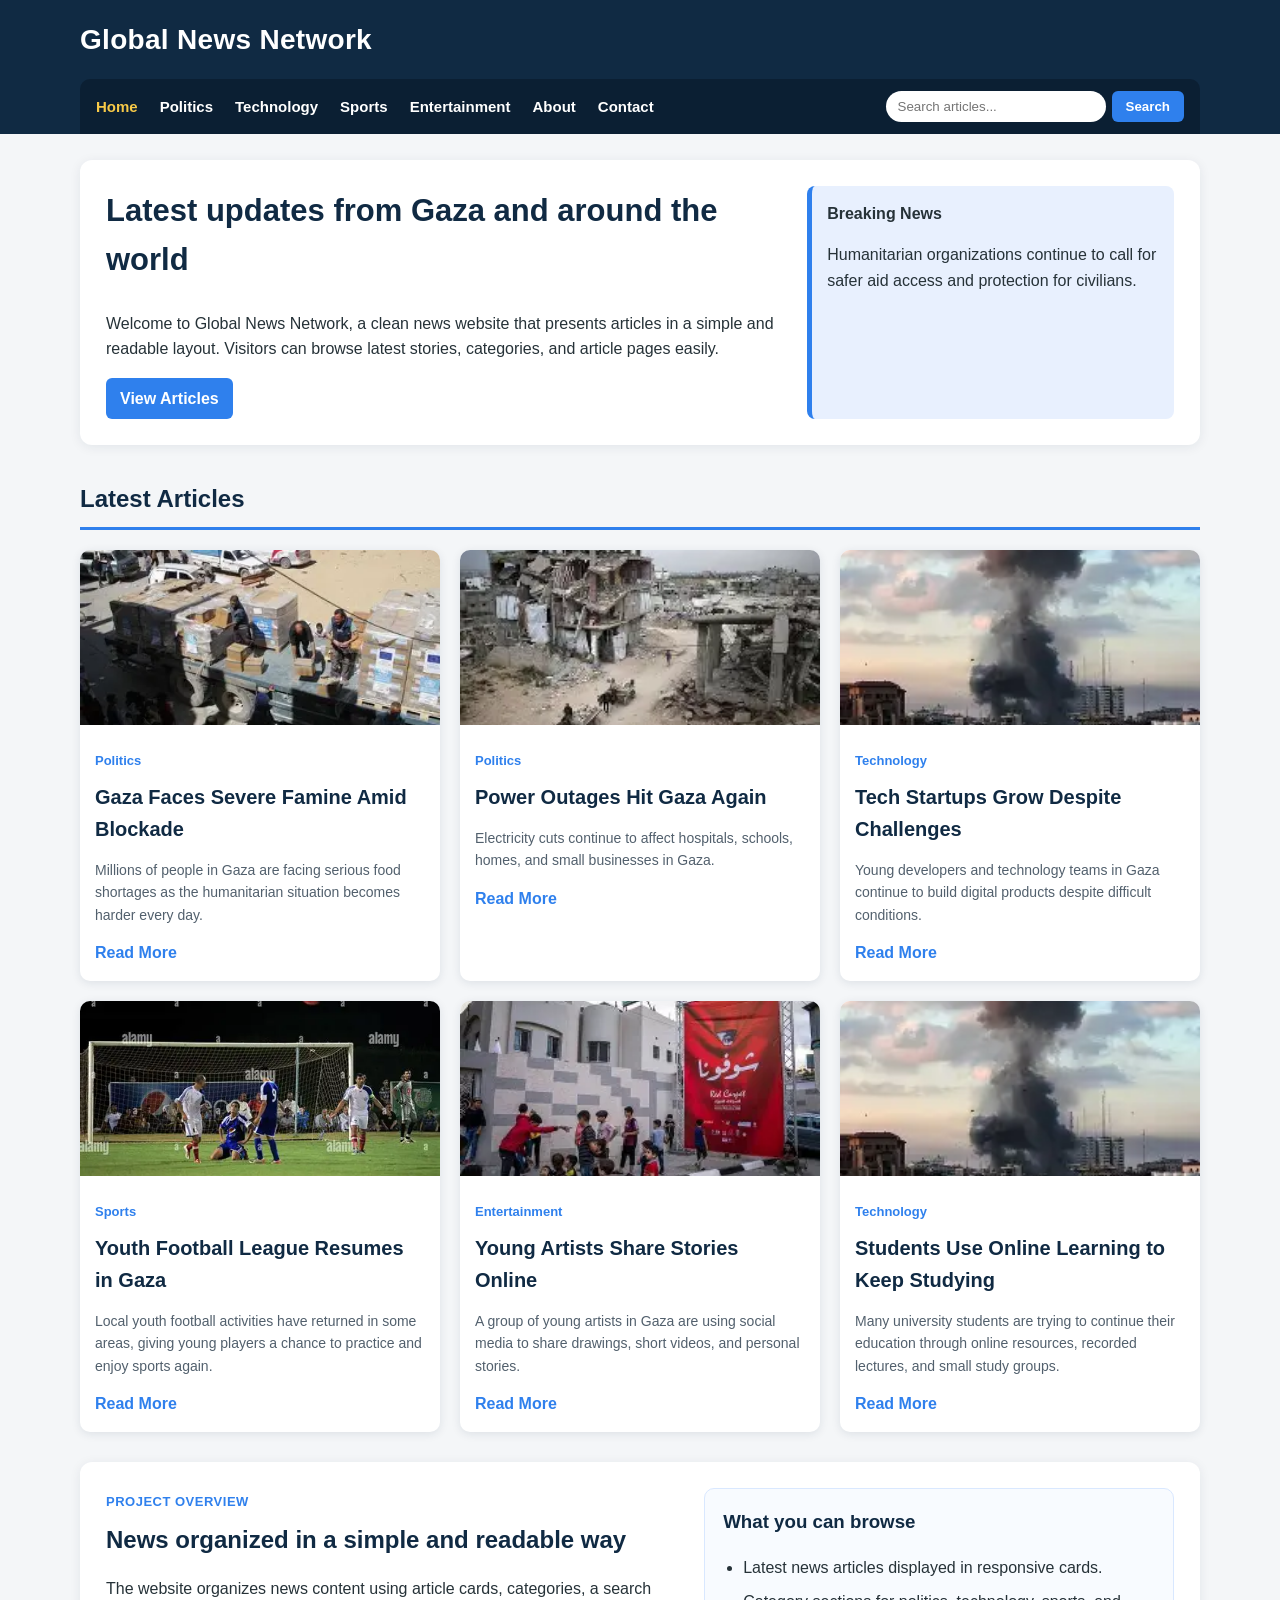
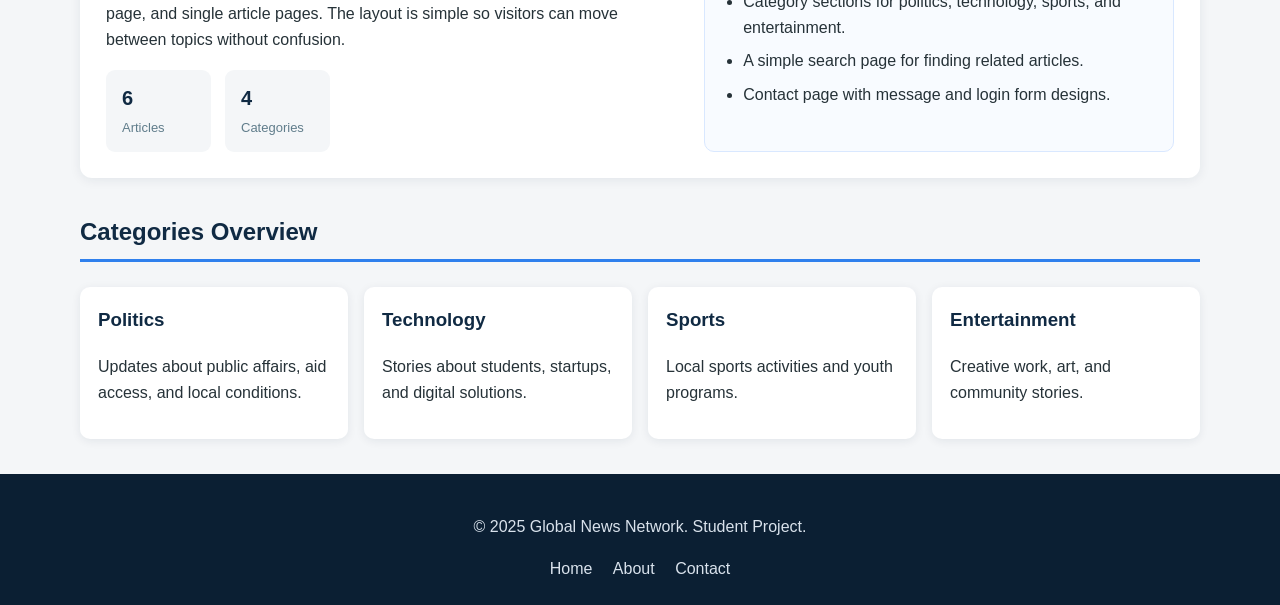
<file: E_News/index.html>
<!DOCTYPE html>
<html lang="en">
<head>
  <meta charset="UTF-8">
  <meta name="viewport" content="width=device-width, initial-scale=1.0">
  <title>Global News Network</title>
  <link rel="stylesheet" href="styles.css">
</head>
<body>
<header class="site-header">
  <div class="container">
    <div class="top-line">
      <h1 class="logo">Global News Network</h1>
    </div>
    <nav class="navbar">
      <ul class="nav-links">
        <li><a class="active" href="index.html">Home</a></li>
        <li><a href="category.html#politics">Politics</a></li>
        <li><a href="category.html#technology">Technology</a></li>
        <li><a href="category.html#sports">Sports</a></li>
        <li><a href="category.html#entertainment">Entertainment</a></li>
        <li><a class="" href="about.html">About</a></li>
        <li><a class="" href="contact.html">Contact</a></li>
      </ul>
      <form class="search-box" action="search.html" method="GET">
        <input type="text" name="q" placeholder="Search articles...">
        <button type="submit">Search</button>
      </form>
    </nav>
  </div>
</header>
<main class="container">
  <section class="hero">
    <div>
      <h2>Latest updates from Gaza and around the world</h2>
      <p>Welcome to Global News Network, a clean news website that presents articles in a simple and readable layout. Visitors can browse latest stories, categories, and article pages easily.</p>
      <a href="#latest" class="btn">View Articles</a>
    </div>
    <div class="breaking-box">
      <strong>Breaking News</strong>
      <p>Humanitarian organizations continue to call for safer aid access and protection for civilians.</p>
    </div>
  </section>

  <section id="latest">
    <h2 class="section-title">Latest Articles</h2>
    <div class="article-grid">
      <div class="news-card" data-title="gaza faces severe famine amid blockade" data-category="politics" data-text="gaza faces severe famine amid blockade politics millions of people in gaza are facing serious food shortages as the humanitarian situation becomes harder every day.">
        <img src="images/gaza_famine.jpg" alt="Gaza Faces Severe Famine Amid Blockade">
        <div class="card-body">
          <span class="category-label">Politics</span>
          <h3>Gaza Faces Severe Famine Amid Blockade</h3>
          <p>Millions of people in Gaza are facing serious food shortages as the humanitarian situation becomes harder every day.</p>
          <a class="read-more" href="article-1.html">Read More</a>
        </div>
      </div>
      <div class="news-card" data-title="power outages hit gaza again" data-category="politics" data-text="power outages hit gaza again politics electricity cuts continue to affect hospitals, schools, homes, and small businesses in gaza.">
        <img src="images/gaza_power.jpg" alt="Power Outages Hit Gaza Again">
        <div class="card-body">
          <span class="category-label">Politics</span>
          <h3>Power Outages Hit Gaza Again</h3>
          <p>Electricity cuts continue to affect hospitals, schools, homes, and small businesses in Gaza.</p>
          <a class="read-more" href="article-2.html">Read More</a>
        </div>
      </div>
      <div class="news-card" data-title="tech startups grow despite challenges" data-category="technology" data-text="tech startups grow despite challenges technology young developers and technology teams in gaza continue to build digital products despite difficult conditions.">
        <img src="images/gaza_tech.jpg" alt="Tech Startups Grow Despite Challenges">
        <div class="card-body">
          <span class="category-label">Technology</span>
          <h3>Tech Startups Grow Despite Challenges</h3>
          <p>Young developers and technology teams in Gaza continue to build digital products despite difficult conditions.</p>
          <a class="read-more" href="article-3.html">Read More</a>
        </div>
      </div>
      <div class="news-card" data-title="youth football league resumes in gaza" data-category="sports" data-text="youth football league resumes in gaza sports local youth football activities have returned in some areas, giving young players a chance to practice and enjoy sports again.">
        <img src="images/gaza_sports.jpg" alt="Youth Football League Resumes in Gaza">
        <div class="card-body">
          <span class="category-label">Sports</span>
          <h3>Youth Football League Resumes in Gaza</h3>
          <p>Local youth football activities have returned in some areas, giving young players a chance to practice and enjoy sports again.</p>
          <a class="read-more" href="article-4.html">Read More</a>
        </div>
      </div>
      <div class="news-card" data-title="young artists share stories online" data-category="entertainment" data-text="young artists share stories online entertainment a group of young artists in gaza are using social media to share drawings, short videos, and personal stories.">
        <img src="images/aza_entertainment.jpg" alt="Young Artists Share Stories Online">
        <div class="card-body">
          <span class="category-label">Entertainment</span>
          <h3>Young Artists Share Stories Online</h3>
          <p>A group of young artists in Gaza are using social media to share drawings, short videos, and personal stories.</p>
          <a class="read-more" href="article-5.html">Read More</a>
        </div>
      </div>
      <div class="news-card" data-title="students use online learning to keep studying" data-category="technology" data-text="students use online learning to keep studying technology many university students are trying to continue their education through online resources, recorded lectures, and small study groups.">
        <img src="images/gaza_tech.jpg" alt="Students Use Online Learning to Keep Studying">
        <div class="card-body">
          <span class="category-label">Technology</span>
          <h3>Students Use Online Learning to Keep Studying</h3>
          <p>Many university students are trying to continue their education through online resources, recorded lectures, and small study groups.</p>
          <a class="read-more" href="article-6.html">Read More</a>
        </div>
      </div>
    </div>
  </section>

  <section class="editor-section">
    <div class="editor-text">
      <span class="small-title">Project Overview</span>
      <h2>News organized in a simple and readable way</h2>
      <p>The website organizes news content using article cards, categories, a search page, and single article pages. The layout is simple so visitors can move between topics without confusion.</p>
      <div class="quick-stats">
        <div><strong>6</strong><span>Articles</span></div>
        <div><strong>4</strong><span>Categories</span></div>
      </div>
    </div>
    <div class="notice-list">
      <h3>What you can browse</h3>
      <ul>
        <li>Latest news articles displayed in responsive cards.</li>
        <li>Category sections for politics, technology, sports, and entertainment.</li>
        <li>A simple search page for finding related articles.</li>
        <li>Contact page with message and login form designs.</li>
      </ul>
    </div>
  </section>

  <section>
    <h2 class="section-title">Categories Overview</h2>
    <div class="info-sections">
      <div class="info-box"><h3>Politics</h3><p>Updates about public affairs, aid access, and local conditions.</p></div>
      <div class="info-box"><h3>Technology</h3><p>Stories about students, startups, and digital solutions.</p></div>
      <div class="info-box"><h3>Sports</h3><p>Local sports activities and youth programs.</p></div>
      <div class="info-box"><h3>Entertainment</h3><p>Creative work, art, and community stories.</p></div>
    </div>
  </section>
</main>
<footer class="site-footer">
  <div class="container">
    <p>&copy; 2025 Global News Network. Student Project.</p>
    <div class="footer-links">
      <a href="index.html">Home</a>
      <a href="about.html">About</a>
      <a href="contact.html">Contact</a>
    </div>
  </div>
</footer>
<button id="backToTop" class="back-to-top" title="Back to top">↑</button>
<script src="script.js"></script>
</body>
</html>
</file>
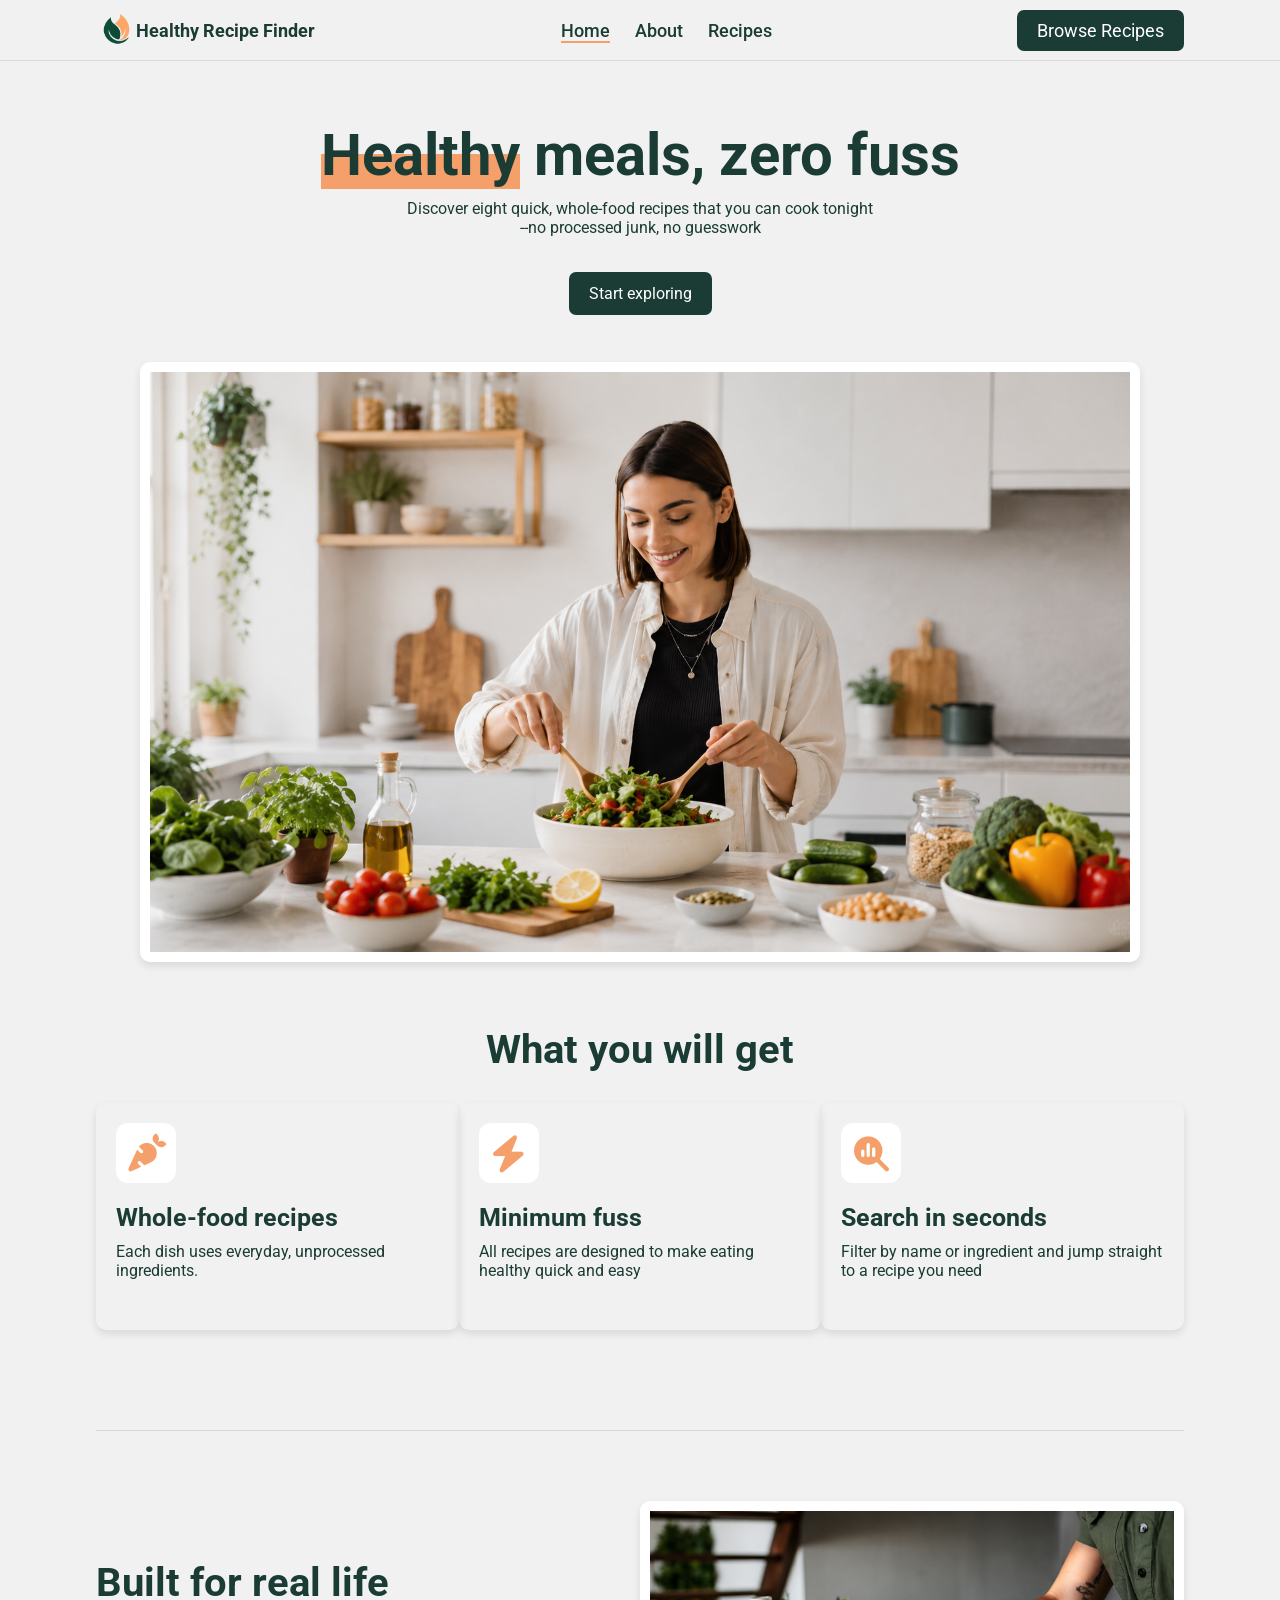
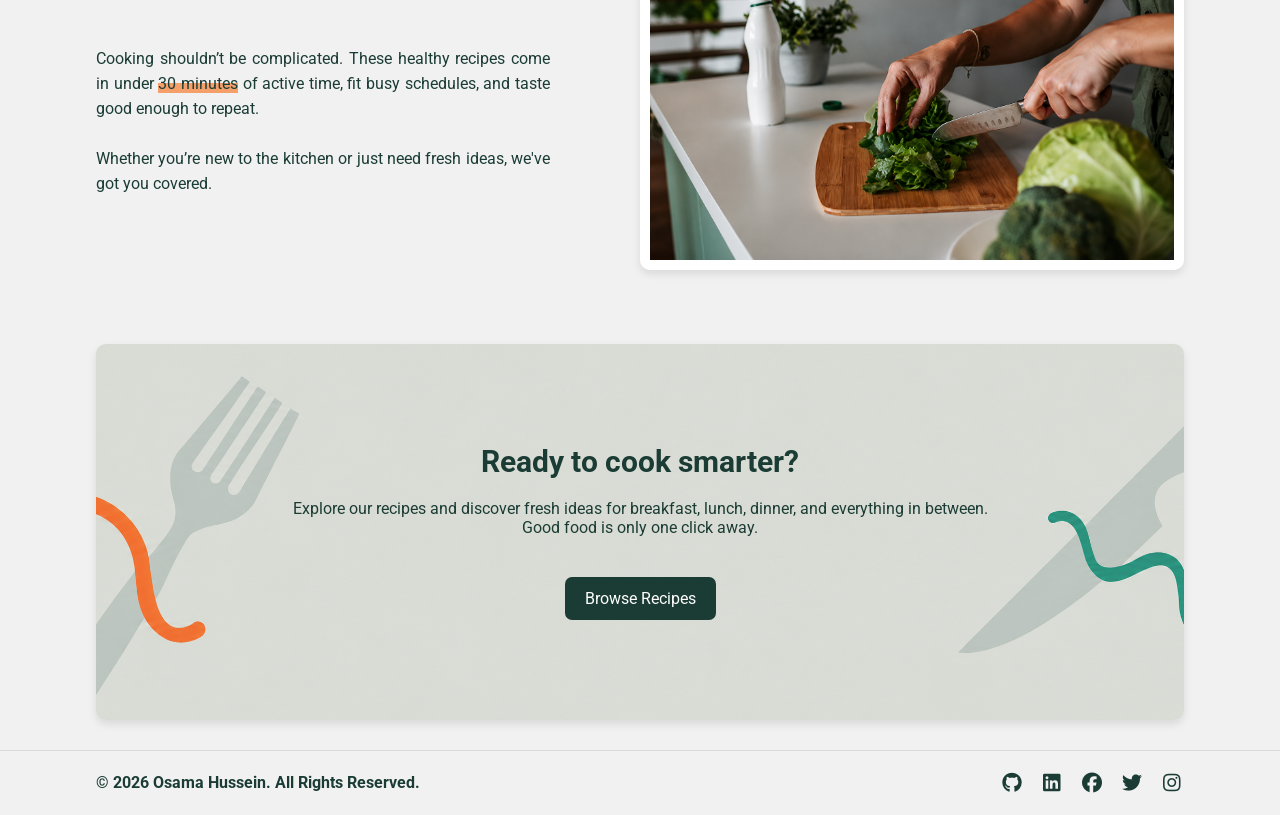
<file: Healthy Recipe/HTML/index.html>
<!doctype html>
<html lang="en">
  <head>
    <meta charset="UTF-8" />
    <meta name="viewport" content="width=device-width, initial-scale=1.0" />
    <title>Healthy Recipe</title>
    <link rel="stylesheet" href="../CSS/all.min.css" />
    <link rel="stylesheet" href="../CSS/style.css" />
  </head>
  <body>
    <header id="mainHeader">
      <div class="container">
        <div class="logo">
          <div class="left">
            <img src="../images/Logo.png " alt="Logo" />
            <h1>Healthy Recipe Finder</h1>
          </div>
          <div class="mid">
            <nav>
              <ul>
                <li><a href="#home" class="active">Home</a></li>
                <li><a href="about.html">About</a></li>
                <li><a href="recipes.html">Recipes</a></li>
              </ul>
            </nav>
          </div>
          <div class="right">
            <a href="../HTML/recipes.html">Browse Recipes</a>
          </div>
        </div>
      </div>
    </header>
    <main>
      <section id="hero">
        <div class="container">
          <h1><span>Healthy</span> meals, zero fuss</h1>
          <p>
            Discover eight quick, whole-food recipes that you can cook
            tonight<br />
            --no processed junk, no guesswork
          </p>
          <div class="btn"><a href="../HTML/recipes.html">Start exploring</a></div>
          <div><img src="../images/Main.png" alt="Cooking" /></div>
        </div>
      </section>

      <section id="getMain">
        <h2>What you will get</h2>
        <div class="container">
          <div class="get">
            <div class="whatGet">
              <i class="fa-solid fa-carrot"></i>
              <h3>Whole-food recipes</h3>
              <p>Each dish uses everyday, unprocessed ingredients.</p>
            </div>
            <div class="whatGet">
              <i class="fa-solid fa-bolt"></i>
              <h3>Minimum fuss</h3>
              <p>
                All recipes are designed to make eating healthy quick and easy
              </p>
            </div>
            <div class="whatGet">
              <i class="fa-solid fa-magnifying-glass-chart"></i>
              <h3>Search in seconds</h3>
              <p>
                Filter by name or ingredient and jump straight to a recipe you
                need
              </p>
            </div>
          </div>
        </div>
      </section>

      <section id="built">
        <div class="container">
          <div class="built">
            <div class="left">
              <h2>Built for real life</h2>
              <p>
                Cooking shouldn’t be complicated. These healthy recipes come in under <span>30 minutes</span> of active time, fit busy schedules, and taste good enough to repeat. <br><br> Whether you’re new to the kitchen or just need fresh ideas, we've got you covered.
              </p>
            </div>
            <div class="right">
              <img src="../images/built.png" alt="" />
            </div>
          </div>
        </div>
      </section>

      <section id="ready">
        <div class="container">
          <div>
          <h3>Ready to cook smarter?</h3>
          <p>Explore our recipes and discover fresh ideas for breakfast, lunch,
            dinner, and everything in between. <br> Good food is only one click away.</p>
          <a href="../HTML/recipes.html" class="btn">Browse Recipes</a>
        </div>
        </div>
      </section>
    </main>

    <footer>
      <div class="container">
        <p>&copy; 2026 <span>Osama</span> Hussein. All Rights Reserved.</p>
        <div class="social-links">
          <a href="#"><i class="fa-brands fa-github"></i></a>
          <a href="#"><i class="fa-brands fa-linkedin"></i></a>
          <a href="#"><i class="fa-brands fa-facebook"></i></a>
          <a href="#"><i class="fa-brands fa-twitter"></i></a>
          <a href="#"><i class="fa-brands fa-instagram"></i></a>
        </div>
      </div>
    </footer>
  </body>
</html>
</file>
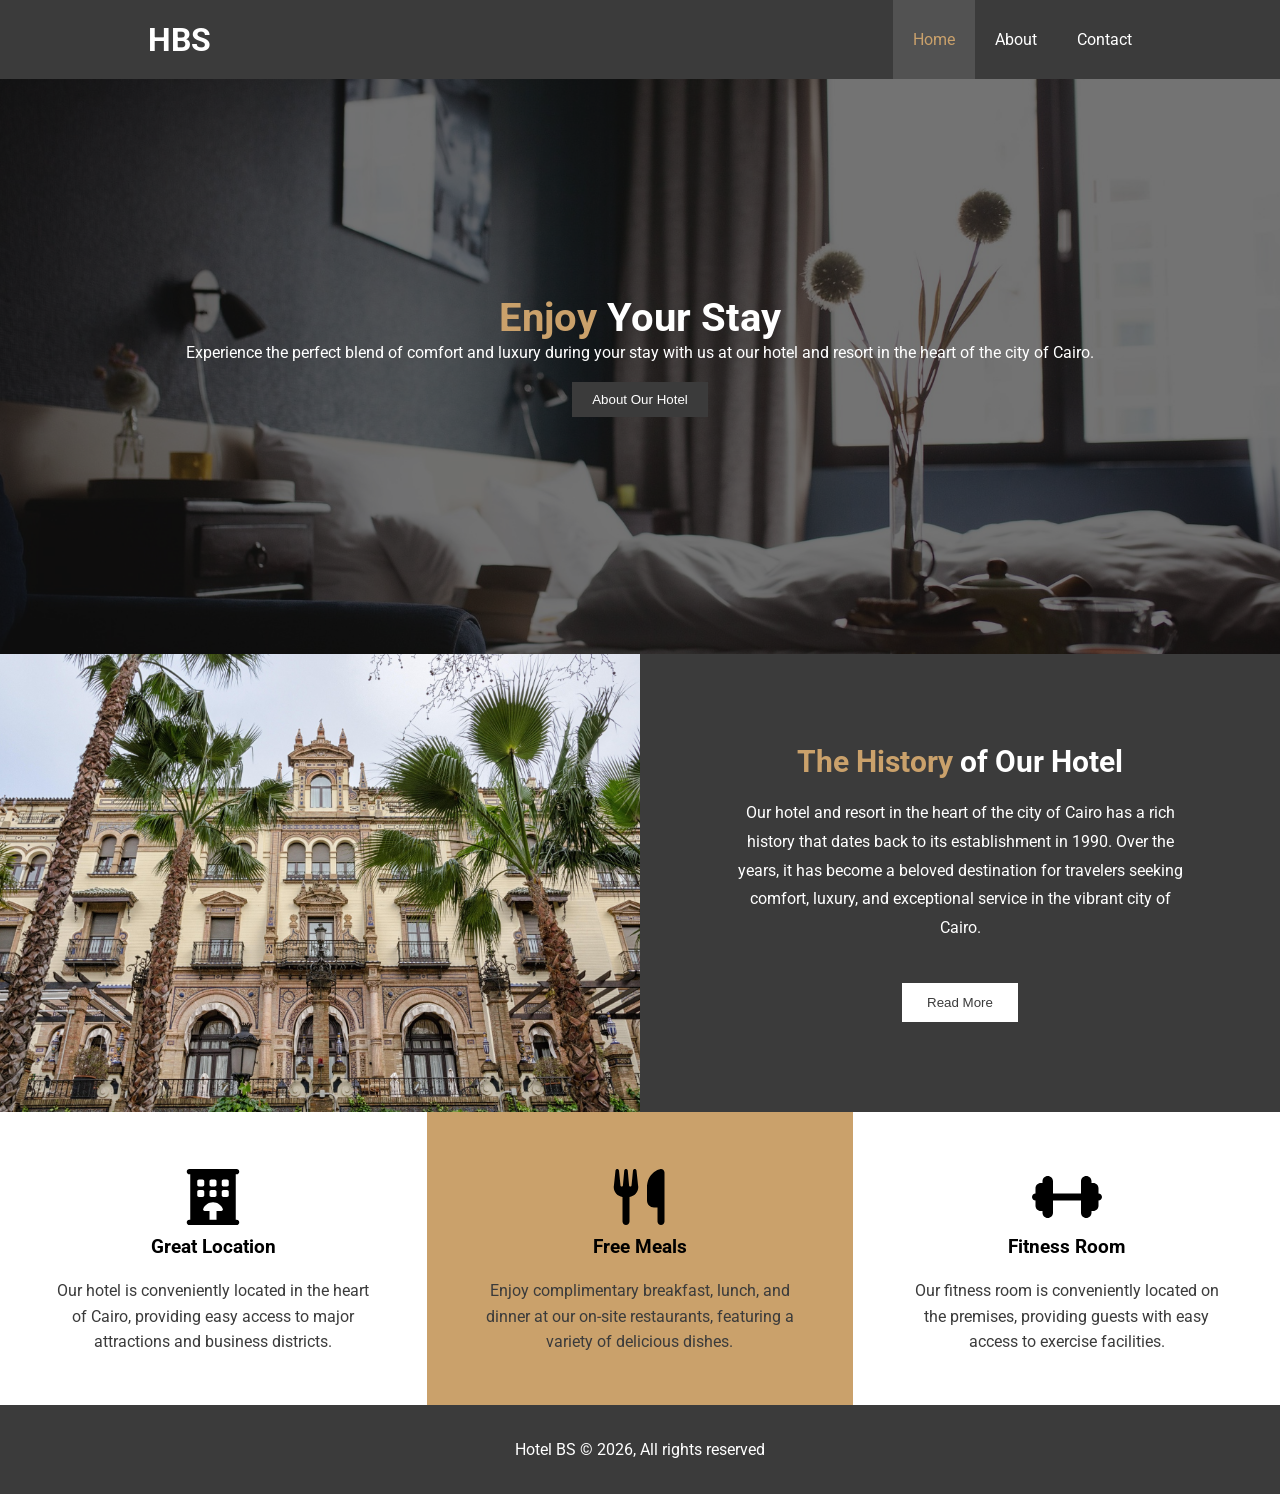
<file: Hotel/HTML/index.html>
<!doctype html>
<html lang="en">
  <head>
    <meta charset="UTF-8" />
    <meta name="viewport" content="width=device-width, initial-scale=1.0" />
    <meta name="description" content="Welcome to HBS Hotel - your perfect place for comfort and relaxation. Discover modern rooms, great service, and an unforgettable stay. Book now!">
    <meta name="keywords" content="hotel, luxury hotel, booking, rooms, resort, travel">
    <meta name="author" content="HBS Hotel">
    <title>Home Page</title>
    <link rel="stylesheet" href="../CSS/style.css" />
  </head>
  <body>
    <header>
      <div class="container">
      <div class="ldiv">
        <h1>HBS</h1>
      </div>
      <div class="rdiv">
        <ul class="menu">
          <li><a href="#" class="active">Home</a></li>
          <li><a href="about.html">About</a></li>
          <li><a href="contact.html">Contact</a></li>
        </ul>
      </div>
      </div>
    </header>
    <main>
      <section id="hero">
        <div class="container">
        <h2 class="title"><span>Enjoy</span> Your Stay</h2>
        <p class="description">Experience the perfect blend of comfort and luxury during your stay with us at our hotel and resort in the heart of the city of Cairo.</p>
        <button class="btn"><a href="../HTML/about.html">About Our Hotel</a></button>
        </div>
      </section>

      <section id="history">
         <div class="ldiv">
          <img src="../images/usa-reiseblogger-architecture-3304208_1920.jpg" alt="Our Hotel" />
         </div>
         <div class="rdiv">
          <h2 class="title1"><span>The History</span> of Our Hotel</h2>
          <p class="description1">Our hotel and resort in the heart of the city of Cairo has a rich history that dates back to its establishment in 1990. Over the years, it has become a beloved destination for travelers seeking comfort, luxury, and exceptional service in the vibrant city of Cairo.</p>
          <button class="btn"><a href="../HTML/about.html">Read More</a></button>
         </div>
      </section>

      <section id ="features">
        <div class="ldiv">
          <img src="../images/hotel-solid-full.svg" alt="Location">
          <h3>Great Location</h3>
          <p>Our hotel is conveniently located in the heart of Cairo, providing easy access to major attractions and business districts.</p>
        </div>
        <div class="mdiv">
          <img src="../images/utensils-solid-full.svg" alt="Meals">
          <h3>Free Meals</h3>
          <p>Enjoy complimentary breakfast, lunch, and dinner at our on-site restaurants, featuring a variety of delicious dishes.</p>
        </div>
        <div class="rdiv">
          <img src="../images/dumbbell-solid-full.svg" alt="Fitness">
          <h3>Fitness Room</h3>
          <p>Our fitness room is conveniently located on the premises, providing guests with easy access to exercise facilities.</p>
        </div>
      </section>

    </main>
    <footer>
      <p> Hotel BS &copy; 2026, All rights reserved</p>
    </footer>
    <script src="../JS/script.js"></script>
  </body>
</html>
</file>
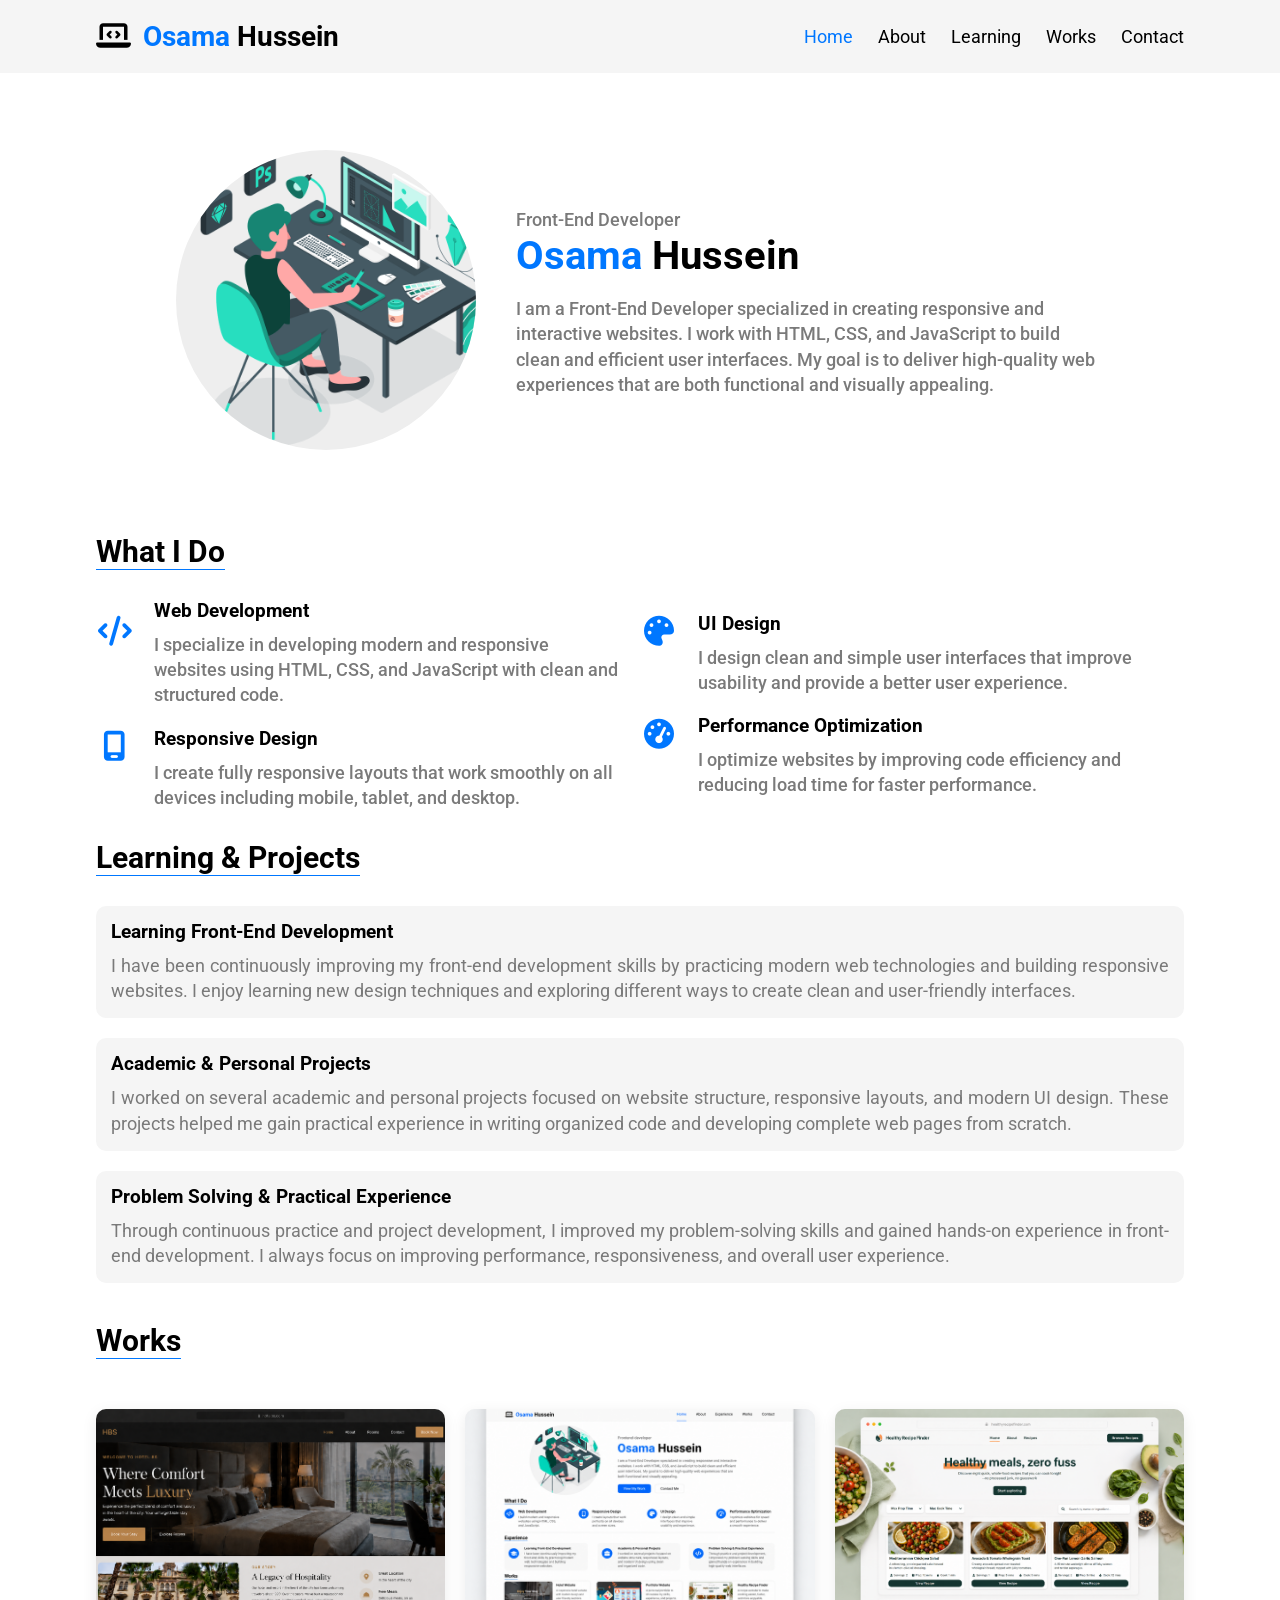
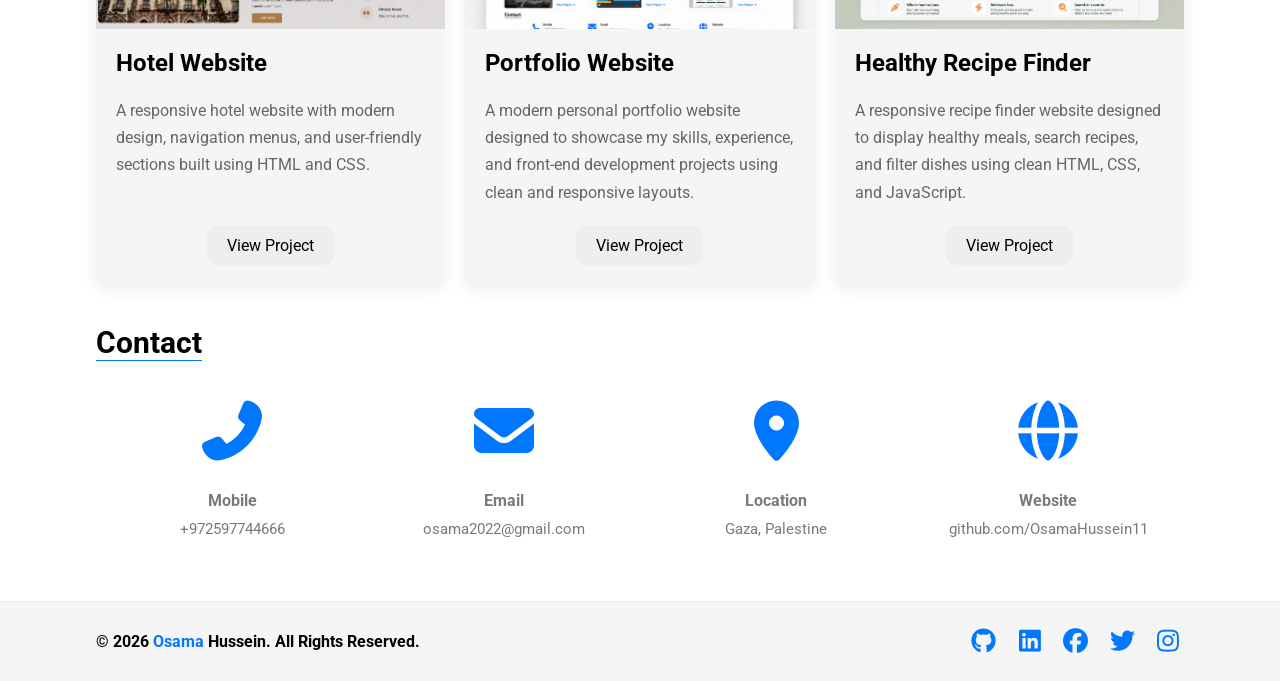
<file: Portfolio/HTML/index.html>
<!doctype html>
<html lang="en">
  <head>
    <meta charset="UTF-8" />
    <meta name="viewport" content="width=device-width, initial-scale=1.0" />
    <title>Portfolio</title>
    <link rel="stylesheet" href="../CSS/all.min.css" />
    <link rel="stylesheet" href="../CSS/style.css" />
  </head>
  <body>
    <header id="mainHeader">
      <div class="container">
        <div class="ldiv">
          <h1>
            <i class="fa-solid fa-laptop-code"></i> <span>Osama</span> Hussein
          </h1>
        </div>
        <div class="rdiv">
          <nav>
            <ul>
              <li><a href="#home">Home</a></li>
              <li><a href="#whatIDo">About</a></li>
              <li><a href="#experience">Learning</a></li>
              <li><a href="#works">Works</a></li>
              <li><a href="#contact">Contact</a></li>
            </ul>
          </nav>
        </div>
      </div>
    </header>
    <main>
      <section id="home">
        <div class="container">
          <div class="ldiv">
            <img
              src="../images/wellit-web-development-8734249_1920.png"
              alt="Web-Development"
            />
          </div>
          <div class="rdiv">
            <p>Front-End Developer</p>
            <h1><span>Osama</span> Hussein</h1>
            <p>
              I am a Front-End Developer specialized in creating responsive and
              interactive websites. I work with HTML, CSS, and JavaScript to
              build clean and efficient user interfaces. My goal is to deliver
              high-quality web experiences that are both functional and visually
              appealing.
            </p>
          </div>
        </div>
      </section>
      <section id="about">
        <div class="container">
          <h2 id="whatIDo">What I Do</h2>
          <div class="hero2">
            <div class="ldiv">
              <div class="skill">
                <div><i class="fa-solid fa-code"></i></div>
                <div class="content">
                  <h3>Web Development</h3>
                  <p>
                    I specialize in developing modern and responsive websites
                    using HTML, CSS, and JavaScript with clean and structured
                    code.
                  </p>
                </div>
              </div>

              <div class="skill">
                <div><i class="fa-solid fa-mobile-screen"></i></div>
                <div class="content">
                  <h3>Responsive Design</h3>
                  <p>
                    I create fully responsive layouts that work smoothly on all
                    devices including mobile, tablet, and desktop.
                  </p>
                </div>
              </div>
            </div>
            <div class="rdiv">
              <div class="skill">
                <div><i class="fa-solid fa-palette"></i></div>
                <div class="content">
                  <h3>UI Design</h3>
                  <p>
                    I design clean and simple user interfaces that improve
                    usability and provide a better user experience.
                  </p>
                </div>
              </div>

              <div class="skill">
                <div><i class="fa-solid fa-gauge-high"></i></div>
                <div class="content">
                  <h3>Performance Optimization</h3>
                  <p>
                    I optimize websites by improving code efficiency and
                    reducing load time for faster performance.
                  </p>
                </div>
              </div>
            </div>
          </div>
        </div>
      </section>

      <section id="experience">
        <div class="container">
          <h2>Learning & Projects</h2>

          <div class="exp">
            <h3>Learning Front-End Development</h3>
            <p>
              I have been continuously improving my front-end development skills
              by practicing modern web technologies and building responsive
              websites. I enjoy learning new design techniques and exploring
              different ways to create clean and user-friendly interfaces.
            </p>
          </div>

          <div class="exp">
            <h3>Academic & Personal Projects</h3>
            <p>
              I worked on several academic and personal projects focused on
              website structure, responsive layouts, and modern UI design. These
              projects helped me gain practical experience in writing organized
              code and developing complete web pages from scratch.
            </p>
          </div>

          <div class="exp">
            <h3>Problem Solving & Practical Experience</h3>
            <p>
              Through continuous practice and project development, I improved my
              problem-solving skills and gained hands-on experience in front-end
              development. I always focus on improving performance,
              responsiveness, and overall user experience.
            </p>
          </div>
        </div>
      </section>

      <section id="works">
        <div class="container">
          <h2>Works</h2>
          <div class="cards">
            <div class="card">
              <img src="../images/Hotel.png" alt="" />
              <h3>Hotel Website</h3>
              <p>
                A responsive hotel website with modern design, navigation menus,
                and user-friendly sections built using HTML and CSS.
              </p>
              <a href="#">View Project</a>
            </div>
            <div class="card">
              <img
                src="../images/cv.png" alt="Portfolio Website"/>
              <h3>Portfolio Website</h3>
              <p>
                A modern personal portfolio website designed to showcase my
                skills, experience, and front-end development projects using
                clean and responsive layouts.
              </p>
              <a href="#">View Project</a>
            </div>
            <div class="card">
              <img src="../images/Food.png" alt="Healthy Recipe Finder" />
              <h3>Healthy Recipe Finder</h3>
              <p>
                A responsive recipe finder website designed to display healthy meals,
                search recipes, and filter dishes using clean HTML, CSS, and JavaScript.
              </p>
              <a href="#">View Project</a>
            </div>
          </div>
        </div>
      </section>

      <section id="contact">
        <div class="container">
          <h2>Contact</h2>
          <div class="connect">
            <div>
              <i class="fa-solid fa-phone-flip"></i>
              <h4>Mobile</h4>
              <p>+972597744666</p>
            </div>
            <div>
              <i class="fa-solid fa-envelope"></i>
              <h4>Email</h4>
              <p>osama2022@gmail.com</p>
            </div>
            <div>
              <i class="fa-solid fa-location-dot"></i>
              <h4>Location</h4>
              <p>Gaza, Palestine</p>
            </div>
            <div>
              <i class="fa-solid fa-globe"></i>
              <h4>Website</h4>
              <p>github.com/OsamaHussein11</p>
            </div>
          </div>
        </div>
      </section>
    </main>
    <footer id="footer">
      <div class="container">
        <p>&copy; 2026 <span>Osama</span> Hussein. All Rights Reserved.</p>
        <div class="social-links">
          <a href="#"><i class="fa-brands fa-github"></i></a>
          <a href="#"><i class="fa-brands fa-linkedin"></i></a>
          <a href="#"><i class="fa-brands fa-facebook"></i></a>
          <a href="#"><i class="fa-brands fa-twitter"></i></a>
          <a href="#"><i class="fa-brands fa-instagram"></i></a>
        </div>
      </div>
    </footer>
    <script src="../JS/script.js"></script>
  </body>
</html>
</file>
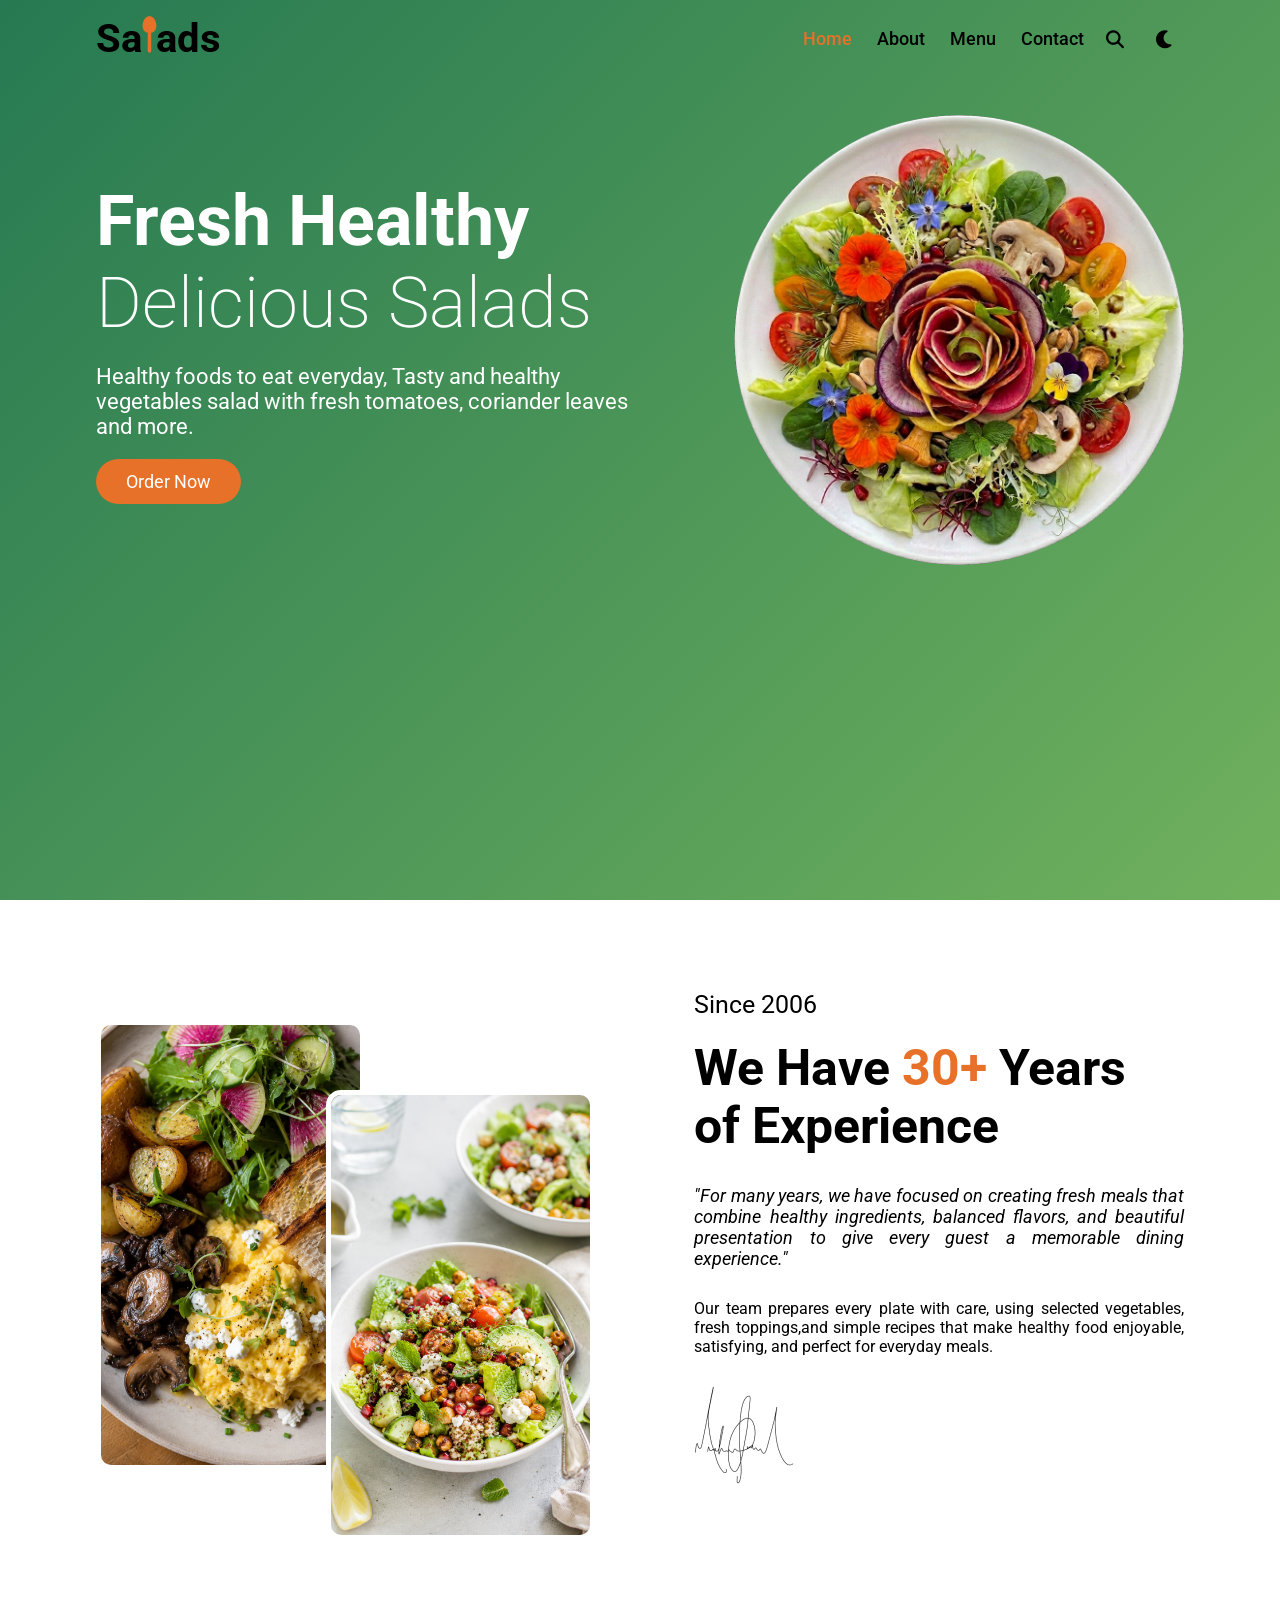
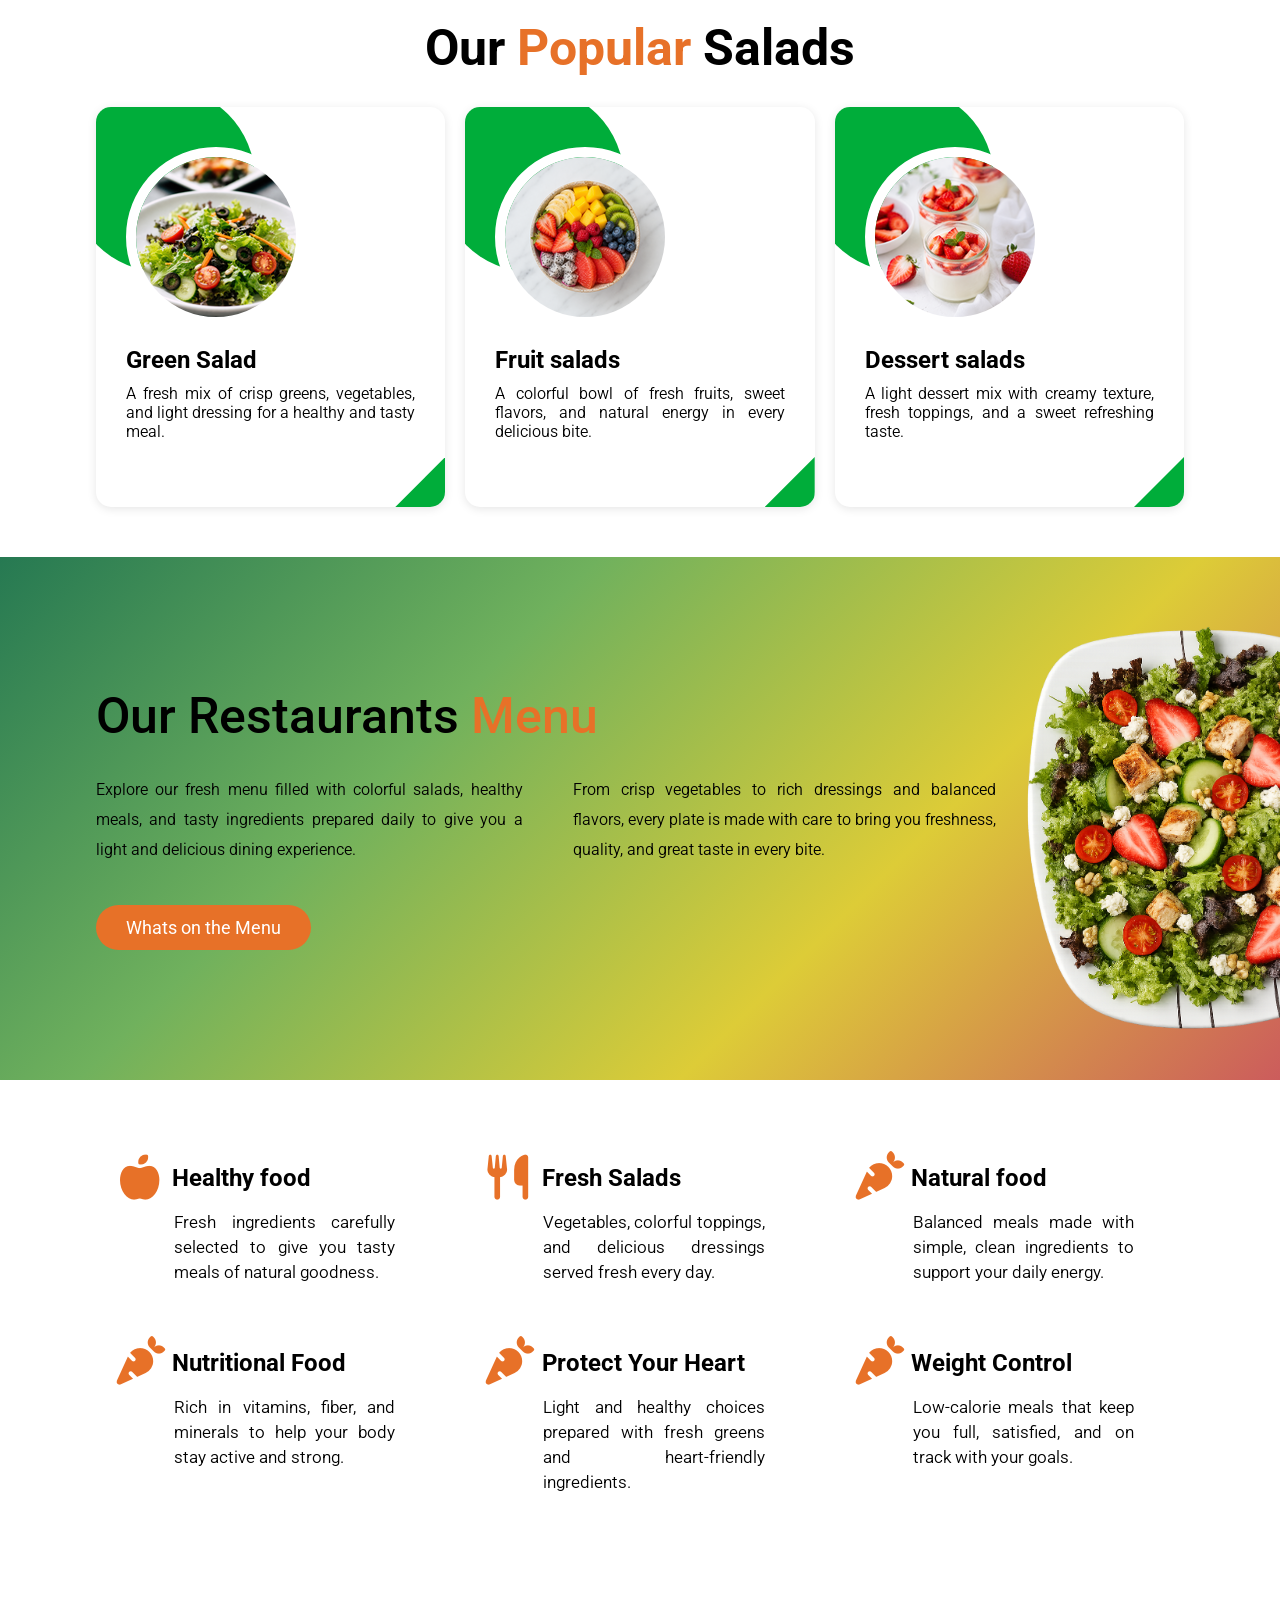
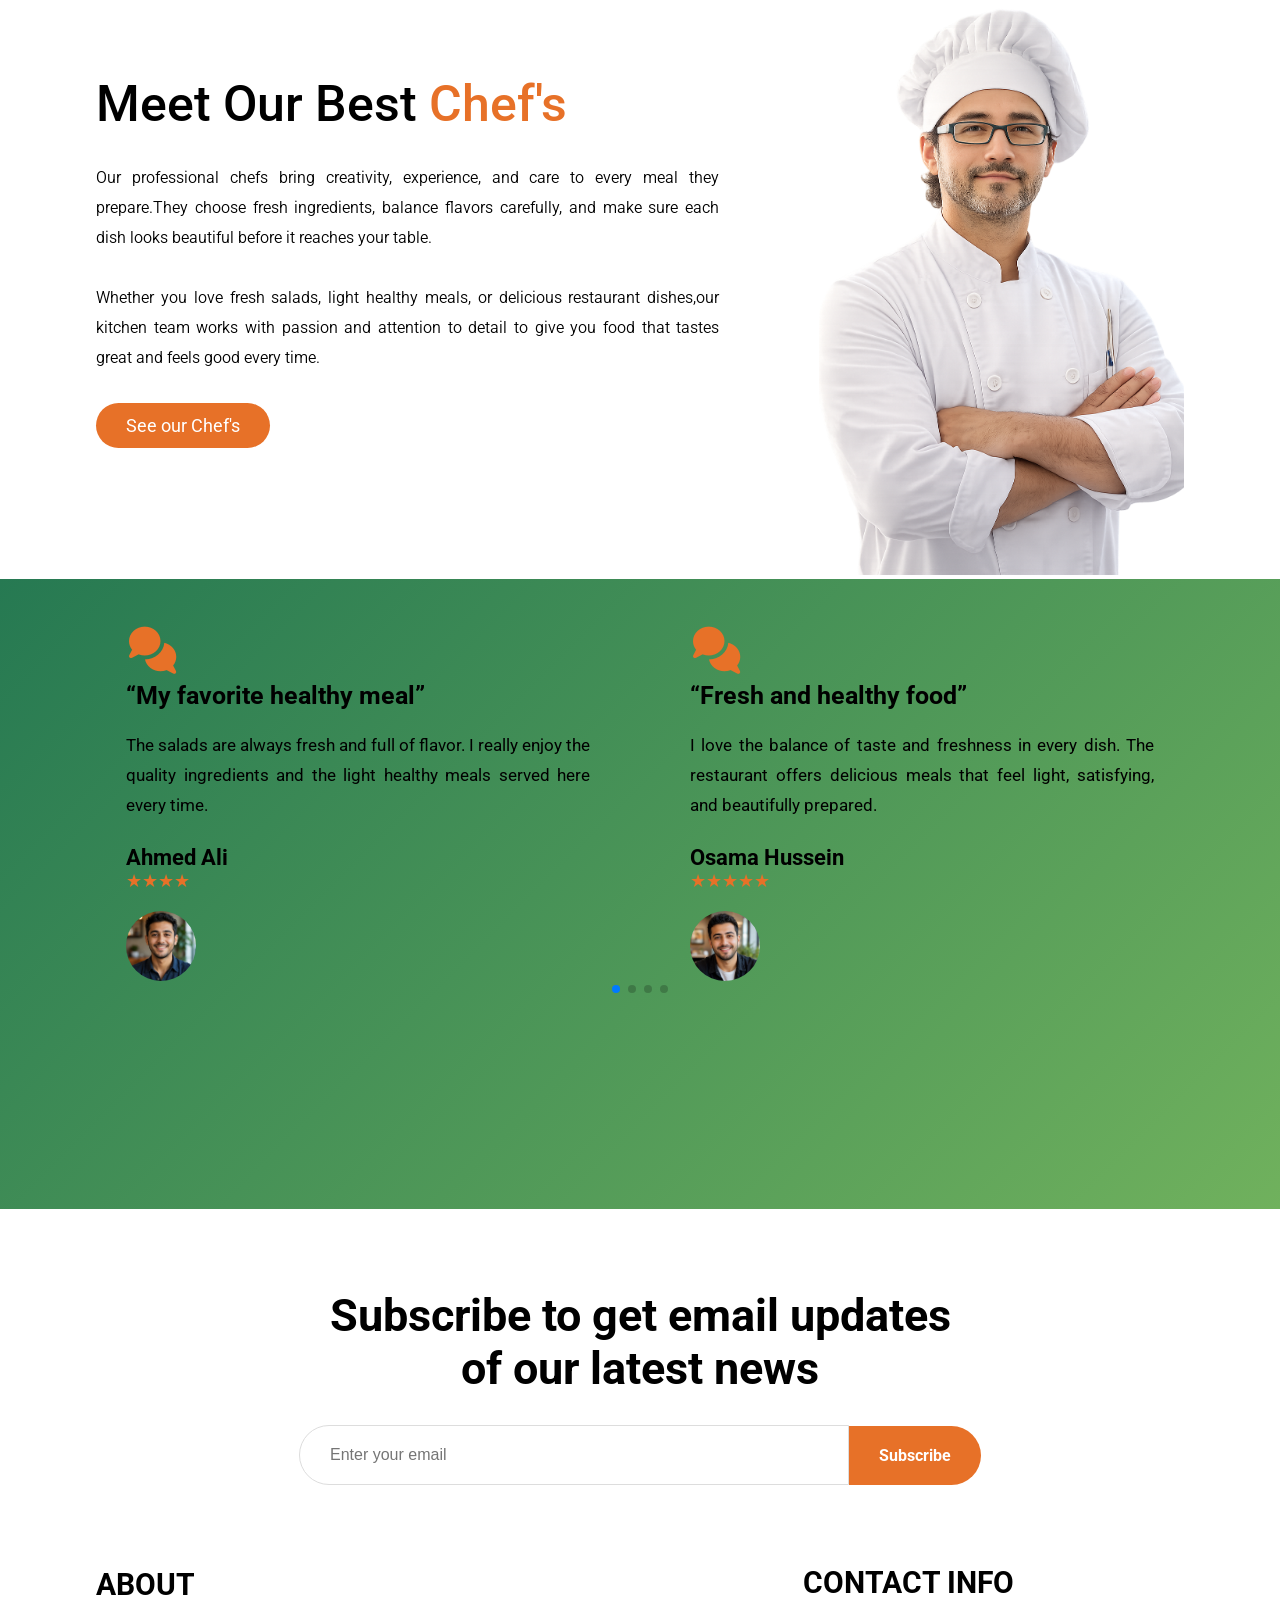
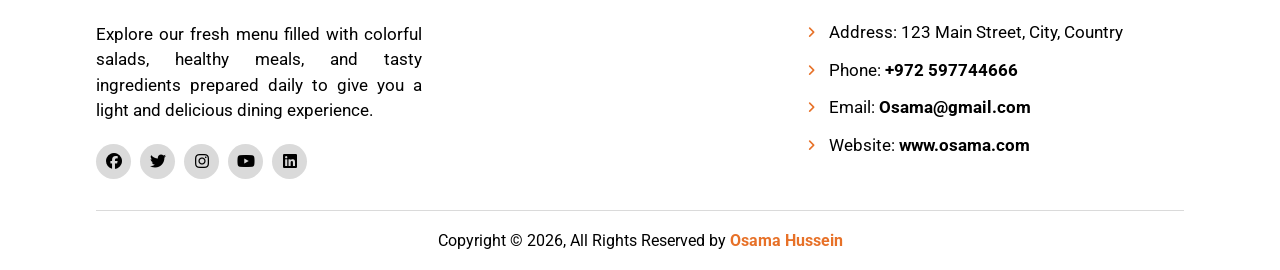
<file: salads/HTML/index.html>
<!doctype html>
<html lang="en">
  <head>
    <meta charset="UTF-8" />
    <meta name="viewport" content="width=device-width, initial-scale=1.0" />
    <title>Home</title>
    <link rel="stylesheet" href="https://cdn.jsdelivr.net/npm/swiper@11/swiper-bundle.min.css"/>
    <link rel="stylesheet" href="../CSS/all.min.css"/>
    <link rel="stylesheet" href="../CSS/style.css"/>
  </head>
  <body>
    <div class="hero-wrapper">
    <header id="mainHeader">
      <div class="container">
        <div class="logo">
          <div class="left">
            <h1><a href="#home"><span>Sa</span><i class="fas fa-utensil-spoon"></i><span class="span">ads</span></a></h1>
          </div>
          <div class="right">
             <nav>
              <ul>
                <li><a href="#" class="active" style="color: #e77128;">Home</a></li>
                <li><a href="about.html">About</a></li>
                <li><a href="menu.html">Menu</a></li>
                <li><a href="contact.html">Contact</a></li>
              </ul>
            </nav>
              <i class="fa-solid fa-magnifying-glass open-search"></i>

          <div class="overlay"></div>

            <div class="search-box">
               <span class="close-search">×</span>
               <input type="text" placeholder="Enter Keyword..." />
            <button class="search-btn">
                <i class="fa-solid fa-magnifying-glass"></i>
             </button>
            </div>
            <button id="themeToggle" class="theme-toggle">
              <i class="fa-solid fa-moon"></i>
            </button>
          </div>
        </div>
      </div>
    </header>

    <main>
      <section id="hero">
        <div class="container">
          <div class="hero">
          <div class="hero-text">
            <h2>Fresh Healthy</h2>
            <h3>Delicious Salads</h3>
            <p>Healthy foods to eat everyday, Tasty and healthy vegetables salad with fresh tomatoes, coriander leaves and more.</p>
            <a href="">Order Now</a>
          </div>
          <div class="hero-img">
            <img src="../images/main.png" alt="">
          </div>
          </div>
        </div>
      </section>

      </div>

        <section id="info">
          <div class="container">
           
            <div class="images">
          <img src="../images/img1.png" alt="" class="img1"> 
          <img src="../images/img2.png" alt="" class="img2">
          </div>
          <div class="info-text">
            <p class="p1">Since 2006</p>
            <h2>We Have <span>30+</span> Years of Experience</h2>
            <p class="p2"> "For many years, we have focused on creating fresh meals that combine healthy ingredients, balanced flavors, and beautiful presentation to give every guest a memorable dining experience."</p>
            <p class="p3">Our team prepares every plate with care, using selected vegetables, fresh toppings,and simple recipes that make healthy food enjoyable, satisfying, and perfect for everyday meals.</p>
            <img src="../images/sign.png" alt="">
         
          </div>
          </div>
        </section>

        <section id="sal">
          <div class="container">
            <div class="sal-text">
              <h2>Our <span>Popular</span> Salads</h2>
            </div>
            <div class="cards">
              <div class="card">
                <img src="../images/sal1.png" alt="">
                <h3>Green Salad</h3>
                <p>A fresh mix of crisp greens, vegetables, and light dressing for a healthy and tasty meal.</p>
              </div>
              <div class="card">
                <img src="../images/sal2.png" alt="">
                <h3>Fruit salads</h3>
                <p>A colorful bowl of fresh fruits, sweet flavors, and natural energy in every delicious bite.</p>
              </div>
              <div class="card">
                <img src="../images/sal3.png" alt="">
                <h3>Dessert salads</h3>
                <p> A light dessert mix with creamy texture, fresh toppings, and a sweet refreshing taste.</p>
              </div>
            </div>
          </div>
        </section>
        
        <section id="menu">
          <div class="container">      
              <h2>Our Restaurants <span>Menu</span></h2>
              <div class="line">
              <p>  Explore our fresh menu filled with colorful salads, healthy meals, and tasty ingredients prepared daily to give you a light and delicious dining experience.</p>
              <p>From crisp vegetables to rich dressings and balanced flavors, every plate is made with care to bring you freshness, quality, and great taste in every bite.</p>
              </div>
              <a href="">Whats on the Menu</a>
          </div>
        </section>

        <section id="prob">
          <div class="container">
            <div class="prob">

              <div class="card">
                <div class="iconText">
                <i class="fa-solid fa-apple-whole"></i>
                <h2>Healthy food</h2>
                </div>
                 <p>Fresh ingredients carefully selected to give you tasty meals of natural goodness.</p>
              </div>  

              <div class="card">
                <div class="iconText">
                <i class="fa-solid fa-utensils"></i>
                <h2>Fresh Salads</h2>
                </div>
                <p>Vegetables, colorful toppings, and delicious dressings served fresh every day.</p>
              </div>  
              <div class="card">
                <div class="iconText">
                <i class="fa-solid fa-carrot"></i>
                <h2>Natural food</h2>
                </div>
                <p>Balanced meals made with simple, clean ingredients to support your daily energy.</p>
              </div>

              <div class="card">
                <div class="iconText">
                <i class="fa-solid fa-carrot"></i>
                <h2>Nutritional Food</h2>
                </div>
                <p>Rich in vitamins, fiber, and minerals to help your body stay active and strong.</p>
              </div>

              <div class="card">
                <div class="iconText">
                <i class="fa-solid fa-carrot"></i>
                <h2>Protect Your Heart</h2>
                </div>
                <p>Light and healthy choices prepared with fresh greens and heart-friendly ingredients.</p>
              </div>

              <div class="card">
                <div class="iconText">
                <i class="fa-solid fa-carrot"></i>
                <h2>Weight Control</h2>
                </div>
                <p>Low-calorie meals that keep you full, satisfied, and on track with your goals.</p>
              </div>
            </div>
          </div>
        </section>

        <section id="meet">
          <div class="container">
            <div class="meets">

            
              <div class="meet">
              <h2>Meet Our Best <span> Chef's</span></h2>
              <p>  Our professional chefs bring creativity, experience, and care to every meal they prepare.They choose fresh ingredients, balance flavors carefully, and make sure each dish looks beautiful before it reaches your table.</p>
              <p>Whether you love fresh salads, light healthy meals, or delicious restaurant dishes,our kitchen team works with passion and attention to detail to give you food that tastes great and feels good every time.</p>
              <a href="">See our Chef's</a>
              </div>
              
              <div class="chef">
                <img src="../images/chef.png" alt="">
              </div>
              </div>
          </div>

        </section>

        <section id="testimonials">
          <div class="container">
             <div class="swiper mySwiper">
                <div class="swiper-wrapper">

      <div class="swiper-slide">
        <div class="review">
          <i class="fa-solid fa-comments quote"></i>
          <h3>“My favorite healthy meal”</h3>
          <p>The salads are always fresh and full of flavor. I really enjoy the quality ingredients and the light healthy meals served here every time.
          </p>
          <h4>Ahmed Ali</h4>
          <div class="stars">
            ★★★★
          </div>
          <img src="../images/p1.png" alt="">
        </div>
      </div>

      <div class="swiper-slide">
        <div class="review">
          <i class="fa-solid fa-comments quote"></i>
          <h3>“Fresh and healthy food”</h3>
          <p>I love the balance of taste and freshness in every dish. The restaurant
            offers delicious meals that feel light, satisfying, and beautifully prepared.</p>
          <h4>Osama Hussein</h4>
          <div class="stars">
            ★★★★★
          </div>
          <img src="../images/p2.png" alt="">
        </div>
      </div>

      <div class="swiper-slide">
        <div class="review">
          <i class="fa-solid fa-comments quote"></i>
          <h3>“Best salads in town”</h3>
          <p>Every visit is a great experience. The vegetables are crisp, the flavors
            are rich, and the service makes the whole meal even more enjoyable.</p>
          <h4>Michael Brown</h4>
          <div class="stars">
            ★★★★
          </div>
          <img src="../images/p3.png" alt="">
        </div>
      </div>

      <div class="swiper-slide">
        <div class="review">
          <i class="fa-solid fa-comments quote"></i>
          <h3>“A perfect healthy choice”</h3>
          <p>This restaurant makes healthy food feel delicious and satisfying. The salads are colorful, light, and full of fresh flavors that I always enjoy.</p>
          <h4>Maria Smith</h4>
          <div class="stars">
            ★★★★★
          </div>
          <img src="../images/p4.png" alt="">
        </div>
      </div>

    </div>

    <div class="swiper-pagination"></div>
  </div>
  </div>
        </section>

      <section id="subscribe">
        <div class="container">
          <h2>Subscribe to get email updates <br> of our latest news</h2>
          <label class="subscribe-form"></label>
         <div class="subscribe-form">
             <input type="email" name="email" id="email" placeholder="Enter your email">
             <a href="#">Subscribe</a>
         </div>
       </div>
      </section>
     </main>
      <footer>
        <section id="footer">
          <div class="container">
            <div class="footer1">
            <div class="about">
              <h2>ABOUT</h2>
              <P>Explore our fresh menu filled with colorful salads, healthy meals, and tasty ingredients prepared daily to give you a light and delicious dining experience.</P>
              <div class="icon">
                <a href="https://www.facebook.com"><i class="fa-brands fa-facebook"></i></a>
                <a href="https://www.twitter.com"><i class="fa-brands fa-twitter"></i></a>
                <a href="https://www.instagram.com"><i class="fa-brands fa-instagram"></i></a>
                <a href="https://www.youtube.com"><i class="fa-brands fa-youtube"></i></a>
                <a href="https://www.linkedin.com"><i class="fa-brands fa-linkedin"></i></a>
              </div>
            </div>
            <div class="contact">
              <h2>CONTACT INFO</h2>
            <div class="item">
              <i class="fa-solid fa-angle-right"></i>
              <p>Address: 123 Main Street, City, Country</p>
            </div>
            <div class="item">
            <i class="fa-solid fa-angle-right"></i>
            <p>Phone: <a href="tel:+972597744666">+972 597744666</a></p>
            </div>
            <div class="item">
            <i class="fa-solid fa-angle-right"></i><p>Email:
            <a href="mailto:Osama@gmail.com">Osama@gmail.com</a></p>
            </div>
            <div class="item">
            <i class="fa-solid fa-angle-right"></i>
            <p>Website: <a href="#">www.osama.com</a></p>
            </div>
            </div>
            </div>
            <div class="copy">
              <p>Copyright &copy; 2026, All Rights Reserved by <span>Osama Hussein
              </span></p>

            </div>
          </div>
        </section>
    </footer>

        <button id="scrollTopBtn"><i class="fas fa-level-up-alt"></i></button>
        <script src="https://cdn.jsdelivr.net/npm/swiper@11/swiper-bundle.min.js">
      </script>
    <script src="../JS/main.js"></script>
  </body>
</html>
</file>
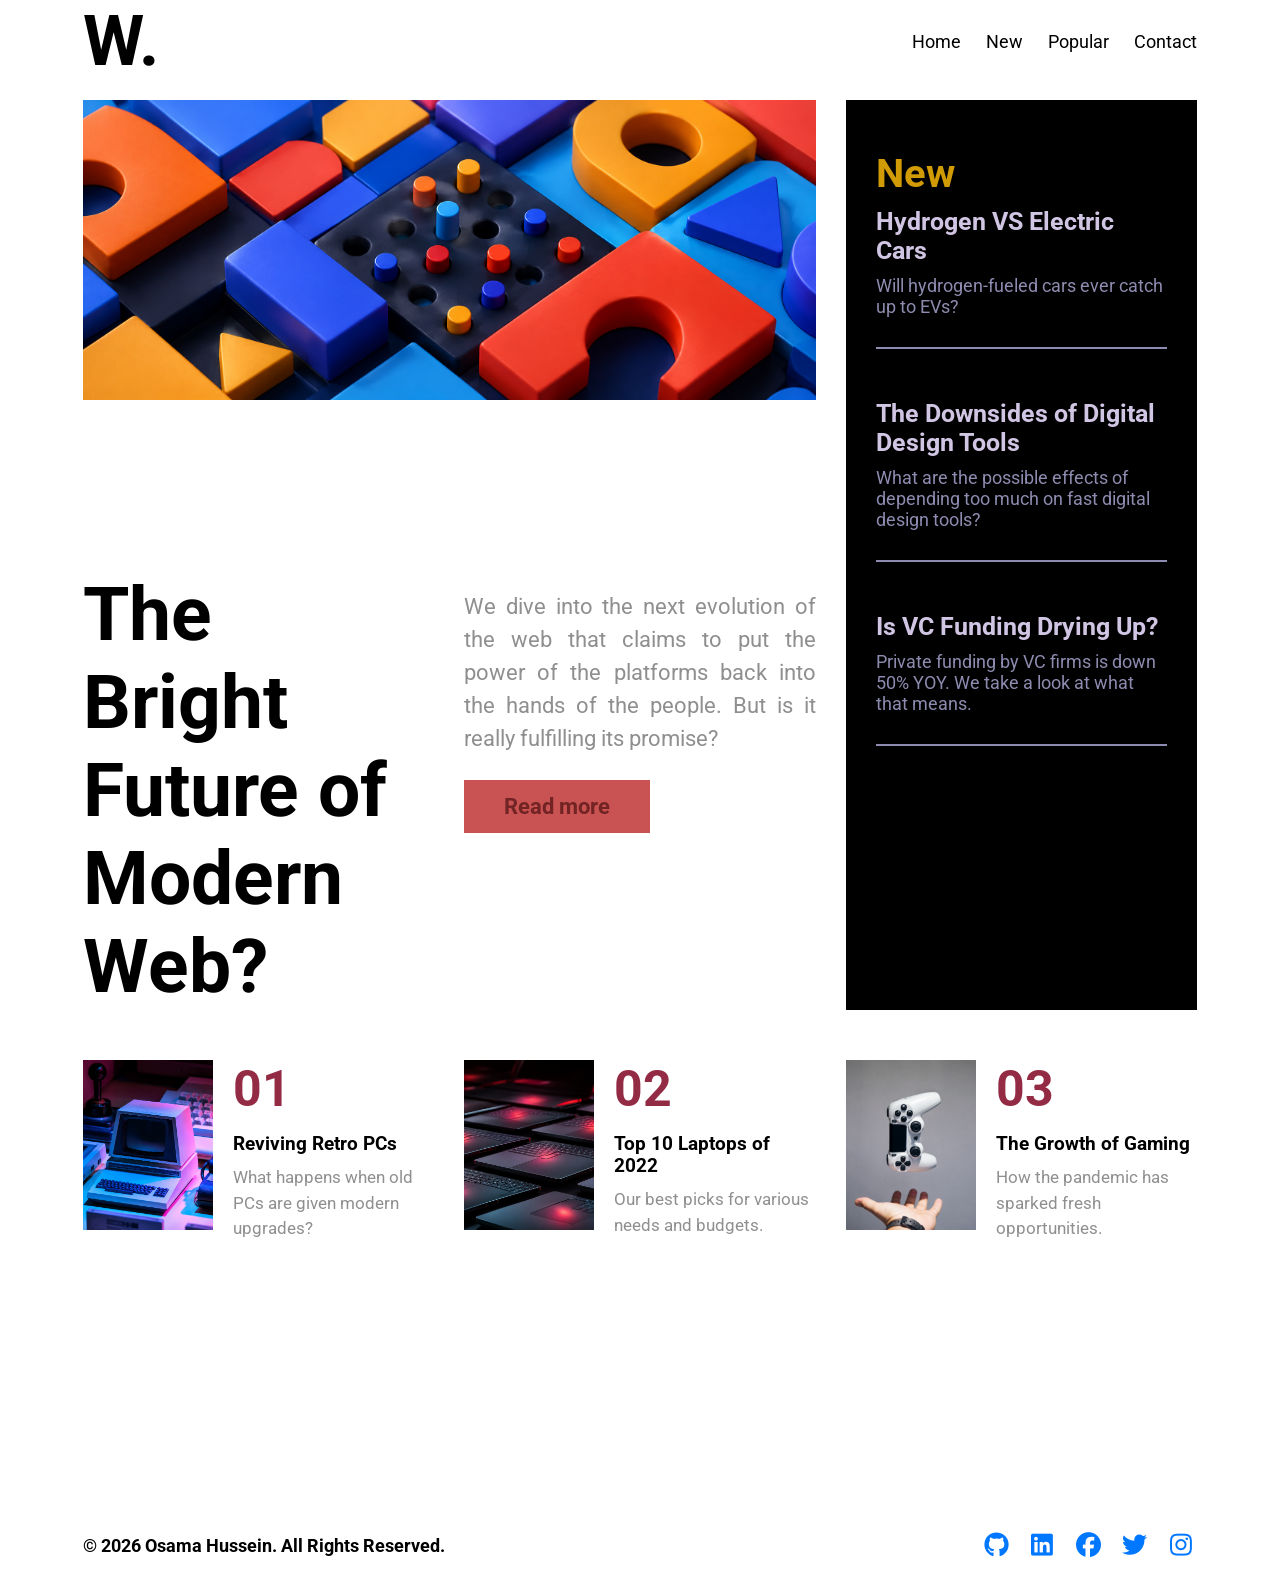
<file: Tech_News_Grid/HTML/index.html>
<!doctype html>
<html lang="en">
  <head>
    <meta charset="UTF-8" />
    <meta name="viewport" content="width=device-width, initial-scale=1.0" />
    <title>Tech News</title>
    <link rel="stylesheet" href="../CSS/all.min.css" />
    <link rel="stylesheet" href="../CSS/style.css" />
  </head>
  <body>
    <div class="container">
      <div class="page">
        <header id="mainHeader" class="header">
          <div class="header-content">
            <div class="ldiv">
              <h1>W.</h1>
            </div>

            <div class="rdiv">
              <nav>
                <ul>
                  <li><a href="#home">Home</a></li>
                  <li><a href="#new">New</a></li>
                  <li><a href="#popular">Popular</a></li>
                  <li><a href="#footer">Contact</a></li>
                </ul>
              </nav>
            </div>
          </div>
        </header>

        <div class="item2">
          <img src="../images/main.png" alt="" />
        </div>
        <div class="item3" id="new">
          <h2>New</h2>
          <h3>Hydrogen VS Electric Cars</h3>
          <p>Will hydrogen-fueled cars ever catch up to EVs?</p>
          <h3>The Downsides of Digital Design Tools</h3>
          <p>
            What are the possible effects of depending too much on fast digital design tools?
          </p>
          <h3>Is VC Funding Drying Up?</h3>
          <p>
            Private funding by VC firms is down 50% YOY. We take a look at what
            that means.
          </p>
        </div>
        <div class="item4">
          <h2>The Bright Future of Modern Web?</h2>
        </div>
        <div class="item5">
          <p>
            We dive into the next evolution of the web that claims to put the
            power of the platforms back into the hands of the people. But is it
            really fulfilling its promise?
          </p>
          <p class="extra-text">
            This page focuses on a clean grid layout for technology news, with a featured story, new articles, and popular posts in one organized design.
          </p>
          <a href="#">Read more</a>
        </div>
        <div class="item6" id="popular">
          <img src="../images/second.png" alt="" />
          <div>
            <h2>01</h2>
            <h3>Reviving Retro PCs</h3>
            <p>What happens when old PCs are given modern upgrades?</p>
          </div>
        </div>
        <div class="item7">
          <img src="../images/third.png" alt="" />
          <div>
            <h2>02</h2>
            <h3>Top 10 Laptops of 2022</h3>
            <p>Our best picks for various needs and budgets.</p>
          </div>
        </div>
        <div class="item8">
          <img src="../images/Fourth.png" alt="" />
          <div>
            <h2>03</h2>
            <h3>The Growth of Gaming</h3>
            <p>How the pandemic has sparked fresh opportunities.</p>
          </div>
        </div>

        <footer id="footer" class="footer">
          <div class="footer-content">
            <p>&copy; 2026 <span>Osama</span> Hussein. All Rights Reserved.</p>

            <div class="social-links">
              <a href="#"><i class="fa-brands fa-github"></i></a>
              <a href="#"><i class="fa-brands fa-linkedin"></i></a>
              <a href="#"><i class="fa-brands fa-facebook"></i></a>
              <a href="#"><i class="fa-brands fa-twitter"></i></a>
              <a href="#"><i class="fa-brands fa-instagram"></i></a>
            </div>
          </div>
        </footer>
      </div>
    </div>
    <script src="../JS/script.js"></script>
  </body>
</html>
</file>
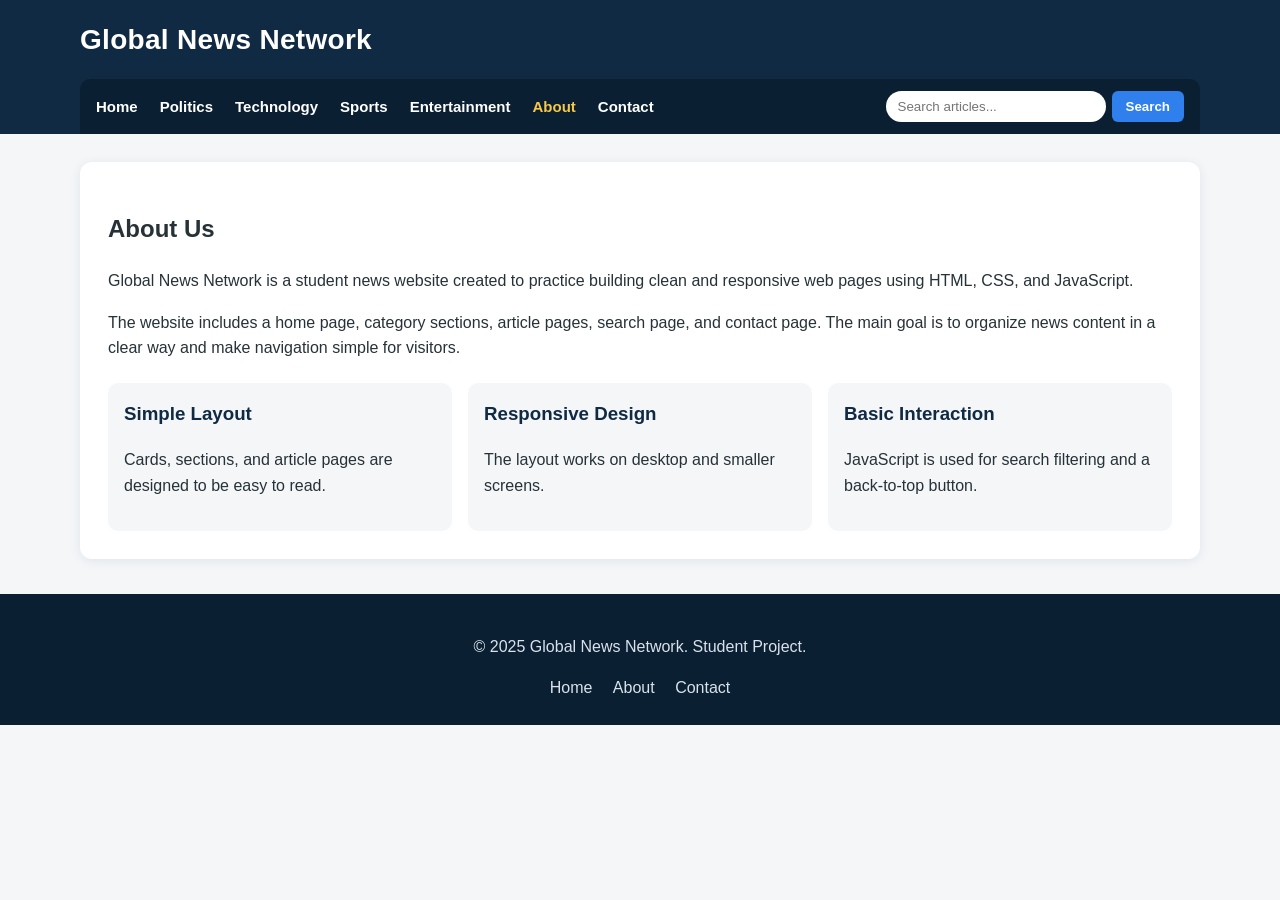
<file: E_News/about.html>
<!DOCTYPE html>
<html lang="en">
<head>
  <meta charset="UTF-8">
  <meta name="viewport" content="width=device-width, initial-scale=1.0">
  <title>About - Global News Network</title>
  <link rel="stylesheet" href="styles.css">
</head>
<body>
<header class="site-header">
  <div class="container">
    <div class="top-line">
      <h1 class="logo">Global News Network</h1>
    </div>
    <nav class="navbar">
      <ul class="nav-links">
        <li><a class="" href="index.html">Home</a></li>
        <li><a href="category.html#politics">Politics</a></li>
        <li><a href="category.html#technology">Technology</a></li>
        <li><a href="category.html#sports">Sports</a></li>
        <li><a href="category.html#entertainment">Entertainment</a></li>
        <li><a class="active" href="about.html">About</a></li>
        <li><a class="" href="contact.html">Contact</a></li>
      </ul>
      <form class="search-box" action="search.html" method="GET">
        <input type="text" name="q" placeholder="Search articles...">
        <button type="submit">Search</button>
      </form>
    </nav>
  </div>
</header>
<main class="container">
  <section class="page-card">
    <h2>About Us</h2>
    <p>Global News Network is a student news website created to practice building clean and responsive web pages using HTML, CSS, and JavaScript.</p>
    <p>The website includes a home page, category sections, article pages, search page, and contact page. The main goal is to organize news content in a clear way and make navigation simple for visitors.</p>
    <div class="about-points">
      <div><h3>Simple Layout</h3><p>Cards, sections, and article pages are designed to be easy to read.</p></div>
      <div><h3>Responsive Design</h3><p>The layout works on desktop and smaller screens.</p></div>
      <div><h3>Basic Interaction</h3><p>JavaScript is used for search filtering and a back-to-top button.</p></div>
    </div>
  </section>
</main>
<footer class="site-footer">
  <div class="container">
    <p>&copy; 2025 Global News Network. Student Project.</p>
    <div class="footer-links">
      <a href="index.html">Home</a>
      <a href="about.html">About</a>
      <a href="contact.html">Contact</a>
    </div>
  </div>
</footer>
<button id="backToTop" class="back-to-top" title="Back to top">↑</button>
<script src="script.js"></script>
</body>
</html>
</file>
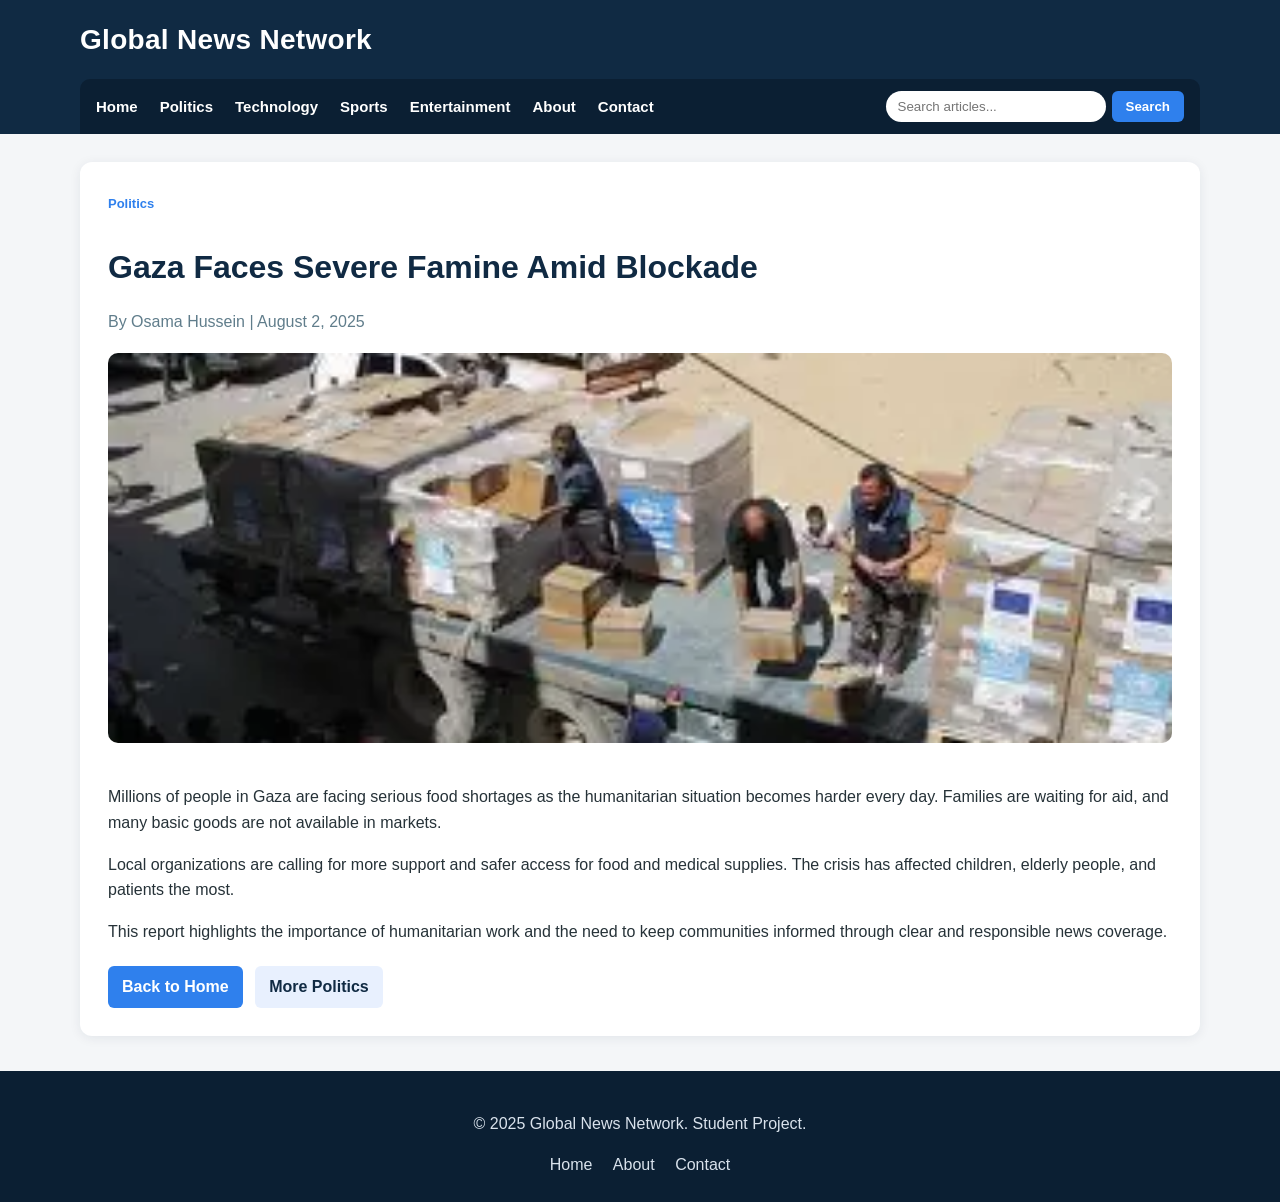
<file: E_News/article-1.html>
<!DOCTYPE html>
<html lang="en">
<head>
  <meta charset="UTF-8">
  <meta name="viewport" content="width=device-width, initial-scale=1.0">
  <title>Gaza Faces Severe Famine Amid Blockade - Global News Network</title>
  <link rel="stylesheet" href="styles.css">
</head>
<body>
<header class="site-header">
  <div class="container">
    <div class="top-line">
      <h1 class="logo">Global News Network</h1>
    </div>
    <nav class="navbar">
      <ul class="nav-links">
        <li><a class="" href="index.html">Home</a></li>
        <li><a href="category.html#politics">Politics</a></li>
        <li><a href="category.html#technology">Technology</a></li>
        <li><a href="category.html#sports">Sports</a></li>
        <li><a href="category.html#entertainment">Entertainment</a></li>
        <li><a class="" href="about.html">About</a></li>
        <li><a class="" href="contact.html">Contact</a></li>
      </ul>
      <form class="search-box" action="search.html" method="GET">
        <input type="text" name="q" placeholder="Search articles...">
        <button type="submit">Search</button>
      </form>
    </nav>
  </div>
</header>
<main class="container">
  <article class="full-article">
    <span class="category-label">Politics</span>
    <h2>Gaza Faces Severe Famine Amid Blockade</h2>
    <p class="article-meta">By Osama Hussein | August 2, 2025</p>
    <img src="images/gaza_famine.jpg" alt="Gaza Faces Severe Famine Amid Blockade" class="article-image">
    <p>Millions of people in Gaza are facing serious food shortages as the humanitarian situation becomes harder every day. Families are waiting for aid, and many basic goods are not available in markets.</p>
      <p>Local organizations are calling for more support and safer access for food and medical supplies. The crisis has affected children, elderly people, and patients the most.</p>
      <p>This report highlights the importance of humanitarian work and the need to keep communities informed through clear and responsible news coverage.</p>
    <div class="article-actions">
      <a href="index.html" class="btn">Back to Home</a>
      <a href="category.html#politics" class="btn light-btn">More Politics</a>
    </div>
  </article>
</main>
<footer class="site-footer">
  <div class="container">
    <p>&copy; 2025 Global News Network. Student Project.</p>
    <div class="footer-links">
      <a href="index.html">Home</a>
      <a href="about.html">About</a>
      <a href="contact.html">Contact</a>
    </div>
  </div>
</footer>
<button id="backToTop" class="back-to-top" title="Back to top">↑</button>
<script src="script.js"></script>
</body>
</html>
</file>
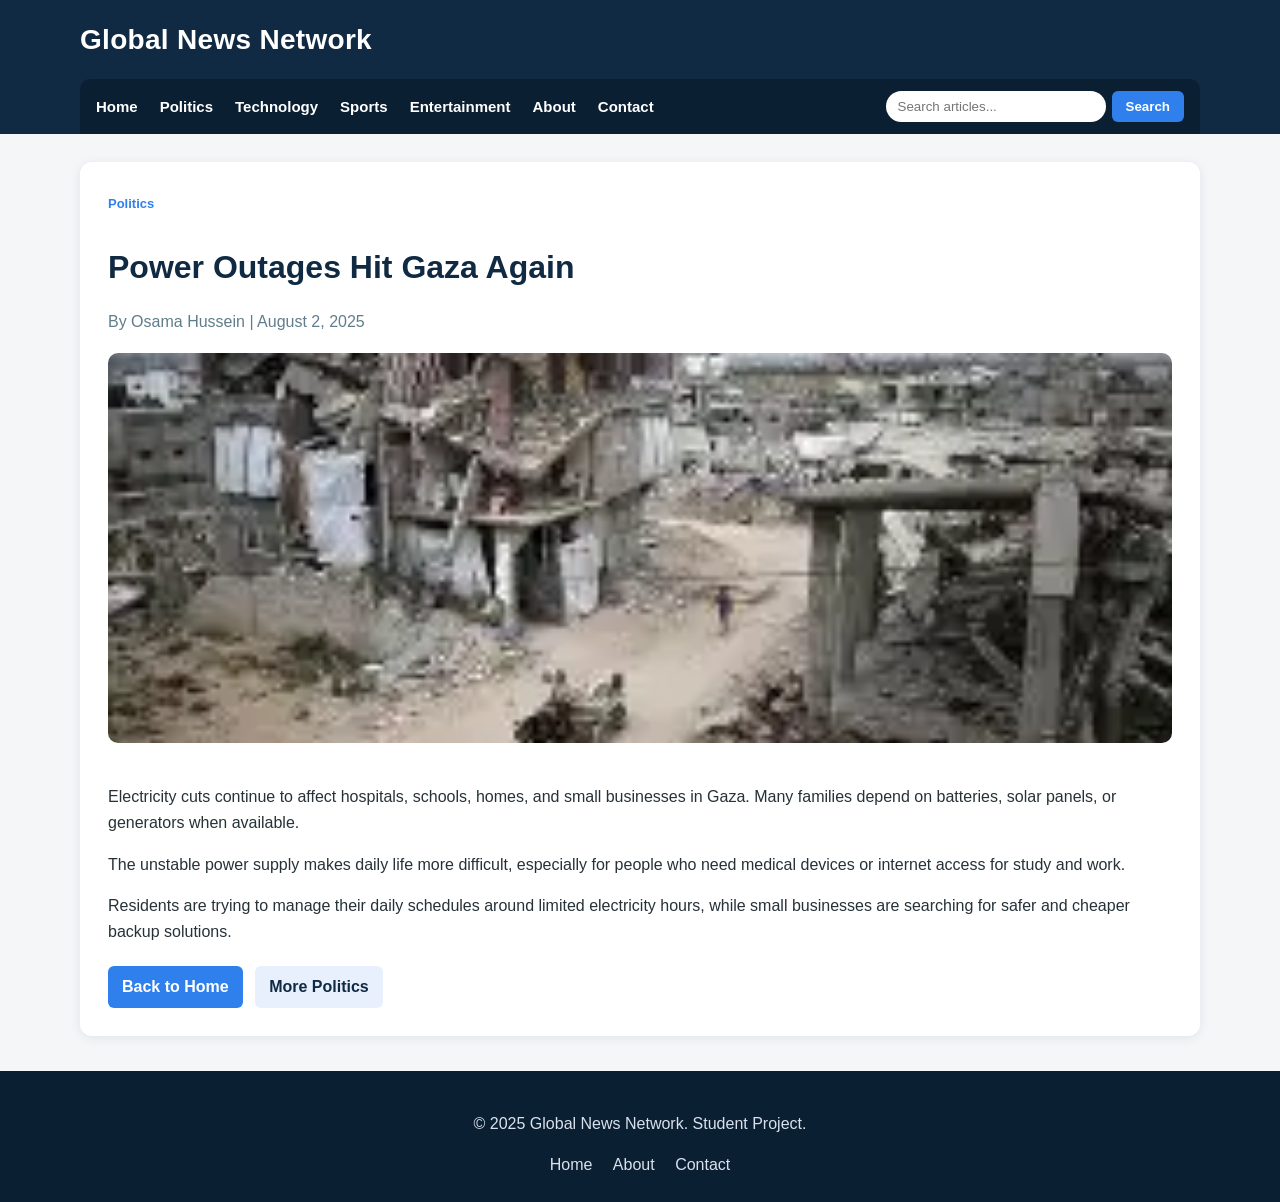
<file: E_News/article-2.html>
<!DOCTYPE html>
<html lang="en">
<head>
  <meta charset="UTF-8">
  <meta name="viewport" content="width=device-width, initial-scale=1.0">
  <title>Power Outages Hit Gaza Again - Global News Network</title>
  <link rel="stylesheet" href="styles.css">
</head>
<body>
<header class="site-header">
  <div class="container">
    <div class="top-line">
      <h1 class="logo">Global News Network</h1>
    </div>
    <nav class="navbar">
      <ul class="nav-links">
        <li><a class="" href="index.html">Home</a></li>
        <li><a href="category.html#politics">Politics</a></li>
        <li><a href="category.html#technology">Technology</a></li>
        <li><a href="category.html#sports">Sports</a></li>
        <li><a href="category.html#entertainment">Entertainment</a></li>
        <li><a class="" href="about.html">About</a></li>
        <li><a class="" href="contact.html">Contact</a></li>
      </ul>
      <form class="search-box" action="search.html" method="GET">
        <input type="text" name="q" placeholder="Search articles...">
        <button type="submit">Search</button>
      </form>
    </nav>
  </div>
</header>
<main class="container">
  <article class="full-article">
    <span class="category-label">Politics</span>
    <h2>Power Outages Hit Gaza Again</h2>
    <p class="article-meta">By Osama Hussein | August 2, 2025</p>
    <img src="images/gaza_power.jpg" alt="Power Outages Hit Gaza Again" class="article-image">
    <p>Electricity cuts continue to affect hospitals, schools, homes, and small businesses in Gaza. Many families depend on batteries, solar panels, or generators when available.</p>
      <p>The unstable power supply makes daily life more difficult, especially for people who need medical devices or internet access for study and work.</p>
      <p>Residents are trying to manage their daily schedules around limited electricity hours, while small businesses are searching for safer and cheaper backup solutions.</p>
    <div class="article-actions">
      <a href="index.html" class="btn">Back to Home</a>
      <a href="category.html#politics" class="btn light-btn">More Politics</a>
    </div>
  </article>
</main>
<footer class="site-footer">
  <div class="container">
    <p>&copy; 2025 Global News Network. Student Project.</p>
    <div class="footer-links">
      <a href="index.html">Home</a>
      <a href="about.html">About</a>
      <a href="contact.html">Contact</a>
    </div>
  </div>
</footer>
<button id="backToTop" class="back-to-top" title="Back to top">↑</button>
<script src="script.js"></script>
</body>
</html>
</file>
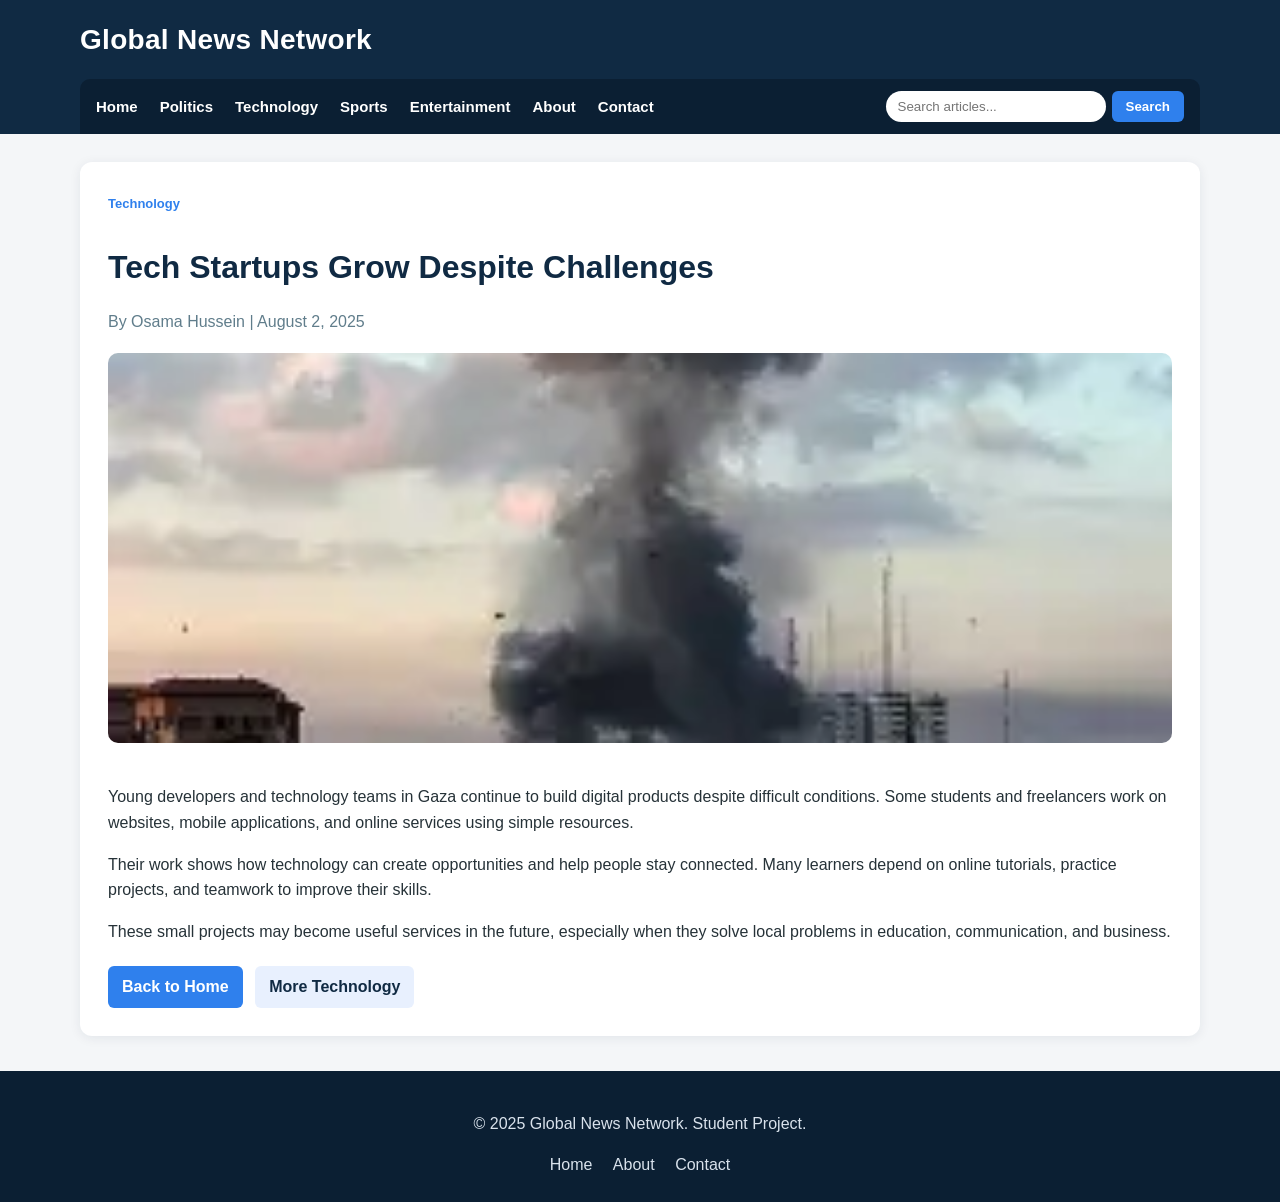
<file: E_News/article-3.html>
<!DOCTYPE html>
<html lang="en">
<head>
  <meta charset="UTF-8">
  <meta name="viewport" content="width=device-width, initial-scale=1.0">
  <title>Tech Startups Grow Despite Challenges - Global News Network</title>
  <link rel="stylesheet" href="styles.css">
</head>
<body>
<header class="site-header">
  <div class="container">
    <div class="top-line">
      <h1 class="logo">Global News Network</h1>
    </div>
    <nav class="navbar">
      <ul class="nav-links">
        <li><a class="" href="index.html">Home</a></li>
        <li><a href="category.html#politics">Politics</a></li>
        <li><a href="category.html#technology">Technology</a></li>
        <li><a href="category.html#sports">Sports</a></li>
        <li><a href="category.html#entertainment">Entertainment</a></li>
        <li><a class="" href="about.html">About</a></li>
        <li><a class="" href="contact.html">Contact</a></li>
      </ul>
      <form class="search-box" action="search.html" method="GET">
        <input type="text" name="q" placeholder="Search articles...">
        <button type="submit">Search</button>
      </form>
    </nav>
  </div>
</header>
<main class="container">
  <article class="full-article">
    <span class="category-label">Technology</span>
    <h2>Tech Startups Grow Despite Challenges</h2>
    <p class="article-meta">By Osama Hussein | August 2, 2025</p>
    <img src="images/gaza_tech.jpg" alt="Tech Startups Grow Despite Challenges" class="article-image">
    <p>Young developers and technology teams in Gaza continue to build digital products despite difficult conditions. Some students and freelancers work on websites, mobile applications, and online services using simple resources.</p>
      <p>Their work shows how technology can create opportunities and help people stay connected. Many learners depend on online tutorials, practice projects, and teamwork to improve their skills.</p>
      <p>These small projects may become useful services in the future, especially when they solve local problems in education, communication, and business.</p>
    <div class="article-actions">
      <a href="index.html" class="btn">Back to Home</a>
      <a href="category.html#technology" class="btn light-btn">More Technology</a>
    </div>
  </article>
</main>
<footer class="site-footer">
  <div class="container">
    <p>&copy; 2025 Global News Network. Student Project.</p>
    <div class="footer-links">
      <a href="index.html">Home</a>
      <a href="about.html">About</a>
      <a href="contact.html">Contact</a>
    </div>
  </div>
</footer>
<button id="backToTop" class="back-to-top" title="Back to top">↑</button>
<script src="script.js"></script>
</body>
</html>
</file>
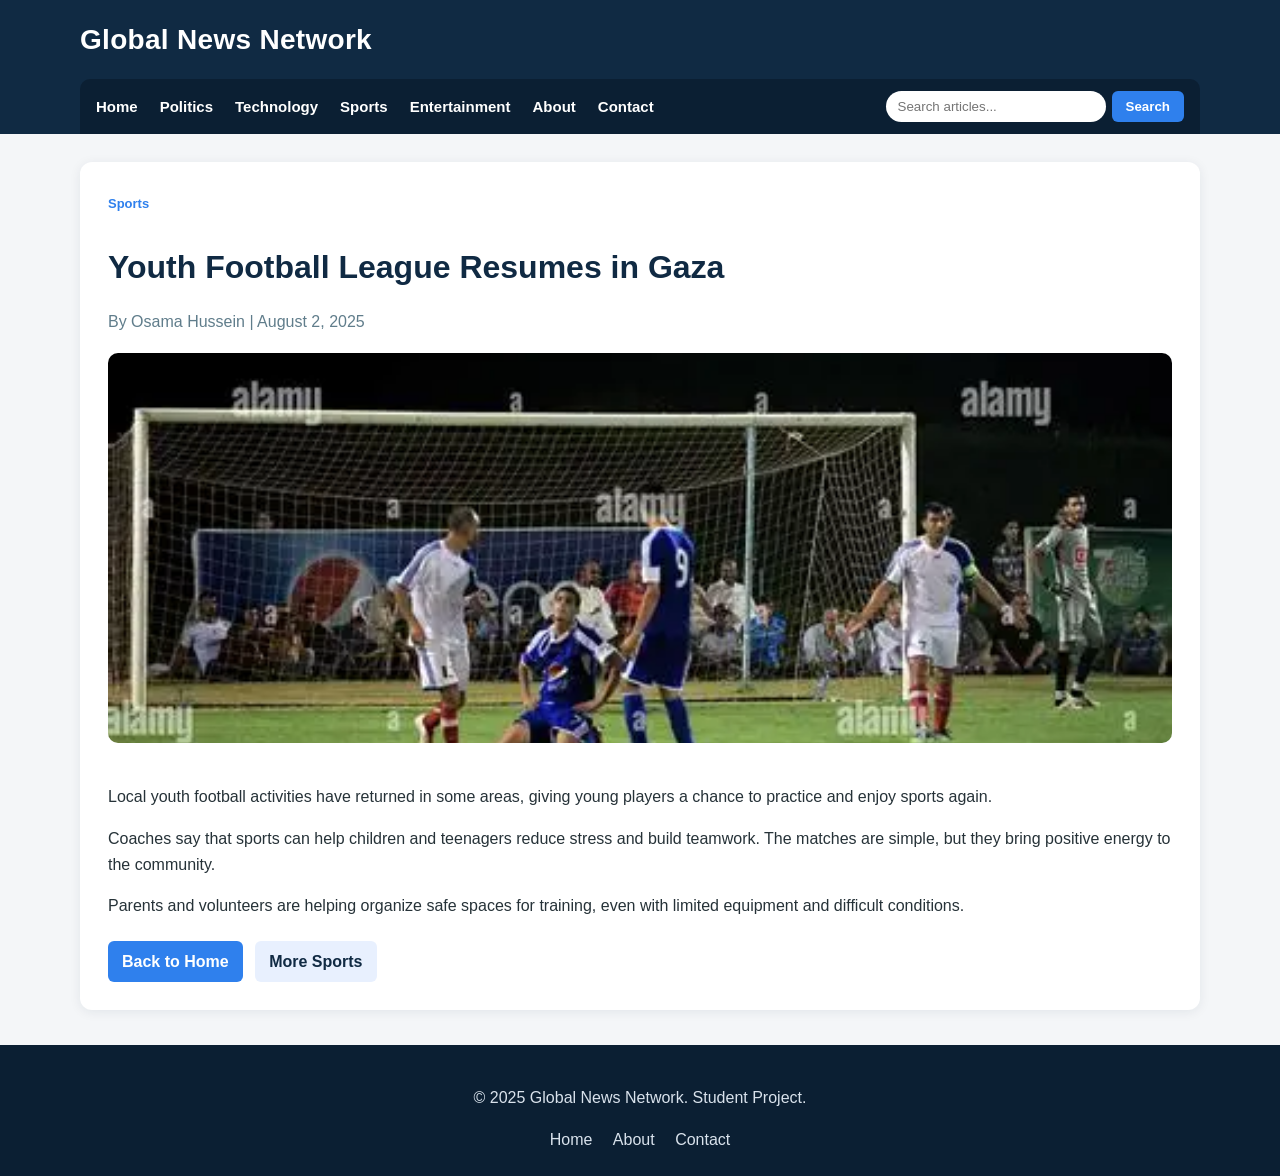
<file: E_News/article-4.html>
<!DOCTYPE html>
<html lang="en">
<head>
  <meta charset="UTF-8">
  <meta name="viewport" content="width=device-width, initial-scale=1.0">
  <title>Youth Football League Resumes in Gaza - Global News Network</title>
  <link rel="stylesheet" href="styles.css">
</head>
<body>
<header class="site-header">
  <div class="container">
    <div class="top-line">
      <h1 class="logo">Global News Network</h1>
    </div>
    <nav class="navbar">
      <ul class="nav-links">
        <li><a class="" href="index.html">Home</a></li>
        <li><a href="category.html#politics">Politics</a></li>
        <li><a href="category.html#technology">Technology</a></li>
        <li><a href="category.html#sports">Sports</a></li>
        <li><a href="category.html#entertainment">Entertainment</a></li>
        <li><a class="" href="about.html">About</a></li>
        <li><a class="" href="contact.html">Contact</a></li>
      </ul>
      <form class="search-box" action="search.html" method="GET">
        <input type="text" name="q" placeholder="Search articles...">
        <button type="submit">Search</button>
      </form>
    </nav>
  </div>
</header>
<main class="container">
  <article class="full-article">
    <span class="category-label">Sports</span>
    <h2>Youth Football League Resumes in Gaza</h2>
    <p class="article-meta">By Osama Hussein | August 2, 2025</p>
    <img src="images/gaza_sports.jpg" alt="Youth Football League Resumes in Gaza" class="article-image">
    <p>Local youth football activities have returned in some areas, giving young players a chance to practice and enjoy sports again.</p>
      <p>Coaches say that sports can help children and teenagers reduce stress and build teamwork. The matches are simple, but they bring positive energy to the community.</p>
      <p>Parents and volunteers are helping organize safe spaces for training, even with limited equipment and difficult conditions.</p>
    <div class="article-actions">
      <a href="index.html" class="btn">Back to Home</a>
      <a href="category.html#sports" class="btn light-btn">More Sports</a>
    </div>
  </article>
</main>
<footer class="site-footer">
  <div class="container">
    <p>&copy; 2025 Global News Network. Student Project.</p>
    <div class="footer-links">
      <a href="index.html">Home</a>
      <a href="about.html">About</a>
      <a href="contact.html">Contact</a>
    </div>
  </div>
</footer>
<button id="backToTop" class="back-to-top" title="Back to top">↑</button>
<script src="script.js"></script>
</body>
</html>
</file>
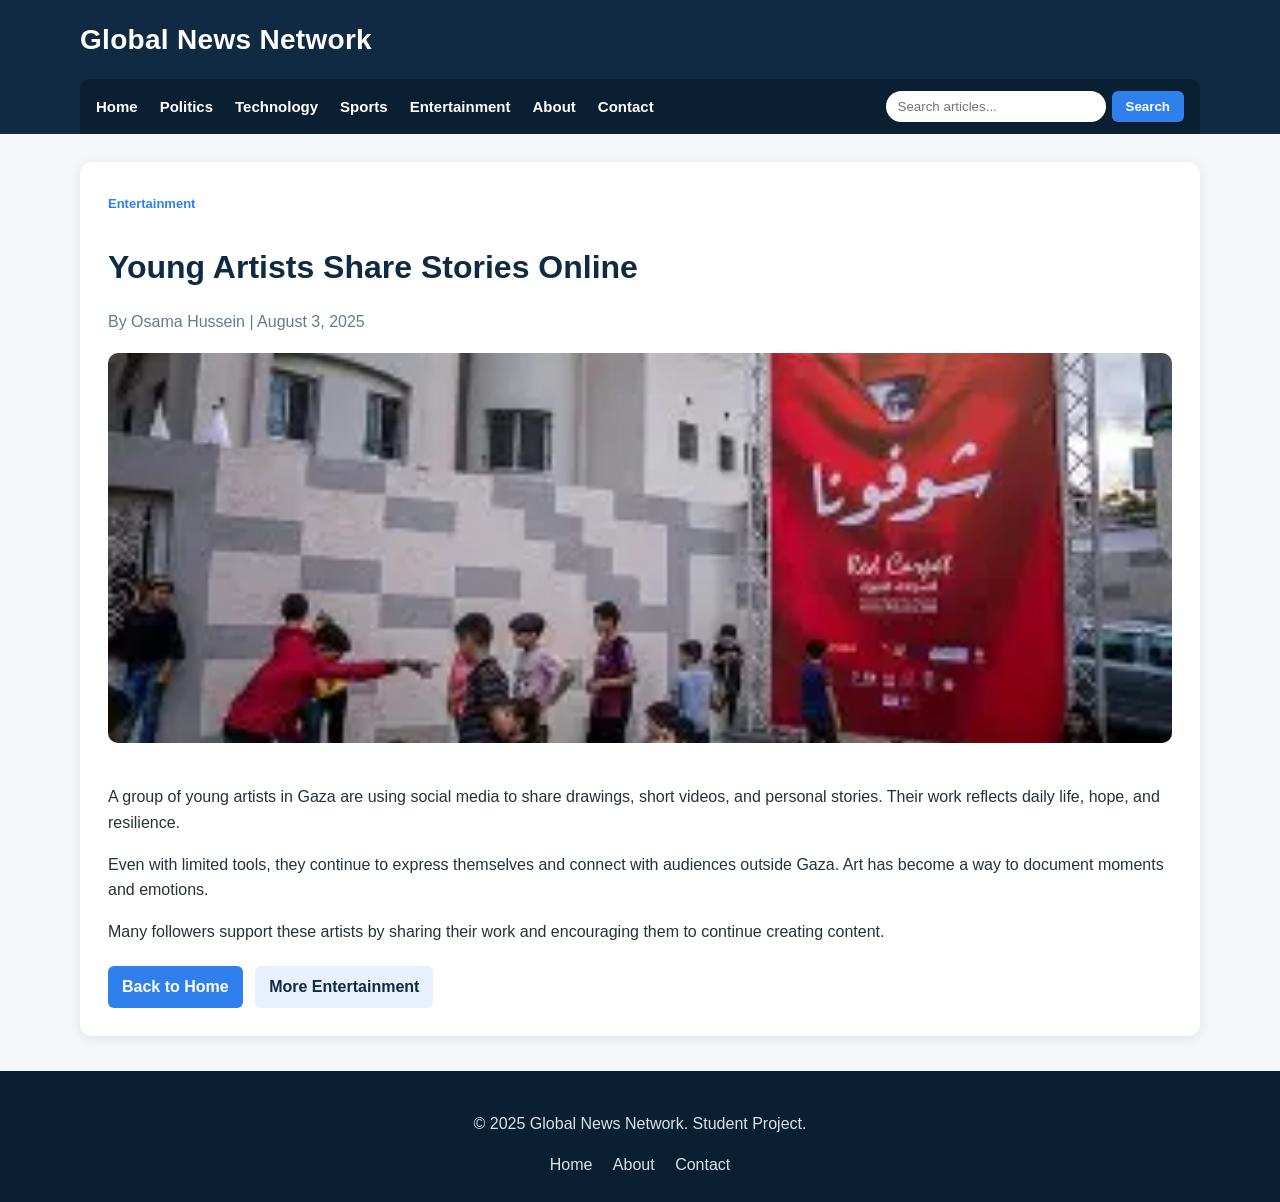
<file: E_News/article-5.html>
<!DOCTYPE html>
<html lang="en">
<head>
  <meta charset="UTF-8">
  <meta name="viewport" content="width=device-width, initial-scale=1.0">
  <title>Young Artists Share Stories Online - Global News Network</title>
  <link rel="stylesheet" href="styles.css">
</head>
<body>
<header class="site-header">
  <div class="container">
    <div class="top-line">
      <h1 class="logo">Global News Network</h1>
    </div>
    <nav class="navbar">
      <ul class="nav-links">
        <li><a class="" href="index.html">Home</a></li>
        <li><a href="category.html#politics">Politics</a></li>
        <li><a href="category.html#technology">Technology</a></li>
        <li><a href="category.html#sports">Sports</a></li>
        <li><a href="category.html#entertainment">Entertainment</a></li>
        <li><a class="" href="about.html">About</a></li>
        <li><a class="" href="contact.html">Contact</a></li>
      </ul>
      <form class="search-box" action="search.html" method="GET">
        <input type="text" name="q" placeholder="Search articles...">
        <button type="submit">Search</button>
      </form>
    </nav>
  </div>
</header>
<main class="container">
  <article class="full-article">
    <span class="category-label">Entertainment</span>
    <h2>Young Artists Share Stories Online</h2>
    <p class="article-meta">By Osama Hussein | August 3, 2025</p>
    <img src="images/aza_entertainment.jpg" alt="Young Artists Share Stories Online" class="article-image">
    <p>A group of young artists in Gaza are using social media to share drawings, short videos, and personal stories. Their work reflects daily life, hope, and resilience.</p>
      <p>Even with limited tools, they continue to express themselves and connect with audiences outside Gaza. Art has become a way to document moments and emotions.</p>
      <p>Many followers support these artists by sharing their work and encouraging them to continue creating content.</p>
    <div class="article-actions">
      <a href="index.html" class="btn">Back to Home</a>
      <a href="category.html#entertainment" class="btn light-btn">More Entertainment</a>
    </div>
  </article>
</main>
<footer class="site-footer">
  <div class="container">
    <p>&copy; 2025 Global News Network. Student Project.</p>
    <div class="footer-links">
      <a href="index.html">Home</a>
      <a href="about.html">About</a>
      <a href="contact.html">Contact</a>
    </div>
  </div>
</footer>
<button id="backToTop" class="back-to-top" title="Back to top">↑</button>
<script src="script.js"></script>
</body>
</html>
</file>
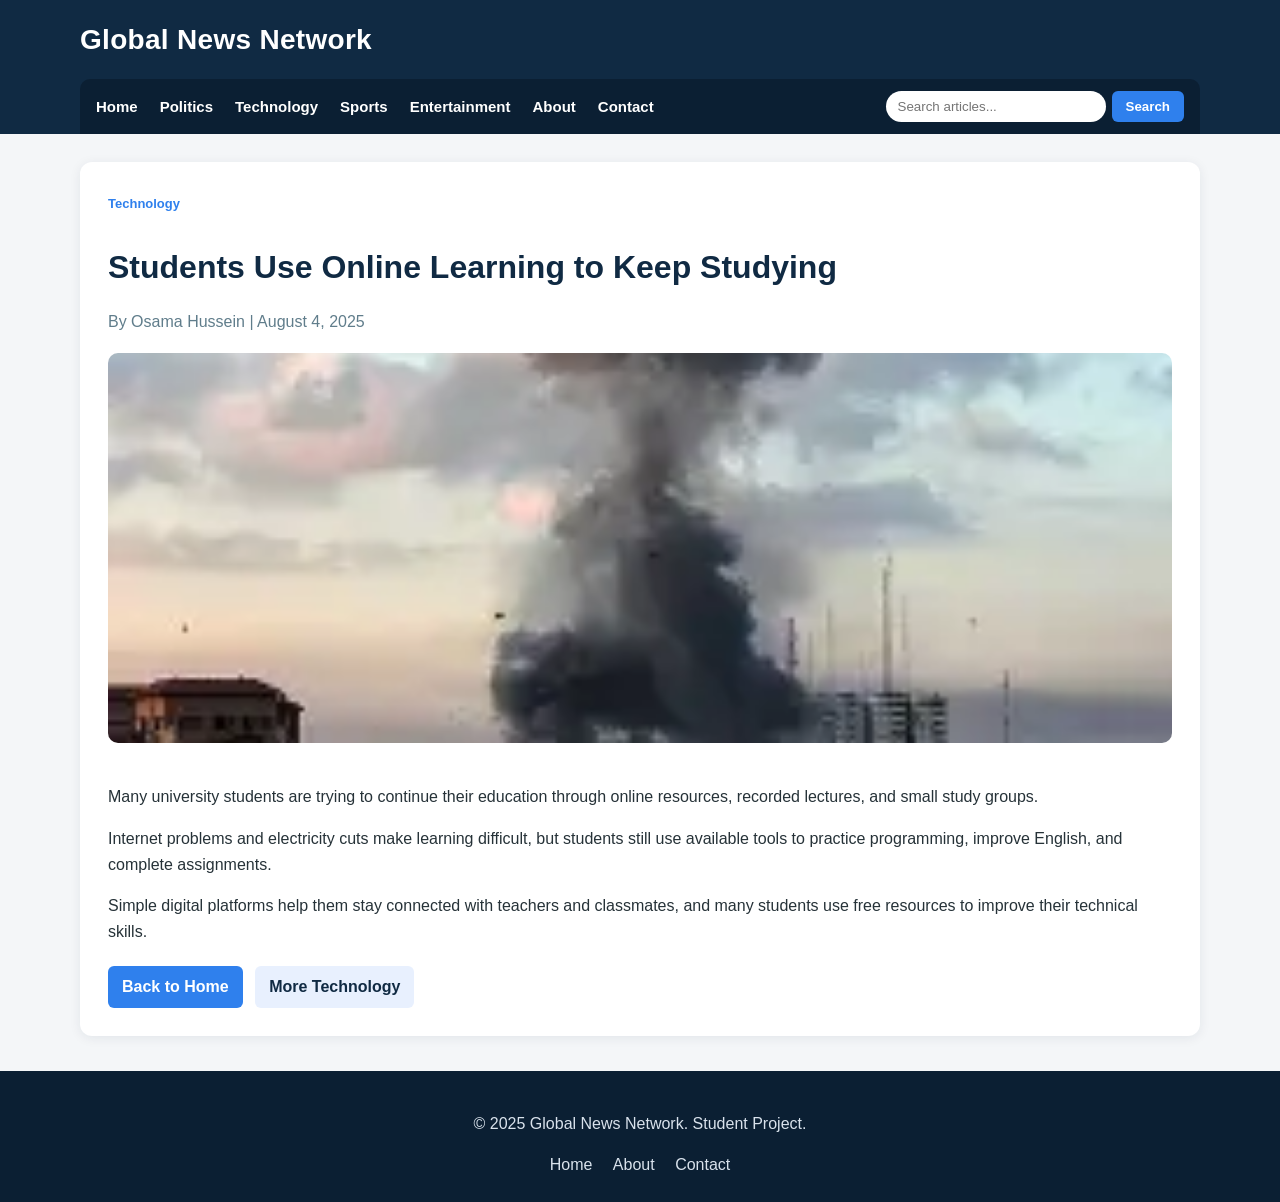
<file: E_News/article-6.html>
<!DOCTYPE html>
<html lang="en">
<head>
  <meta charset="UTF-8">
  <meta name="viewport" content="width=device-width, initial-scale=1.0">
  <title>Students Use Online Learning to Keep Studying - Global News Network</title>
  <link rel="stylesheet" href="styles.css">
</head>
<body>
<header class="site-header">
  <div class="container">
    <div class="top-line">
      <h1 class="logo">Global News Network</h1>
    </div>
    <nav class="navbar">
      <ul class="nav-links">
        <li><a class="" href="index.html">Home</a></li>
        <li><a href="category.html#politics">Politics</a></li>
        <li><a href="category.html#technology">Technology</a></li>
        <li><a href="category.html#sports">Sports</a></li>
        <li><a href="category.html#entertainment">Entertainment</a></li>
        <li><a class="" href="about.html">About</a></li>
        <li><a class="" href="contact.html">Contact</a></li>
      </ul>
      <form class="search-box" action="search.html" method="GET">
        <input type="text" name="q" placeholder="Search articles...">
        <button type="submit">Search</button>
      </form>
    </nav>
  </div>
</header>
<main class="container">
  <article class="full-article">
    <span class="category-label">Technology</span>
    <h2>Students Use Online Learning to Keep Studying</h2>
    <p class="article-meta">By Osama Hussein | August 4, 2025</p>
    <img src="images/gaza_tech.jpg" alt="Students Use Online Learning to Keep Studying" class="article-image">
    <p>Many university students are trying to continue their education through online resources, recorded lectures, and small study groups.</p>
      <p>Internet problems and electricity cuts make learning difficult, but students still use available tools to practice programming, improve English, and complete assignments.</p>
      <p>Simple digital platforms help them stay connected with teachers and classmates, and many students use free resources to improve their technical skills.</p>
    <div class="article-actions">
      <a href="index.html" class="btn">Back to Home</a>
      <a href="category.html#technology" class="btn light-btn">More Technology</a>
    </div>
  </article>
</main>
<footer class="site-footer">
  <div class="container">
    <p>&copy; 2025 Global News Network. Student Project.</p>
    <div class="footer-links">
      <a href="index.html">Home</a>
      <a href="about.html">About</a>
      <a href="contact.html">Contact</a>
    </div>
  </div>
</footer>
<button id="backToTop" class="back-to-top" title="Back to top">↑</button>
<script src="script.js"></script>
</body>
</html>
</file>
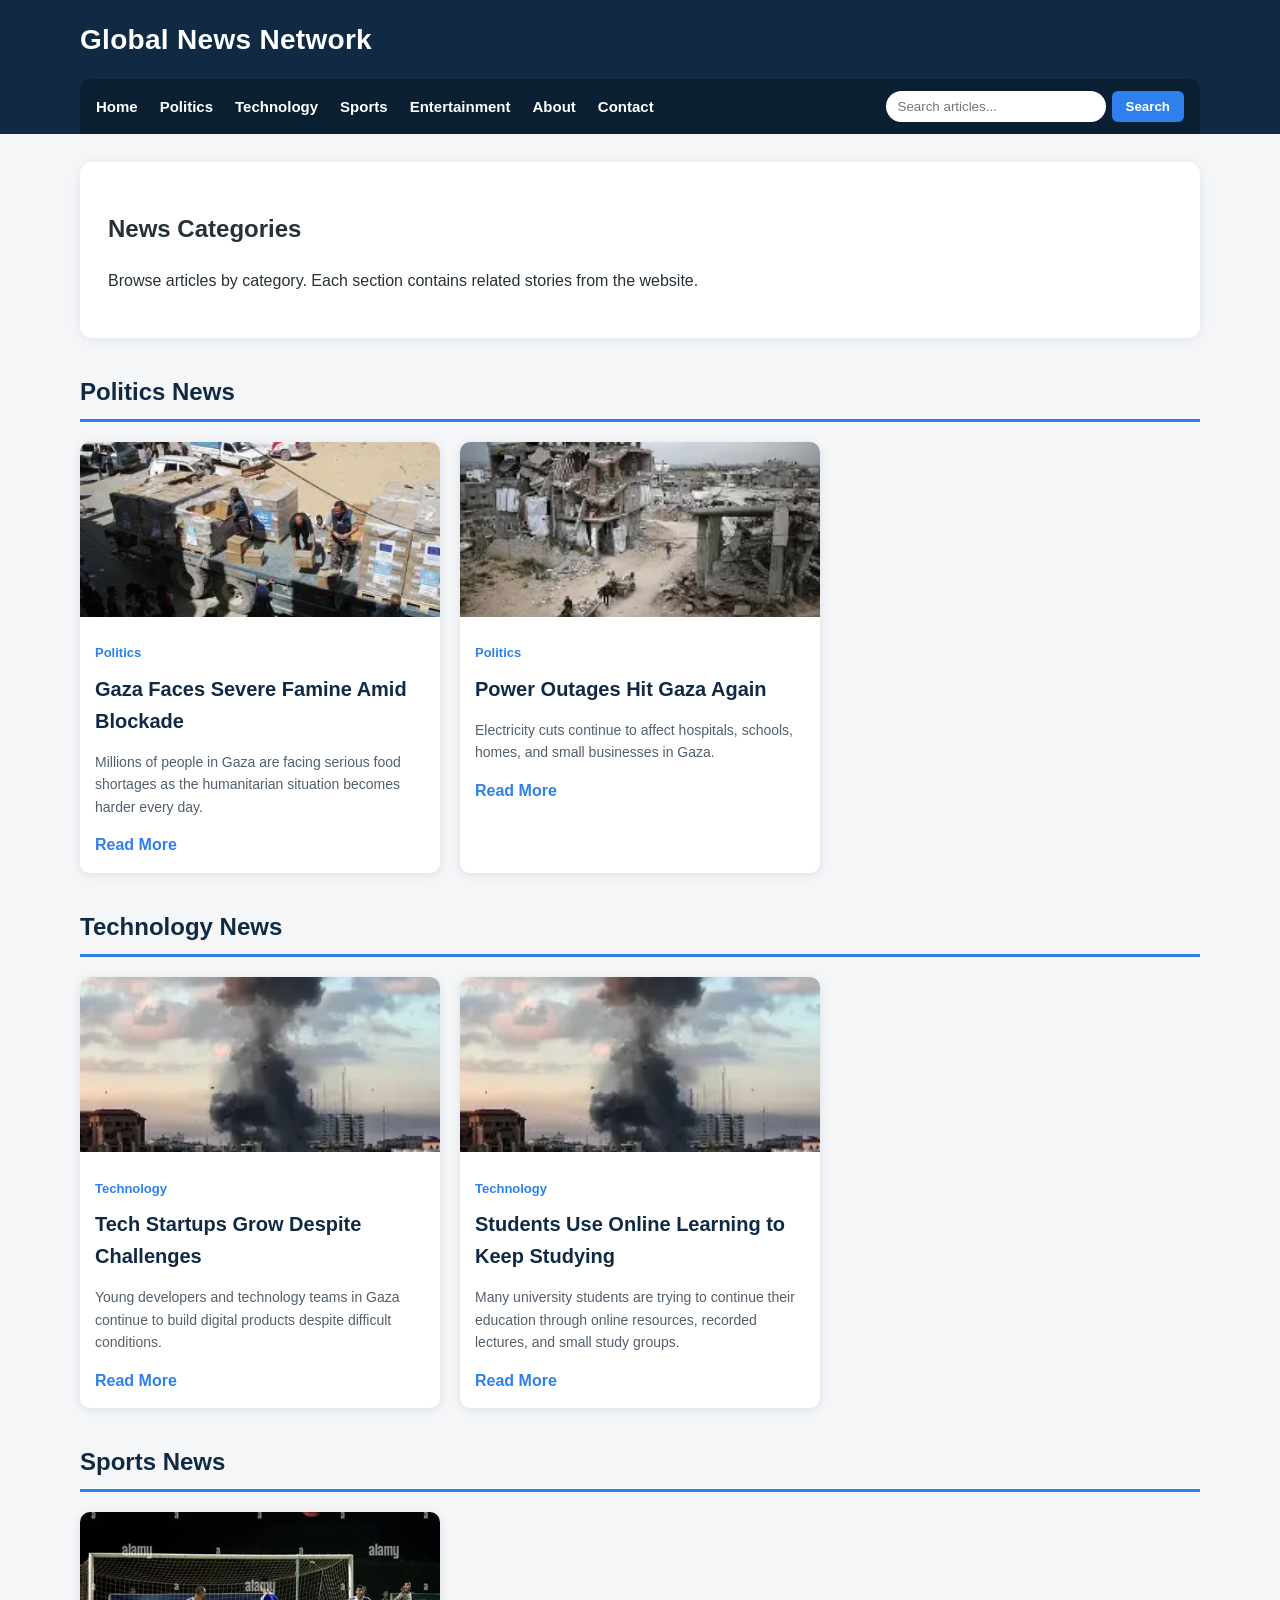
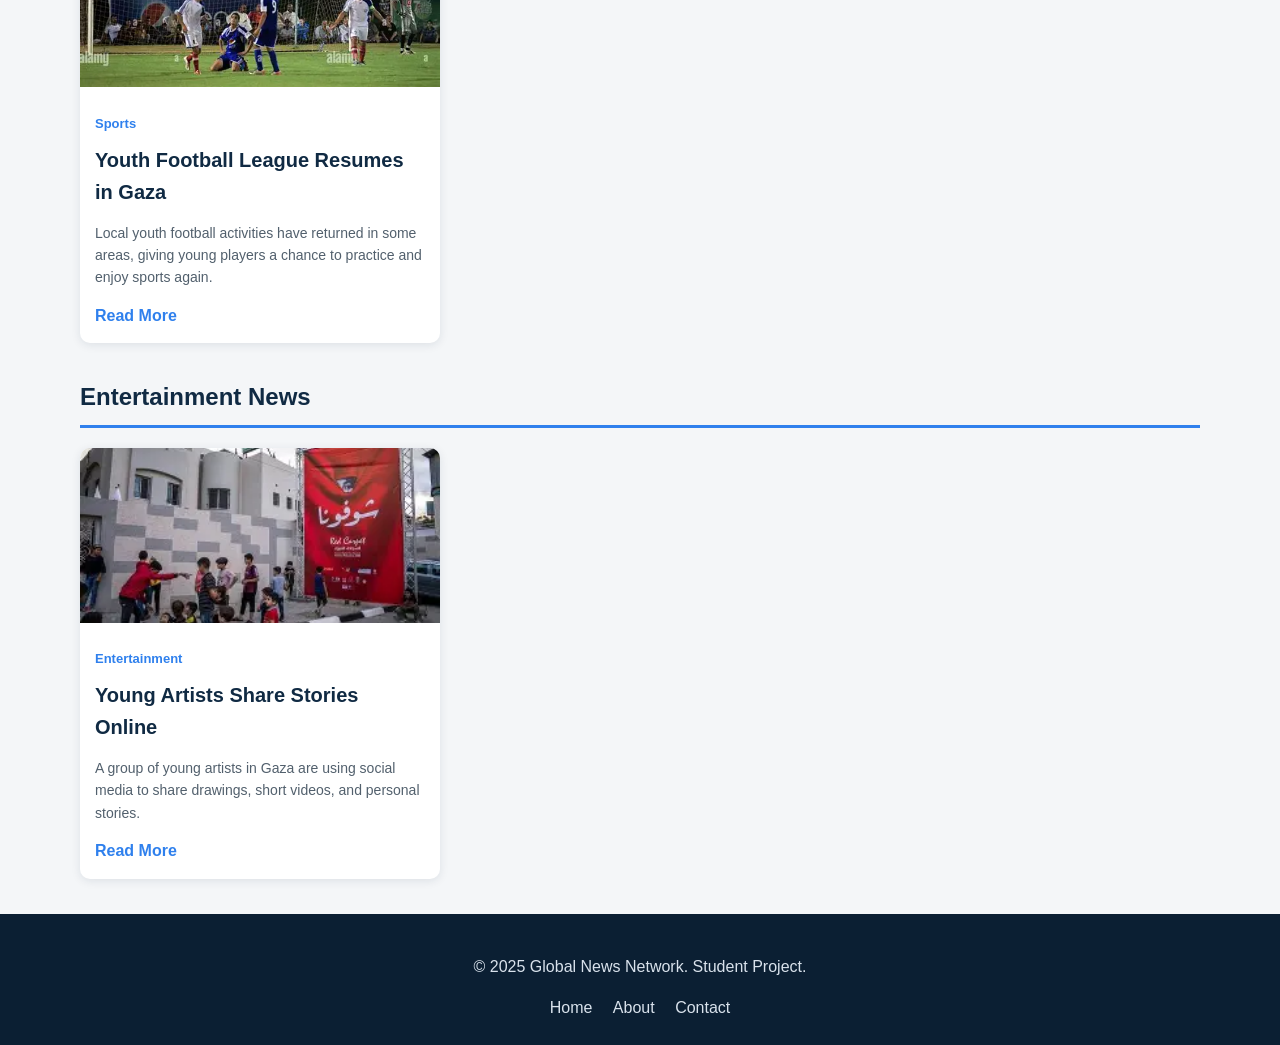
<file: E_News/category.html>
<!DOCTYPE html>
<html lang="en">
<head>
  <meta charset="UTF-8">
  <meta name="viewport" content="width=device-width, initial-scale=1.0">
  <title>Categories - Global News Network</title>
  <link rel="stylesheet" href="styles.css">
</head>
<body>
<header class="site-header">
  <div class="container">
    <div class="top-line">
      <h1 class="logo">Global News Network</h1>
    </div>
    <nav class="navbar">
      <ul class="nav-links">
        <li><a class="" href="index.html">Home</a></li>
        <li><a href="category.html#politics">Politics</a></li>
        <li><a href="category.html#technology">Technology</a></li>
        <li><a href="category.html#sports">Sports</a></li>
        <li><a href="category.html#entertainment">Entertainment</a></li>
        <li><a class="" href="about.html">About</a></li>
        <li><a class="" href="contact.html">Contact</a></li>
      </ul>
      <form class="search-box" action="search.html" method="GET">
        <input type="text" name="q" placeholder="Search articles...">
        <button type="submit">Search</button>
      </form>
    </nav>
  </div>
</header>
<main class="container">
  <section class="page-card small-page-intro">
    <h2>News Categories</h2>
    <p>Browse articles by category. Each section contains related stories from the website.</p>
  </section>
  <section id="politics" class="category-section">
    <h2 class="section-title">Politics News</h2>
    <div class="article-grid">
      <div class="news-card" data-title="gaza faces severe famine amid blockade" data-category="politics" data-text="gaza faces severe famine amid blockade politics millions of people in gaza are facing serious food shortages as the humanitarian situation becomes harder every day.">
        <img src="images/gaza_famine.jpg" alt="Gaza Faces Severe Famine Amid Blockade">
        <div class="card-body">
          <span class="category-label">Politics</span>
          <h3>Gaza Faces Severe Famine Amid Blockade</h3>
          <p>Millions of people in Gaza are facing serious food shortages as the humanitarian situation becomes harder every day.</p>
          <a class="read-more" href="article-1.html">Read More</a>
        </div>
      </div>
      <div class="news-card" data-title="power outages hit gaza again" data-category="politics" data-text="power outages hit gaza again politics electricity cuts continue to affect hospitals, schools, homes, and small businesses in gaza.">
        <img src="images/gaza_power.jpg" alt="Power Outages Hit Gaza Again">
        <div class="card-body">
          <span class="category-label">Politics</span>
          <h3>Power Outages Hit Gaza Again</h3>
          <p>Electricity cuts continue to affect hospitals, schools, homes, and small businesses in Gaza.</p>
          <a class="read-more" href="article-2.html">Read More</a>
        </div>
      </div>
    </div>
  </section>
  <section id="technology" class="category-section">
    <h2 class="section-title">Technology News</h2>
    <div class="article-grid">
      <div class="news-card" data-title="tech startups grow despite challenges" data-category="technology" data-text="tech startups grow despite challenges technology young developers and technology teams in gaza continue to build digital products despite difficult conditions.">
        <img src="images/gaza_tech.jpg" alt="Tech Startups Grow Despite Challenges">
        <div class="card-body">
          <span class="category-label">Technology</span>
          <h3>Tech Startups Grow Despite Challenges</h3>
          <p>Young developers and technology teams in Gaza continue to build digital products despite difficult conditions.</p>
          <a class="read-more" href="article-3.html">Read More</a>
        </div>
      </div>
      <div class="news-card" data-title="students use online learning to keep studying" data-category="technology" data-text="students use online learning to keep studying technology many university students are trying to continue their education through online resources, recorded lectures, and small study groups.">
        <img src="images/gaza_tech.jpg" alt="Students Use Online Learning to Keep Studying">
        <div class="card-body">
          <span class="category-label">Technology</span>
          <h3>Students Use Online Learning to Keep Studying</h3>
          <p>Many university students are trying to continue their education through online resources, recorded lectures, and small study groups.</p>
          <a class="read-more" href="article-6.html">Read More</a>
        </div>
      </div>
    </div>
  </section>
  <section id="sports" class="category-section">
    <h2 class="section-title">Sports News</h2>
    <div class="article-grid">
      <div class="news-card" data-title="youth football league resumes in gaza" data-category="sports" data-text="youth football league resumes in gaza sports local youth football activities have returned in some areas, giving young players a chance to practice and enjoy sports again.">
        <img src="images/gaza_sports.jpg" alt="Youth Football League Resumes in Gaza">
        <div class="card-body">
          <span class="category-label">Sports</span>
          <h3>Youth Football League Resumes in Gaza</h3>
          <p>Local youth football activities have returned in some areas, giving young players a chance to practice and enjoy sports again.</p>
          <a class="read-more" href="article-4.html">Read More</a>
        </div>
      </div>
    </div>
  </section>
  <section id="entertainment" class="category-section">
    <h2 class="section-title">Entertainment News</h2>
    <div class="article-grid">
      <div class="news-card" data-title="young artists share stories online" data-category="entertainment" data-text="young artists share stories online entertainment a group of young artists in gaza are using social media to share drawings, short videos, and personal stories.">
        <img src="images/aza_entertainment.jpg" alt="Young Artists Share Stories Online">
        <div class="card-body">
          <span class="category-label">Entertainment</span>
          <h3>Young Artists Share Stories Online</h3>
          <p>A group of young artists in Gaza are using social media to share drawings, short videos, and personal stories.</p>
          <a class="read-more" href="article-5.html">Read More</a>
        </div>
      </div>
    </div>
  </section>
</main>
<footer class="site-footer">
  <div class="container">
    <p>&copy; 2025 Global News Network. Student Project.</p>
    <div class="footer-links">
      <a href="index.html">Home</a>
      <a href="about.html">About</a>
      <a href="contact.html">Contact</a>
    </div>
  </div>
</footer>
<button id="backToTop" class="back-to-top" title="Back to top">↑</button>
<script src="script.js"></script>
</body>
</html>
</file>
<file: E_News/styles.css>
* {
  box-sizing: border-box;
}

html {
  scroll-behavior: smooth;
}

body {
  margin: 0;
  font-family: Arial, Helvetica, sans-serif;
  background: #f4f6f8;
  color: #263238;
  line-height: 1.6;
}

a {
  text-decoration: none;
}

img {
  max-width: 100%;
}

.container {
  width: min(1120px, 92%);
  margin: auto;
}

.site-header {
  background: #102a43;
  color: #fff;
  padding: 18px 0 0;
}

.top-line {
  display: flex;
  justify-content: space-between;
  align-items: center;
  gap: 20px;
  padding-bottom: 16px;
}

.logo {
  font-size: 28px;
  margin: 0;
  letter-spacing: .3px;
}


.navbar {
  background: #0b1f33;
  border-radius: 10px 10px 0 0;
  display: flex;
  align-items: center;
  justify-content: space-between;
  gap: 16px;
  padding: 12px 16px;
}

.nav-links {
  list-style: none;
  display: flex;
  gap: 22px;
  margin: 0;
  padding: 0;
  flex-wrap: wrap;
}

.nav-links a {
  color: #fff;
  font-weight: bold;
  font-size: 15px;
}

.nav-links a:hover,
.nav-links a.active {
  color: #f7c948;
}

.search-box {
  display: flex;
  gap: 6px;
}

.search-box input {
  border: 0;
  border-radius: 20px;
  padding: 8px 12px;
  width: 220px;
}

.search-box button,
.btn {
  background: #2f80ed;
  color: #fff;
  border: 0;
  padding: 8px 14px;
  border-radius: 6px;
  cursor: pointer;
  font-weight: bold;
  display: inline-block;
}

.search-box button:hover,
.btn:hover {
  background: #1b65c8;
}

.hero {
  background: #fff;
  padding: 26px;
  margin: 26px 0;
  border-radius: 12px;
  display: grid;
  grid-template-columns: 1.3fr .7fr;
  gap: 20px;
  box-shadow: 0 2px 12px rgba(16, 42, 67, .08);
}

.hero h2 {
  margin-top: 0;
  color: #102a43;
  font-size: 31px;
}

.breaking-box {
  background: #e8f0fe;
  border-left: 5px solid #2f80ed;
  padding: 15px;
  border-radius: 8px;
}

.section-title {
  color: #102a43;
  border-bottom: 3px solid #2f80ed;
  padding-bottom: 8px;
  margin-top: 35px;
}

.article-grid {
  display: grid;
  grid-template-columns: repeat(3, 1fr);
  gap: 20px;
}

.news-card {
  background: #fff;
  border-radius: 10px;
  overflow: hidden;
  box-shadow: 0 2px 10px rgba(16, 42, 67, .1);
  transition: transform .25s ease, box-shadow .25s ease;
}

.news-card:hover {
  transform: translateY(-5px);
  box-shadow: 0 8px 18px rgba(16, 42, 67, .16);
}

.news-card img {
  height: 175px;
  width: 100%;
  object-fit: cover;
}

.card-body {
  padding: 15px;
}

.category-label {
  color: #2f80ed;
  font-weight: bold;
  font-size: 13px;
}

.news-card h3 {
  margin: 8px 0;
  color: #102a43;
  font-size: 20px;
}

.news-card p {
  color: #52606d;
  font-size: 14px;
}

.news-card .read-more {
  color: #2f80ed;
  font-weight: bold;
}

.info-sections {
  display: grid;
  grid-template-columns: repeat(4, 1fr);
  gap: 16px;
  margin: 25px 0;
}

.info-box {
  background: #fff;
  padding: 18px;
  border-radius: 10px;
  box-shadow: 0 2px 10px rgba(16, 42, 67, .08);
}

.info-box h3 {
  margin-top: 0;
  color: #102a43;
}

.page-card,
.full-article {
  background: #fff;
  margin: 28px 0;
  padding: 28px;
  border-radius: 12px;
  box-shadow: 0 2px 12px rgba(16, 42, 67, .08);
}

.full-article h2 {
  font-size: 32px;
  color: #102a43;
  margin-bottom: 8px;
}

.article-meta {
  color: #607d8b;
  margin-bottom: 18px;
}

.article-image {
  width: 100%;
  max-height: 390px;
  object-fit: cover;
  border-radius: 10px;
  margin-bottom: 18px;
}

.contact-list {
  list-style: none;
  padding: 0;
}

.contact-list li {
  background: #f4f6f8;
  margin-bottom: 10px;
  padding: 12px;
  border-radius: 8px;
}

.empty-message {
  background: #fff;
  padding: 25px;
  border-radius: 10px;
  text-align: center;
}

.back-to-top {
  position: fixed;
  right: 18px;
  bottom: 18px;
  width: 42px;
  height: 42px;
  border: 0;
  border-radius: 50%;
  background: #102a43;
  color: white;
  cursor: pointer;
  display: none;
  font-size: 18px;
}

.back-to-top.show {
  display: block;
}

.site-footer {
  margin-top: 35px;
  background: #0b1f33;
  color: #d9e2ec;
  padding: 24px 0;
  text-align: center;
}

.footer-links {
  margin-top: 8px;
}

.footer-links a {
  color: #d9e2ec;
  margin: 0 8px;
}

.footer-links a:hover {
  color: #f7c948;
}

@media (max-width: 900px) {
  .hero,
  .article-grid,
  .info-sections {
    grid-template-columns: 1fr 1fr;
  }

  .navbar,
  .top-line {
    flex-direction: column;
    align-items: flex-start;
  }
}

@media (max-width: 600px) {
  .hero,
  .article-grid,
  .info-sections {
    grid-template-columns: 1fr;
  }

  .search-box,
  .search-box input {
    width: 100%;
  }

  .logo {
    font-size: 24px;
  }

  .hero h2,
  .full-article h2 {
    font-size: 25px;
  }
}

.editor-section {
  background: #fff;
  margin: 30px 0;
  padding: 26px;
  border-radius: 12px;
  display: grid;
  grid-template-columns: 1.1fr .9fr;
  gap: 24px;
  box-shadow: 0 2px 12px rgba(16, 42, 67, .08);
}

.small-title {
  color: #2f80ed;
  font-weight: bold;
  text-transform: uppercase;
  font-size: 13px;
  letter-spacing: .5px;
}

.editor-text h2 {
  color: #102a43;
  margin: 8px 0;
}

.quick-stats {
  display: flex;
  gap: 14px;
  margin-top: 18px;
  flex-wrap: wrap;
}

.quick-stats div {
  background: #f4f6f8;
  padding: 12px 16px;
  border-radius: 9px;
  min-width: 105px;
}

.quick-stats strong {
  display: block;
  color: #102a43;
  font-size: 20px;
}

.quick-stats span {
  color: #607d8b;
  font-size: 13px;
}

.notice-list {
  background: #f8fbff;
  border: 1px solid #d9e8ff;
  border-radius: 10px;
  padding: 18px;
}

.notice-list h3 {
  margin-top: 0;
  color: #102a43;
}

.notice-list ul {
  margin: 0;
  padding-left: 20px;
}

.notice-list li {
  margin-bottom: 8px;
}

.contact-layout {
  display: grid;
  grid-template-columns: 1.15fr .85fr;
  gap: 24px;
  align-items: start;
}

.contact-info-card,
.login-card {
  margin: 28px 0;
}

.message-form,
.login-form {
  margin-top: 20px;
}

.message-form h3 {
  color: #102a43;
  margin-bottom: 12px;
}

.message-form input,
.message-form textarea,
.login-form input {
  width: 100%;
  border: 1px solid #d6dee6;
  border-radius: 8px;
  padding: 11px 12px;
  margin-bottom: 12px;
  font-size: 15px;
  font-family: inherit;
  outline: none;
  background: #fff;
}

.message-form input:focus,
.message-form textarea:focus,
.login-form input:focus {
  border-color: #2f80ed;
  box-shadow: 0 0 0 3px rgba(47, 128, 237, .12);
}

.message-form textarea {
  height: 120px;
  resize: vertical;
}

.login-card {
  background: #102a43;
  color: #fff;
  padding: 28px;
  border-radius: 12px;
  box-shadow: 0 8px 24px rgba(16, 42, 67, .18);
}

.login-card h2 {
  margin: 8px 0;
}

.login-card p {
  color: #d9e2ec;
}

.login-form label {
  display: block;
  margin-bottom: 6px;
  font-weight: bold;
  color: #f4f6f8;
}

.login-form .form-row {
  display: flex;
  justify-content: space-between;
  align-items: center;
  gap: 10px;
  margin-bottom: 15px;
}

.login-form .remember {
  display: flex;
  align-items: center;
  gap: 7px;
  margin: 0;
  font-size: 14px;
  font-weight: normal;
}

.login-form .remember input {
  width: auto;
  margin: 0;
}

.login-form a {
  color: #f7c948;
  font-size: 14px;
}

.login-form button {
  width: 100%;
  border: 0;
  background: #f7c948;
  color: #102a43;
  padding: 12px;
  border-radius: 8px;
  cursor: pointer;
  font-weight: bold;
  font-size: 15px;
}

.login-form button:hover {
  background: #f0b429;
}

.form-note {
  margin-bottom: 0;
  font-size: 13px;
}

@media (max-width: 900px) {
  .editor-section,
  .contact-layout {
    grid-template-columns: 1fr;
  }
}


.light-btn {
  background: #e8f0fe;
  color: #102a43;
  margin-left: 8px;
}

.light-btn:hover {
  background: #d9e8ff;
}

.article-actions {
  margin-top: 22px;
}

.category-section {
  scroll-margin-top: 20px;
}

.small-page-intro {
  margin-bottom: 10px;
}

.search-page-box input {
  width: 100%;
  padding: 13px 15px;
  border: 1px solid #d6dee6;
  border-radius: 8px;
  font-size: 16px;
  outline: none;
}

.search-page-box input:focus {
  border-color: #2f80ed;
  box-shadow: 0 0 0 3px rgba(47, 128, 237, .12);
}

.search-message {
  margin-bottom: 0;
  color: #607d8b;
}

.about-points {
  display: grid;
  grid-template-columns: repeat(3, 1fr);
  gap: 16px;
  margin-top: 22px;
}

.about-points div {
  background: #f4f6f8;
  padding: 16px;
  border-radius: 10px;
}

.about-points h3 {
  margin-top: 0;
  color: #102a43;
}

@media (max-width: 900px) {
  .editor-section,
  .contact-layout,
  .about-points {
    grid-template-columns: 1fr;
  }
}
</file>
<file: Healthy Recipe/CSS/style.css>
@import url("https://fonts.googleapis.com/css2?family=Roboto:ital,wght@0,100..900;1,100..900&display=swap");

* {
  margin: 0;
  padding: 0;
  box-sizing: border-box;
}
body {
  font-family: "Roboto", sans-serif;
  background-color: var(--tertiary-color);
}
img {
  max-width: 100%;
}
.container {
  margin: auto;
  width: 85%;
}
button {
  border: none;
}
input {
  outline: none;
}
header {
  padding: 10px 0;
  border-bottom: 1px solid var(--quaternary-color);
}
:root {
  /* --primary-color: #093d2f; */
  --primary-color:#1a3c34 ;
  --secondary-color: #f5a06a;
  --tertiary-color: #f1f1f1;
  --quaternary-color: #dadada;
  --white-color: #ffffff;
  --black-color: #000000;
}

#mainHeader .container .logo{
  display: flex;
  justify-content: space-between;
  align-items: center;  
}

#mainHeader .left {
  display: flex;
  align-items: center;

}
#mainHeader .left h1 {
  font-size: 18px;
  color: var(--primary-color);

}
#mainHeader .left img {
  width: 40px;
  height: 40px;
  object-fit: cover;
  object-position: center;
}

#mainHeader .mid ul {
  display: flex;
  align-items: center;
  list-style: none;
  gap: 25px;
}

#mainHeader .mid a {
  text-decoration: none;
  font-size: 18px;
  font-weight: 500;
  transition: 0.3s;
  color: var(--primary-color);
}

.active{
  border-bottom: 2px solid var(--secondary-color);
}

#mainHeader .mid a:hover{
  color: var(--secondary-color);
  transition: 0.3s;
}

#mainHeader .right a {
  text-decoration: none;
  font-size: 18px;
  color: var(--white-color);
  background-color: var(--primary-color);
  padding: 10px 20px;
  border-radius: 7px;
  transition: 0.3s;
}
#mainHeader .right a:hover{
  color: var(--secondary-color);
  transition: 0.3s;
}

#hero .container {
  padding: 60px 0;
  text-align: center;
}
#hero span{
   /* background: linear-gradient(
    to top,
    var(--secondary-color) 50%,
    transparent 50%
  );
  border-radius: 3px; */
  box-shadow: inset 0 -35px 0 0 var(--secondary-color);
}
#hero h1 {
  font-size: 58px;
  color: var(--primary-color);
  margin-bottom: 10px;
}

#hero p {
  color: var(--primary-color);
}
#hero .btn a {
  display: inline-block;
  margin: 35px ;
  text-decoration: none;
  color: var(--white-color);
  background-color: var(--primary-color);
  padding: 12px 20px;
  border-radius: 7px;
  transition: 0.3s;
}
#hero .btn a:hover{
  color: var(--secondary-color);
}
#hero img {
  margin-top: 12px;
  height: 600px;
  width: 1000px;
  object-fit: cover;
  object-position: center;
  border: 10px solid var(--white-color);
  border-radius: 10px;
  box-shadow: 0 4px 8px rgba(0, 0, 0, 0.1);
}

#getMain .container {
  border-bottom: 1px solid var(--quaternary-color);
}
#getMain .get {
  display: flex;
  justify-content: space-between;
  align-items: center;
  margin-bottom: 100px;
  
}
#getMain .get div{
  width: calc(100% / 3);
}
#getMain .get .whatGet{
  padding: 20px;
  border-radius: 10px;
  box-shadow: 0 4px 8px rgba(0, 0, 0, 0.1);
}
#getMain .whatGet i{
  font-size: 35px;
  padding: 30px;
  width: 40px;
  height: 40px;
  display: flex;
  justify-content: center;
  align-items: center;
  color: var(--secondary-color);
  border-radius: 12px;
  background-color: var(--white-color);
}

#getMain h2 {
  text-align: center;
  font-size: 40px;
  color: var(--primary-color);
  margin-bottom: 30px;
}
#getMain h3{
  font-size: 25px;
  color: var(--primary-color);
  margin-top: 20px;
  margin-bottom: 10px;
}
#getMain p {
  color: var(--primary-color);
  margin-bottom: 30px;
}

#built .built{
  display: flex;
  align-items: center;
  padding: 70px 0;
  

}
#built .built div{
  width: calc(100% / 2);
}
#built .built img{
  object-fit: cover;
  object-position: center;
  border: 10px solid var(--white-color);
  border-radius: 10px;
  box-shadow: 0 4px 8px rgba(0, 0, 0, 0.1);
}
#built .built h2{
  font-size: 40px;
  margin-bottom: 40px;
  color: var(--primary-color);
}
#built .built p{
  color: var(--primary-color);
  margin-bottom: 20px;
  line-height: 25px;
  text-align: justify;
}
#built .built .left{
    padding-right: 90px;
}
#built span{
  box-shadow: inset 0 -10px 0 0 var(--secondary-color);
}

#ready .container ,.aboutUs1{
  background-image: url(../images/ready.png);
  background-size: cover;
  background-position: center;
  padding: 100px 0;
  text-align: center;
  border-radius: 10px;
  box-shadow: 0 4px 8px rgba(0, 0, 0, 0.1);  
}

#ready  h3{
  font-size: 30px;
  color: var(--primary-color);
  margin-bottom: 20px;
}
#ready p{
  color: var(--primary-color);
  margin-bottom: 40px;
}
#ready a{
  display: inline-block;
  text-decoration: none;
  color: var(--white-color);
  background-color: var(--primary-color);
  padding: 12px 20px;
  border-radius: 7px;
  transition: 0.3s;
}
#ready a:hover{
  color: var(--secondary-color);
  transition: 0.3s;
}


#about .about span{
  box-shadow: inset 0 -25px 0 0 var(--secondary-color);
}
#about .about h2{
  font-size: 40px;
  color: var(--primary-color);
  margin-bottom: 20px;
}
#about .about p{
  color: var(--primary-color);
  margin-bottom: 15px;
  line-height: 25px;
  text-align: justify;
  font-weight: bold;
  padding: 0 12px;

}

#about .aboutUs{
  background-color: var(--quaternary-color);
  margin-bottom: 20px;
  padding: 15px ;
  border-radius: 10px;
  box-shadow: 0 4px 8px rgba(0, 0, 0, 0.1);
}
#about .aboutUs h2{
  font-size: 30px;
  margin-top: 20px;
  margin-bottom: 30px;
  display: inline-block;

}
#about .aboutUs h3{
  color: var(--primary-color);
  font-size: 22px;
  margin-bottom: 10px;
}
#about .aboutUs p{
  font-size: 16px;
  color: var(--primary-color);
  line-height: 1.4;
  text-align: justify;
  margin-bottom: 3px;
}

#hero1 .container {
  padding: 60px 0 0 0;
}
#hero1 span{
  box-shadow: inset 0 -25px 0 0 var(--secondary-color);
}
#hero1 h1 {
  font-size: 40px;
  color: var(--primary-color);
  margin-bottom: 10px;
    text-align: center;
}

#hero1 p {
  color: var(--primary-color);
    text-align: center;
    line-height: 1.5;
}

#hero1 .menu{
  display: flex;
  justify-content: space-between;
  align-items: center;
  margin-top: 40px;
  padding: 20px 2px;
}
#hero1 select {
  font-size: 16px;
  font-weight: bold;
  padding: 10px 20px;
  border-radius: 7px;
  margin-right: 10px;
  color: var(--primary-color);
  cursor: pointer;
  border: none;
  outline: none;
  box-shadow: 0 4px 8px rgba(0, 0, 0, 0.1);
  transition: 0.3s;
}
#hero1 option{
  font-size: 16px;
  font-weight: bold;
  color: var(--primary-color);
}
#hero1 select:hover{
  color: var(--secondary-color);
  transition: 0.3s;
}
#hero1 .search {
  position: relative;
}
#hero1 .search input {
  height: 35px;
  width: 250px;
  padding: 20px 5px 20px 30px;
  border-radius: 7px;
  color: var(--primary-color);
  border: none;
  outline: none;
  box-shadow: 0 4px 8px rgba(0, 0, 0, 0.1);
  transition: 0.3s;
}
#hero1 .search::placeholder {
  color: #777;
  font-weight: 500;

}
#hero1 .search i{
  font-size: 16px;
  color: var(--primary-color);
  cursor: pointer;
  transition: 0.3s;
  position: absolute;
  right: 222px;
  top: 50%;
  transform: translateY(-50%);
 
}
#hero1 .search i:hover{
  color: var(--secondary-color);
  transition: 0.3s;
}


#card .container {
  display: flex;
  flex-wrap: wrap;
  justify-content: flex-start;
  gap: 30px;
}
#card .card{
  width: 350px; 
  height: 460px;
  padding: 7px;
  background-color: var(--white-color);
  border-radius: 8px;
  box-shadow: 0 4px 8px rgba(0, 0, 0, 0.1);
}
#card .cards{
  display: flex;
  flex-wrap: wrap;
  justify-content: flex-start;
  gap: 45px;
  padding: 20px 0;
}
#card .card img{
  height: 250px;
  width: 100%;
  object-fit: cover;
  object-position: center;
  border-radius: 7px;
}

#card .cards{
  display: flex;
  flex-wrap: wrap;
  justify-content: flex-start;
  gap: 45px;
  padding: 20px 0;
}
#card .card h2{
  padding:8px 5px;
  font-size: 18px;
  color: var(--primary-color);
  font-weight: bolder;
}

#card .card p{
  padding:5px;
  font-size: 15px;
  color: var(--primary-color);
}
#card .card .row{
  display: flex;
  gap: 20px;
  padding: 10px 0;
}
#card .card .row1{
  padding-bottom: 10px;
}
#card .card i ,span {
  color: var(--primary-color);
}
#card .card .recipe{
  padding: 2px;
}
#card .card a{
  text-align: center;
  display: block;
  text-decoration: none;
  color: var(--white-color);
  background-color: var(--primary-color);
  padding: 8px 15px;
  /* margin: px 0; */
  border-radius: 20px;
  transition: 0.3s;

}
#card .card a:hover{
  color: var(--secondary-color);
  transition: 0.3s;
}

footer{
  padding: 20px 0;
  margin-top: 30px;
  border-top: 1px solid var(--quaternary-color);
}
footer .container{
  display: flex;
  justify-content: space-between;
  align-items: center;
  flex-wrap: wrap;
  gap: 15px;
}
footer p{
  font-weight: bold;
  color: var(--primary-color);
}
footer .social-links{
  display: flex;
  align-items: center;
  gap: 15px;
}
footer .social-links a{
  font-size: 20px;
  text-decoration: none;
  color: var(--primary-color);
  transition: 0.3s;
}
footer .social-links a:hover{
  color: var(--secondary-color);
  transition: 0.3s;
}
</file>
<file: Hotel/CSS/style.css>
@import url("https://fonts.googleapis.com/css2?family=Roboto:ital,wght@0,100..900;1,100..900&display=swap");

* {
  margin: 0;
  padding: 0;
  box-sizing: border-box;
}
body {
  font-family: "Roboto", sans-serif;
}
img {
  max-width: 100%;
}
.container {
  margin: auto;
  width: 80%;
}
button {
  border: none;
}
input {
  outline: none;
}
header {
  background-color: #3b3b3b;
}
header .container {
  background-color: #3b3b3b;
  display: flex;
  align-items: center;
}
header .ldiv {
  color: #ffffff;
  padding: 20px;
}
header .rdiv {
  color: #ffffff;
  margin-left: auto;
}
.menu {
  display: flex;
  list-style: none;
}
header a {
  text-decoration: none;
  color: #ffffff;
  padding: 30px 20px;
  display: block;
}
li a:hover {
  background-color: #525252;
  transition: 0.3s;
}

.active {
  background-color: #525252;
  color: #caa16b;
}
.active:hover {
  background-color: #494949;
  transition: 0.3s;
}
#hero {
  position: relative;
  background-image: url("../images/manuelajaeger-hotel-1749602_1920.jpg");
  background-attachment: fixed;
  background-size: cover;
  background-position: center;
  height: 575px;
  text-align: center;
  padding-top: 20px;
}

#hero::before {
  content: "";
  position: absolute;
  inset: 0;
  background: rgba(22, 22, 22, 0.6);
  z-index: 0;
}

#hero .title,
#hero .description,
#hero .btn {
  position: relative;
  z-index: 1;
}

#hero .btn a {
  text-decoration: none;
  color: #ffffff;
  padding: 30px 20px;
}

.title {
  text-align: center;
  padding: 20px;
  padding-bottom: 0;
  color: #ffffff;
  margin-top: 175px;
  font-size: 40px;
}
span {
  color: #caa16b;
}
.description {
  padding-top: 2px;
  text-align: center;
  color: #ffffff;
}
.btn {
  display: block;
  margin: 20px auto;
  padding: 10px 0;
  background-color: #3b3b3b;
  color: #ffffff;
  border: none;
}
#hero .btn:hover {
  background-color: #525252;
  transition: 0.3s;
}

#history {
  display: flex;
}
#history div {
  width: calc(100% / 2);
}

#history .ldiv img {
  width: 100%;
  height: 100%;
  object-fit: cover;
  object-position: center;
}

#history .rdiv {
  background-color: #3b3b3b;
  color: #ffffff;
  padding: 70px;
}
#history .rdiv .title1 {
  text-align: center;
  padding: 20px;
  color: #ffffff;
  font-size: 30px;
}
#history .rdiv .description1 {
  padding: 20px;
  padding-top: 0;
  text-align: center;
  color: #ffffff;
  line-height: 1.8;
}
#history .rdiv .btn {
  margin: 10px auto;
}
#history .rdiv .btn a {
  text-decoration: none;
  display: block;
  padding: 12px 25px;
  background-color: #ffffff;
  color: #3b3b3b;
  border: none;
}
#history .rdiv .btn a:hover {
  background-color: #dfdfdf;
  transition: 0.3s;
}

#features {
  display: flex;
}
#features div {
  width: calc(100% / 3);
  text-align: center;
  padding: 50px;
}
#features div h3 {
  color: #000000;
}
#features div p {
  padding-top: 20px;
  color: #3b3b3b;
  line-height: 1.6;
}
#features div img {
  width: 70px;
  height: 70px;
  object-fit: cover;
  object-position: center;
}
#features .mdiv {
  background-color: #caa16b;
}
#features .ldiv:hover {
  background-color: #caa16b;
  transition: 0.3s;
  cursor: pointer;
}
#features .rdiv:hover {
  background-color: #caa16b;
  transition: 0.3s;
  cursor: pointer;
}
footer p {
  background-color: #3b3b3b;
  color: #ffffff;
  text-align: center;
  padding: 35px;
}

#hero1 .container {
  display: flex;
}

#hero1 .container .rdiv img {
  width: 250px;
  height: 250px;
  border-radius: 50%;
  object-fit: cover;
  object-position: center;
  max-width: none;
  margin: 20px;
  margin-right: 0;
}
#hero1 .container .ldiv {
  padding: 20px;
}
#hero1 .container .ldiv h2 {
  font-size: 30px;
  margin-top: 15px;
}
#hero1 .container .ldiv p {
  margin-top: 20px;
  line-height: 1.5;
}
#comments {
  background-image: url("../images/soultrain-sunset-8214498_1920.jpg");
  background-size: cover;
  background-position: center;
  height: 575px;
  text-align: center;
}
#comments .container h2 {
  padding-top: 60px;
  color: #ffffff;
  font-size: 30px;
}
#comments .container .comment {
  display: flex;
  justify-content: center;
  align-items: center;
  background-color: #dfb073f6;
  margin: 20px;
  margin-right: 0;
  padding: 10px;
  padding-right: 20px;
}
#comments .container .comment img {
  width: 120px;
  height: 120px;
  border-radius: 50%;
  object-fit: cover;
  object-position: top;
  margin: 15px;
}
#comments .container .comment p {
  font-size: 20px;
  line-height: 1.4;
  margin-left: 20px;
  text-align: justify;
}

#contact .container {
  padding: 20px;
  padding-right: 0;
}
#contact .container h2 {
  font-size: 30px;
  margin-top: 15px;
}
#contact .container p {
  margin-top: 20px;
  line-height: 1.5;
}
#contact .container form label {
  display: block;
  margin-top: 10px;
  margin-bottom: 5px;
}
#contact .container form input {
  padding: 10px;
  margin-bottom: 10px;
  width: 100%;
}
#contact .container form textarea {
  height: 150px;
  width: 100%;
  padding: 10px;
  margin-bottom: 10px;
  outline: none;
}
#contact .container form .btn1 {
  width: 100px;
  height: 50px;
  margin: 10px auto;
  background-color: #000000;
  color: #ffffff;
  border: none;
}
#contact .container form .btn1:hover {
  background-color: #3f3f3f;
  transition: 0.3s;
  cursor: pointer;
}

#contact1 {
  background-color: #333333;
}

#contact1 .container {
  display: flex;
  padding: 20px;
  padding: 0 0 0 20px;
}
#contact1 .container div {
  text-align: center;
  width: calc(100% / 3);
  height: 200px;
  padding: 20px;
}
#contact1 .container div:hover {
  background-color: #1f1f1f;
  transition: 1s;
  cursor: pointer;
}

#contact1 .container div p {
  padding-top: 20px;
  color: #ffffff;
  font-size: 15px;
}
#contact1 .container div h4 {
  padding-top: 10px;
  color: #ffffff;
}
#contact1 .container div img {
  width: 70px;
  height: 70px;
  object-fit: cover;
  object-position: center;
}


@media (max-width: 900px) {
  .container {
    width: 90%;
  }

  #history,
  #hero1 .container,
  #features,
  #contact1 .container {
    flex-direction: column;
  }

  #history div,
  #features div,
  #contact1 .container div {
    width: 100%;
  }

  #history .rdiv {
    padding: 45px 25px;
  }

  #comments {
    height: auto;
    padding-bottom: 40px;
  }

  #hero1 .container .rdiv img {
    display: block;
    margin: 20px auto;
  }
}

@media (max-width: 600px) {
  header .container,
  .menu {
    flex-direction: column;
  }

  header .ldiv {
    padding-bottom: 10px;
  }

  header .rdiv {
    margin-left: 0;
  }

  header a {
    padding: 14px 18px;
  }

  #hero {
    height: 470px;
    background-attachment: scroll;
  }

  .title {
    margin-top: 120px;
    font-size: 32px;
  }

  #comments .container .comment {
    flex-direction: column;
    margin: 20px 0;
    padding: 18px;
  }

  #comments .container .comment p {
    margin-left: 0;
    font-size: 17px;
    text-align: center;
  }
}

header {
  transition: box-shadow 0.3s, background-color 0.3s;
}

header.scrolled {
  box-shadow: 0 4px 14px rgba(0, 0, 0, 0.18);
}

#features div,
#comments .comment,
#contact1 .container div {
  transition: transform 0.3s, background-color 0.3s, box-shadow 0.3s;
}

#features div:hover,
#comments .comment:hover,
#contact1 .container div:hover {
  transform: translateY(-6px);
}

#contact .container form input:focus,
#contact .container form textarea:focus {
  border: 1px solid #caa16b;
}

.scroll-top {
  position: fixed;
  right: 22px;
  bottom: 22px;
  width: 42px;
  height: 42px;
  border-radius: 50%;
  background-color: #caa16b;
  color: #ffffff;
  font-size: 22px;
  cursor: pointer;
  opacity: 0;
  visibility: hidden;
  transition: 0.3s;
  z-index: 1000;
}

.scroll-top.show {
  opacity: 1;
  visibility: visible;
}

.scroll-top:hover {
  background-color: #3b3b3b;
}
</file>
<file: Portfolio/CSS/style.css>
@import url("https://fonts.googleapis.com/css2?family=Roboto:ital,wght@0,100..900;1,100..900&display=swap");

* {
  margin: 0;
  padding: 0;
  box-sizing: border-box;
}
:root {
  --main-color: #0077ff;
  --secondary-color: #7a7a7a;
  --tertiary-color: #eeeeee;
  --quaternary-color: #f5f5f5;
    --quinary-color: #000000;
}



body {
  font-family: "Roboto", sans-serif;
}
img {
  max-width: 100%;
}
.container {
  margin: auto;
  width: 85%;
}
button {
  border: none;
  cursor: pointer;
}
input {
  outline: none;
}

header {
  padding: 20px 0;
  background-color: var(--quaternary-color);
  position: fixed;
  top: 0;
  left: 0;
  width: 100%;
  z-index: 999;
}
main {
  padding-top: 70px;
}
html {
  scroll-padding-top: 80px;
}

#mainHeader .container {
  display: flex;
  justify-content: space-between;
  align-items: center;
}

#mainHeader .ldiv h1 {
  font-size: 28px;
}
 span {
  color: var(--main-color);
}
#mainHeader .ldiv i {
  margin-right: 5px;
}

#mainHeader .rdiv ul {
  display: flex;
  align-items: center;
  list-style: none;
  gap: 25px;
}

#mainHeader .rdiv a {
  text-decoration: none;
  color: var(--quinary-color);
  font-size: 18px;
  transition: 0.3s;
}

#mainHeader .rdiv a:hover {
  color: var(--main-color);
}

#home .container {
  display: flex;
  justify-content: space-between;
  align-items: center;
  gap: 40px;
  padding: 80px; 
}

#home .ldiv img{
  max-width: 300px;
  height: 300px;
  background-color: var(--tertiary-color);
  object-fit: cover;
  object-position: center;
  border-radius: 50%;
}
#home .rdiv p{
  font-size: 18px;
  font-weight: 500;
  color: var(--secondary-color);
  line-height: 1.4;
}
#home .rdiv h1{
  font-size: 40px;
  margin-bottom: 17px;
}


#about .hero2{
  display: flex;
  justify-content: space-between;
  align-items: center;
}
#about .hero2 .ldiv,
#about .hero2 .rdiv {
  width: calc(100% / 2);
}
#about h2{
  font-size: 30px;
  margin-bottom: 20px;
  border-bottom: var(--main-color) solid 1px;
  display: inline-block;
}
#about i{
  color: var(--main-color);
  font-size: 30px;
  padding-bottom: 45px;
}
#about .skill{
  display: flex;
  justify-content: space-between;
  align-items: center;
  
}
#about .content{
  padding: 10px 20px;
}
#about .content h3{
  margin-bottom: 10px;
}
#about .content p{
  margin-top: 1px;
  font-size: 18px;
  font-weight: 500;
  color: var(--secondary-color);
  line-height: 1.4;
}


#experience h2{
  font-size: 30px;
  margin-top: 20px;
  margin-bottom: 30px;
  border-bottom: var(--main-color) solid 1px;
  display: inline-block;
}
#experience .exp{
  background-color: var(--quaternary-color);
  margin-bottom: 20px;
  padding: 15px ;
  border-radius: 10px;
}
#experience .exp h3{
  margin-bottom: 10px;
}
#experience .exp p{
  font-size: 18px;
  color: var(--secondary-color);
  line-height: 1.4;
  text-align: justify;
}


#works h2{
  font-size: 30px;
  margin-top: 20px;
  margin-bottom: 30px;
  border-bottom: var(--main-color) solid 1px;
  display: inline-block;
}
#works .cards {
  display: flex;
  gap: 20px;
  padding: 20px 0;
}

#works .card {
  flex: 1;
  background-color: var(--quaternary-color);
  border-radius: 10px;
  overflow: hidden;
  box-shadow: 0 4px 15px rgba(0, 0, 0, 0.08);
  transition: 0.3s;
  display: flex;
  flex-direction: column;
}

#works .card img {
  width: 100%;
  height: 220px;
  object-fit: cover;
  display: block;
}

#works .card h3 {
  margin: 20px;
  font-size: 24px;
}

#works .card p {
  margin: 0 20px 20px;
  color: #666;
  line-height: 1.7;
  flex-grow: 1;
}
#works .card a {
  display: inline-block;
  width: fit-content;
  align-self: center;
  margin: 0 20px 20px;
  padding: 10px 20px;
  background-color: var(--tertiary-color);
  color: var(--quinary-color);
  text-decoration: none;
  border-radius: 10px;
  transition: 0.3s;
}
#works .card a:hover {
  color: var(--main-color);
}
#contact h2{
  font-size: 30px;
  margin-top: 20px;
  margin-bottom: 20px;
  border-bottom: var(--main-color) solid 1px;
  display: inline-block;
}
#contact .connect{
  display: flex;

}
#contact .connect div{
  text-align: center;
  width: calc(100% / 4);
  height: 200px;
  transition: 0.5s;
}
#contact .connect div:hover{
  background-color: var(--tertiary-color);
}
#contact .connect div i{
  color: var(--main-color);
  font-size: 60px;
  padding: 20px 0;
}
#contact .connect div p{
  padding-top: 10px;
  color: var(--secondary-color);
  font-size: 15px;
}
#contact .connect div h4{
  padding-top: 10px;
  color: var(--secondary-color);
}


#footer {
  border-top: 1px solid var(--tertiary-color);
  background-color: var(--quaternary-color);
  padding: 25px 0;
  margin-top: 20px;
}

#footer .container {
  display: flex;
  justify-content: space-between;
  align-items: center;
  flex-wrap: wrap;
  gap: 15px;
}

#footer p {
  font-weight: bold;
}

#footer .social-links {
  display: flex;
  align-items: center;
  gap: 15px;
}

#footer .social-links a {
  color: var(--main-color);
  font-size: 25px;
  transition: 0.3s;
}

#footer .social-links a:hover {
  color: var(--quinary-color);
}

@media (max-width: 900px) {
  #mainHeader .container,
  #home .container,
  #about .hero2,
  #works .cards,
  #contact .connect {
    flex-direction: column;
  }

  #mainHeader .rdiv ul {
    gap: 14px;
    flex-wrap: wrap;
    justify-content: center;
    margin-top: 15px;
  }

  main {
    padding-top: 120px;
  }

  #home .container {
    padding: 45px 0;
    text-align: center;
  }

  #about .hero2 .ldiv,
  #about .hero2 .rdiv,
  #contact .connect div {
    width: 100%;
  }

  #works .card {
    width: 100%;
  }
}

@media (max-width: 600px) {
  .container {
    width: 90%;
  }

  #mainHeader .ldiv h1 {
    font-size: 23px;
  }

  #mainHeader .rdiv a {
    font-size: 15px;
  }

  #home .rdiv h1 {
    font-size: 32px;
  }

  #home .ldiv img {
    width: 230px;
    height: 230px;
  }

  #about .skill {
    align-items: flex-start;
  }

  #footer .container {
    justify-content: center;
    text-align: center;
  }
}

#mainHeader {
  transition: box-shadow 0.3s, background-color 0.3s;
}

#mainHeader.scrolled {
  box-shadow: 0 4px 18px rgba(0, 0, 0, 0.12);
}

#mainHeader .rdiv a.active-link {
  color: var(--main-color);
}

#about .skill,
#experience .exp,
#works .card,
#contact .connect div {
  transition: transform 0.3s, box-shadow 0.3s, background-color 0.3s;
}

#about .skill:hover,
#experience .exp:hover,
#works .card:hover,
#contact .connect div:hover {
  transform: translateY(-6px);
}

#works .card:hover {
  box-shadow: 0 8px 24px rgba(0, 0, 0, 0.12);
}

#works .card a:hover {
  background-color: var(--main-color);
  color: #ffffff;
}

.scroll-top {
  position: fixed;
  right: 22px;
  bottom: 22px;
  width: 42px;
  height: 42px;
  border-radius: 50%;
  background-color: var(--main-color);
  color: #ffffff;
  font-size: 22px;
  cursor: pointer;
  opacity: 0;
  visibility: hidden;
  transition: 0.3s;
  z-index: 1000;
}

.scroll-top.show {
  opacity: 1;
  visibility: visible;
}

.scroll-top:hover {
  background-color: var(--quinary-color);
}
</file>
<file: salads/CSS/style.css>
@import url("https://fonts.googleapis.com/css2?family=Roboto:ital,wght@0,100..900;1,100..900&display=swap");

* {
  margin: 0;
  padding: 0;
  box-sizing: border-box;
}
body {
  font-family: "Roboto", sans-serif;
}
img {
  max-width: 100%;
}
.container {
  margin: auto;
  width: 85%;
}
button {
  border: none;
}
input {
  outline: none;
}

:root {
  --primary-color: #00ad3a;
  --secondary-color: #e77128;
  --tertiary-color: #f1f1f1;
  --quaternary-color: #dadada;
  --white-color: #ffffff;
  --black-color: #000000;
}
header {
  padding: 15px 0;
  position: fixed;
  top: 0;
  left: 0;
  width: 100%;
  z-index: 999;
  transition:
    background-color 0.5s ease,
    box-shadow 0.5s ease;
}
header.scrolled {
  background: white;
  box-shadow: 0 2px 10px rgba(0, 0, 0, 0.1);
}
main {
  padding-top: 80px;
}
#mainHeader .container .logo {
  display: flex;
  justify-content: space-between;
  align-items: center;
}

#mainHeader .left h1 i {
  font-size: 28px;
  transform: rotate(-45deg);
  position: relative;
  left: -10px;
  top: -8px;
  color: var(--secondary-color);
}
#mainHeader .left h1 .span {
  position: relative;
  left: -21px;
}

#mainHeader .left a {
  text-decoration: none;
  font-size: 40px;
  color: var(--black-color);
}
#mainHeader .left h1 :hover span {
  color: var(--secondary-color);
  transition: 0.3s;
}
#mainHeader .right {
  display: flex;
  align-items: center;
}
#mainHeader .right ul {
  display: flex;
  align-items: center;
  list-style: none;
  gap: 25px;
}

#mainHeader .right a {
  text-decoration: none;
  font-size: 18px;
  font-weight: 500;
  transition: 0.3s;
  color: var(--black-color);
}

#mainHeader .right a:hover {
  color: var(--secondary-color);
  transition: 0.3s;
}



#mainHeader .right .active {
  color: var(--secondary-color);
}

#mainHeader .right i {
  display: inline-block;
  font-size: 18px;
  color: var(--black-color);
  margin-left: 20px;
}

.open-search {
  cursor: pointer;
  color: #00b050;
  font-size: 20px;
}

.overlay {
  position: fixed;
  top: 0;
  left: 0;
  width: 100%;
  height: 100vh;
  background: rgba(0, 0, 0, 0.75);
  z-index: 999;
  opacity: 0;
  visibility: hidden;
  transition: 0.3s;
}

.overlay.active {
  opacity: 1;
  visibility: visible;
}

.search-box {
  position: fixed;
  top: 45%;
  left: 50%;
  transform: translate(-50%, -50%) scale(0);
  display: flex;
  align-items: center;
  z-index: 1000;
  transition: 0.3s ease;
}

.search-box.active {
  transform: translate(-50%, -50%) scale(1);
}

.search-box input {
  width: 520px;
  height: 90px;
  border: none;
  outline: none;
  padding: 0 30px;
  font-size: 30px;
}

.search-btn {
  width: 90px;
  height: 90px;
  border: none;
  background: #ff7438;
  color: white;
  cursor: pointer;
  display: flex;
  justify-content: center;
  align-items: center;
}
#mainHeader .right .open-search {
  font-size: 18px;
  color: var(--black-color);
  margin-left: 20px;
  cursor: pointer;
  transition: 0.3s;
}

#mainHeader .right .open-search:hover {
  color: var(--secondary-color);
}
#mainHeader .right .search-btn i {
  font-size: 25px;
  padding-right: 45px;
}

.close-search {
  position: absolute;
  top: -200px;
  right: -100px;
  font-size: 45px;
  color: white;
  cursor: pointer;
}

#scrollTopBtn {
  position: fixed;
  bottom: 70px;
  right: 22px;
  width: 38px;
  height: 38px;
  border: none;
  outline: none;
  border-radius: 50%;
  background-color: orange;
  color: white;
  font-size: 20px;
  cursor: pointer;
  display: none;
  justify-content: center;
  z-index: 999999;
  transition: 0.3s ease;
}

#scrollTopBtn i {
  text-align: center;
  line-height: 40px;
  font-size: 15px;
}

#scrollTopBtn:hover {
  background-color: #ff7b00;
  transform: translateY(-5px);
}


/* Theme Button */
.theme-toggle {
  width: 38px;
  height: 38px;
  border: none;
  border-radius: 50%;
  background: transparent;
  color: var(--black-color);
  font-size: 18px;
  cursor: pointer;
  transition: 0.3s;
  margin-left: 20px;
  display: flex;
  align-items: center;
  justify-content: center;
}

.theme-toggle i {
  margin: 0 !important;
  color: inherit !important;
}

.theme-toggle:hover {
  background: rgba(255, 255, 255, 0.25);
}


.hero-wrapper {
  min-height: 100vh;
  background: linear-gradient(135deg, #267952, #70b15d, #ddcc37, #fa1c1c);
  background-size: 300% 300%;
  animation: gradientMove 8s ease infinite;
}
@keyframes gradientMove {
  0% {
    background-position: 0% 50%;
  }
  50% {
    background-position: 100% 50%;
  }
  100% {
    background-position: 0% 50%;
  }
}
#hero .hero {
  padding: 35px 0;
  display: flex;
  align-items: center;
  justify-content: space-between;
}
#hero .hero-text {
  width: 50%;
}
#hero .hero-text h2 {
  font-size: 70px;
  color: var(--white-color);
}
#hero .hero-text h3 {
  font-size: 70px;
  color: var(--white-color);
  font-weight: 200;
}
#hero .hero-text p {
  margin: 20px 0;
  font-size: 22px;
  color: var(--white-color);
}
#hero .hero-text a {
  display: inline-block;
  padding: 12px 30px;
  background-color: var(--secondary-color);
  color: var(--white-color);
  text-decoration: none;
  font-size: 18px;
  border-radius: 25px;
  transition: background-color 0.3s ease;
}
#hero .hero-text a:hover {
  background-color: var(--white-color);
  color: var(--secondary-color);
  transition: background-color 0.3s ease;
}
#hero .hero-img img {
  object-fit: cover;
  width: 450px;
  height: 450px;
  border-radius: 50%;
  animation: rotateImage 10s linear infinite;
}
@keyframes rotateImage {
  0% {
    transform: rotate(0deg);
  }
  100% {
    transform: rotate(360deg);
  }
}
#info .container {
  display: flex;
  justify-content: space-between;
}
#info .container div {
  width: 45%;
  padding: 70px 0;
}
#info .images {
  display: flex;
  align-items: center;
  justify-content: space-between;
  position: relative;
}
#info .images img {
  width: 55%;
  height: 450px;
  object-fit: cover;
  border-radius: 15px;
  border: 5px solid var(--white-color);
}

#info .images .img2 {
  position: absolute;
  top: 190px;
  left: 230px;
}
#info .info-text .p1 {
  font-size: 25px;
  font-weight: 400;
  padding: 20px 0;
}
#info .info-text .p2 {
  font-size: 18px;
  font-style: italic;
  padding: 30px 0;
  text-align: justify;
}
#info .info-text .p3 {
  text-align: justify;
}
#info .info-text h2 {
  font-size: 50px;
}
#info .info-text h2 span {
  color: var(--secondary-color);
}
#info .info-text img {
  padding: 30px 0;
}

#sal .sal-text h2 {
  text-align: center;
  padding: 30px 0;
  font-size: 50px;
}
#sal .sal-text h2 span {
  color: var(--secondary-color);
}

#sal .cards {
  display: flex;
  justify-content: space-between;
  gap: 20px;
  padding-bottom: 50px;
}
#sal .cards div {
  width: calc(100% / 3);
}
#sal .cards .card {
  background-color: var(--white-color);
  border-radius: 15px;
  width: 350px;
  height: 400px;
  box-shadow: 0 2px 10px rgba(0, 0, 0, 0.1);
  position: relative;
  overflow: hidden;
  z-index: 1;
}
#sal .cards .card::before {
  position: absolute;
  content: "";
  top: -20px;
  left: -26px;
  width: 185px;
  height: 185px;
  background-color: var(--primary-color);
  z-index: -1;
  border-radius: 0px 50%;
  transition: 0.2s ease-out;
}

#sal .cards .card:hover::before,
#sal .cards .card:hover::after {
  background-color: #f97338;
}
#sal .cards .card img,
#sal .cards .card h3,
#sal .cards .card p {
  position: relative;
  z-index: 2;
}
#sal .cards .card::after {
  content: "";
  position: absolute;
  right: 0;
  bottom: 0;
  width: 50px;
  height: 50px;
  background: var(--primary-color);
  clip-path: polygon(100% 0, 100% 100%, 0 100%);
  transition: 0.4s;
}

#sal .cards .card img {
  border-radius: 50%;
  margin: 40px 100px 15px 30px;
  border: 10px solid var(--white-color);
}
#sal .cards .card h3 {
  padding: 0 30px;
  font-size: 24px;
}
#sal .cards .card h3:hover {
  color: var(--secondary-color);
  transition: 0.3s;
  cursor: pointer;
}
#sal .cards .card p {
  font-size: 16px;
  padding: 10px 30px;
  font-weight: 350;
  text-align: justify;
}
#menu {
  padding: 90px 0;
  min-height: 520px;
  background-image:
    url("../images/men.png"),
    linear-gradient(135deg, #267952, #70b15d, #ddcc37, #cc5c5c);
  background-repeat: no-repeat;
  background-position:
    calc(100% + 70px) center,
    center;
  background-size: 400px, cover;
}

#menu .container {
  padding: 40px 0;
}
#menu .container h2 {
  font-size: 50px;
  padding-bottom: 30px;
  font-weight: 500;
}
#menu .container h2 span {
  color: var(--secondary-color);
}
#menu .line {
  display: flex;
  width: 900px;
  gap: 50px;
}
#menu .line p {
  line-height: 30px;
  font-weight: 350;
  padding-bottom: 40px;
  text-align: justify;
}
#menu a {
  display: inline-block;
  padding: 12px 30px;
  background-color: var(--secondary-color);
  color: var(--white-color);
  text-decoration: none;
  font-size: 18px;
  border-radius: 25px;
  transition: background-color 0.3s ease;
}
#menu a:hover {
  background-color: var(--white-color);
  color: var(--secondary-color);
  transition: background-color 0.3s ease;
}

#prob .prob {
  display: grid;
  grid-template-columns: repeat(3, 1fr);
  gap: 20px;
  padding: 60px 0;
}

#prob .prob .card {
  cursor: pointer;
  transition: 0.3s;
  padding: 15px 10px 0 15px;
}

#prob .prob .card:hover {
  cursor: pointer;
  box-shadow: 0px 0px 10px 0px rgba(0, 0, 0, 0.1);
  transition: 0.3s;
  border-radius: 20px;
}

#prob .prob .card .iconText {
  display: flex;
  align-items: center;
  gap: 5px;
}

#prob .prob .card .iconText i {
  font-size: 45px;
  color: var(--secondary-color);
  transition: 0.3s;
}

#prob .prob .card .iconText h2 {
  transition: 0.3s;
}

#prob .prob .card:hover .iconText i,
#prob .prob .card:hover .iconText h2 {
  color: var(--primary-color);
}

#prob .prob .card p {
  font-size: 17px;
  font-weight: 350;
  padding: 10px 40px 20px 63px;
  line-height: 25px;
  text-align: justify;
}

#meet .meets {
  display: flex;
  justify-content: space-between;
}
#meet .meets h2 {
  font-size: 50px;
  padding: 100px 0 30px 0;
  font-weight: 500;
}
#meet .meets h2 span {
  color: var(--secondary-color);
}

#meet .meet p {
  line-height: 30px;
  font-weight: 350;
  padding-bottom: 30px;
  padding-right: 100px;
  text-align: justify;
}
#meet a {
  display: inline-block;
  padding: 12px 30px;
  background-color: var(--secondary-color);
  color: var(--white-color);
  text-decoration: none;
  font-size: 18px;
  border-radius: 25px;
  transition: background-color 0.3s ease;
}
#meet a:hover {
  background-color: var(--primary-color);
  color: var(--secondary-color);
  transition: background-color 0.3s ease;
}

#meet .meets .chef img {
  background-color: var(--white-color);
  width: 800px;
  height: 600px;
  object-fit: cover;
  object-position: center;
}

#testimonials {
  min-height: 70vh;
  background: linear-gradient(135deg, #267952, #70b15d, #ddcc37, #cc5c5c);
  background-size: 300% 300%;
  animation: gradientMove 8s ease infinite;
  padding: 30px 0;
}
@keyframes gradientMove {
  0% {
    background-position: 0% 50%;
  }
  50% {
    background-position: 100% 50%;
  }
  100% {
    background-position: 0% 50%;
  }
}

.review {
  padding: 20px 30px;
}

.review i {
  font-size: 42px;
  padding-bottom: 10px;
  color: var(--secondary-color);
}

.review h3 {
  font-size: 25px;
  margin-bottom: 20px;
}

.review p {
  font-size: 17px;
  line-height: 30px;
  max-width: 520px;
  text-align: justify;
}

.review h4 {
  font-size: 22px;
  margin-top: 25px;
}

.review .stars {
  color: var(--secondary-color);
  font-size: 18px;
  margin-bottom: 20px;
}

.review img {
  width: 70px;
  height: 70px;
  border-radius: 50%;
}

#subscribe {
  padding: 80px 0;
  text-align: center;
}

#subscribe h2 {
  font-size: 45px;
  margin-bottom: 30px;
}

.subscribe-form {
  display: flex;
  justify-content: center;
  align-items: center;
  gap: 0;
}
.subscribe-form {
  width: fit-content;
  margin: 0 auto;
  border-radius: 30px;
  transition: 0.3s;
}

.subscribe-form:focus-within {
  box-shadow: 0 0 0 3px var(--quaternary-color);
}

.subscribe-form input {
  width: 550px;
  padding: 20px 30px;
  border: 1px solid #ddd;
  outline: none;
  font-size: 16px;
  border-radius: 30px 0 0 30px;
}
.subscribe-form a {
  padding: 20px 30px;
  background: var(--secondary-color);
  color: white;
  text-decoration: none;
  font-weight: bold;
  border-radius: 0 30px 30px 0;
}

.subscribe-form a:hover {
  background: var(--primary-color);
  transition: 0.3s;
}
#footer .footer1 {
  display: flex;
  justify-content: space-between;
  align-items: center;
}
#footer .footer1 .about {
  width: 30%;
}
#footer .footer1 .about h2 {
  font-size: 30px;
  margin-bottom: 20px;
}
#footer .footer1 .about p {
  line-height: 1.5;
  font-size: 17px;
  text-align: justify;
  padding-bottom: 20px;
}
#footer .footer1 .about i {
  display: inline-block;
  background-color: var(--quaternary-color);
  color: var(--black-color);
  text-decoration: none;
  border-radius: 25px;
  width: 35px;
  height: 35px;
  line-height: 35px;
  text-align: center;
  margin-right: 5px;
  transition: 0.5s;
}
#footer .footer1 .about i:hover {
  background-color: var(--secondary-color);
}

#footer .contact {
  width: 35%;
  height: 215px;
}

#footer .contact h2 {
  font-size: 30px;
  margin-bottom: 20px;
}
#footer .contact p {
  line-height: 1.5;
  font-size: 17px;
  text-align: justify;
}
#footer .contact a {
  text-decoration: none;
  color: var(--black-color);
  font-weight: bold;
  transition: 0.3s;
}
#footer .contact a:hover {
  color: var(--secondary-color);
  transition: 0.3s;
}
#footer .contact .item {
  display: flex;
  align-items: flex-start;
  gap: 10px;
  margin-bottom: 12px;
}

#footer .contact .item i {
  font-size: 13px;
  margin-top: 6px;
  color: var(--secondary-color);
}

#footer .copy {
  text-align: center;
  padding: 20px 0;
  margin-top: 30px;
  border-top: 1px solid var(--quaternary-color);
}
#footer .copy span {
  color: var(--secondary-color);
  font-weight: bold;
}

/* About Page */

.hero-wrapper-about {
  height: 315px;
  background: linear-gradient(135deg, #267952, #70b15d, #37ddc1, #bd6363);
  background-size: 300% 300%;
  animation: gradientMove 8s ease infinite;
}
@keyframes gradientMove {
  0% {
    background-position: 0% 50%;
  }
  50% {
    background-position: 100% 50%;
  }
  100% {
    background-position: 0% 50%;
  }
}

.hero-text-about {
  padding: 60px 0;
}
.hero-text-about h3 {
  font-size: 30px;
  margin-bottom: 15px;
}
.hero-text-about p {
  display: inline-block;
  font-weight: 350;
  letter-spacing: 1px;
}
.hero-text-about a {
  text-decoration: none;
  color: var(--black-color);
  font-weight: bold;
  transition: 0.3s;
}
.hero-text-about a:hover {
  color: var(--secondary-color);
  transition: 0.3s;
}
.hero-wrapper-about {
  position: relative;
  overflow: hidden;
}
.hero-img-about img {
  position: absolute;
  top: 55%;
  left: 43%;
  transform: translate(-50%, -50%);
  object-fit: cover;
  width: 200px;
  height: 200px;
  border-radius: 50%;
  animation: rotateImage 10s linear infinite;
}
#popular {
  background: linear-gradient(135deg, #3fd679, #3ac584);
}
#popular .popular {
  display: flex;
  justify-content: space-between;
  align-items: center;
  gap: 20px;
  height: 660px;
}
#popular .popular div {
  width: 50%;
}
#popular .pop-img img {
  width: 500px;
  height: 550px;
  object-fit: cover;
  border-radius: 12px;
}
#popular .pop-text {
  height: 500px;
}

#popular .pop-text h2 {
  font-size: 50px;
  margin-bottom: 20px;
}
#popular .pop-text p {
  line-height: 1.5;
  font-size: 17px;
  text-align: justify;
  margin-bottom: 20px;
}

#popular .pop-text .price {
  display: flex;
  justify-content: space-between;
  align-items: center;
  padding-top: 20px;
  width: 90%;
}
#popular .pop-text .price h4 {
  padding: 10px;
  font-size: 27px;
}
#popular .pop-text .line {
  width: 100%;
  height: 1px;
  background-color: var(--black-color);
  margin: 10px 0;
}
#popular .pop-text a {
  display: inline-block;
  margin: 25px 10px;
  padding: 12px 30px;
  background-color: var(--secondary-color);
  color: var(--white-color);
  text-decoration: none;
  font-size: 18px;
  border-radius: 25px;
  transition: background-color 0.3s ease;
}
#popular .pop-text a:hover {
  background-color: var(--primary-color);
  color: var(--secondary-color);
  transition: background-color 0.3s ease;
}

#team h2 {
  font-size: 50px;
  padding: 60px 0 30px 0;
  font-weight: 500;
  text-align: center;
}
#team .cards {
  display: flex;
  align-items: center;
  justify-content: space-between;
  gap: 20px;
  padding: 30px 0;
  overflow: hidden;
}
#team .cards .card {
  width: 30%;
  overflow: hidden;
  cursor: pointer;
  transition: transform 0.5s ease;
  border-radius: 12px;
}

#team .cards .card img {
  width: 100%;
  height: 300px;
  object-fit: cover;
  object-position: center;
  overflow: hidden;
  transition: 0.3s;
  cursor: pointer;
  border-radius: 12px;
}
#team .cards .card:hover img {
  transform: scale(1.1);
  transition: 0.5s;
  color: var(--primary-color);
  border-radius: 12px;
}
#team .cards .card h3 {
  font-size: 25px;
  padding: 20px;
  text-align: center;
  cursor: pointer;
  transition: 0.5s;
}
#team .cards .card:hover h3 {
  color: var(--primary-color);
}
#team .cards .card p {
  font-size: 17px;
  text-align: center;
}

#team .cards .icon-card {
  text-align: center;
  padding: 10px;
}
#team .cards .icon-card i {
  font-size: 18px;
  color: var(--black-color);
  transition: 0.3s;
  cursor: pointer;
}
#team .cards .icon-card i:hover {
  color: var(--primary-color);
  transition: 0.3s;
}

#menu-page .title{
  font-size: 40px;
  padding: 60px 0 30px 0;
  font-weight: 500;

}
#menu-page .text-page {
  display: flex;
  border-radius: 12px;
  box-shadow: 0 2px 10px rgba(0, 0, 0, 0.1);
  gap: 20px;
  width: 100%;
  height: 150px;
  overflow: hidden;
  margin: 30px 0;
  padding: 25px 45px;
  transition:
    transform 0.3s ease,
    box-shadow 0.3s ease;
}
#menu-page .text-page:hover {
  transform: translateY(-7px);
  box-shadow: 0 12px 25px rgba(0, 0, 0, 0.12);
}
#menu-page .text-page img {
  width: 100px;
  height: 100px;
  object-fit: cover;
  object-position: center;
  border-radius: 12px;
  margin-bottom: 50px;
}

#menu-page .text-page h3 {
  font-size: 25px;
  margin-bottom: 10px;
  display: inline-block;
  position: relative;
  cursor: pointer;
  transition: 0.7s ease;
}

#menu-page .text-page h3::after {
  content: "";
  position: absolute;
  left: 0;
  bottom: -5px;
  width: 100%;
  height: 3px;
  background-color: var(--secondary-color);
  transform: scaleX(0);
  transform-origin: left;
  transition: 0.7s ease;
}
#menu-page .text-page h3:hover {
  color: var(--secondary-color);
}
#menu-page .text-page h3:hover::after {
  transform: scaleX(1);
}

#menu-page .text-page p {
  font-size: 17px;
  margin-bottom: 10px;
}

#contact .contact{
  padding: 50px 0;
  display: flex;
  align-items: center;
  justify-content: space-between;
  gap: 20px;
  text-align: center;
}


#contact .contact .cards  {
  box-shadow: 0 2px 10px rgba(0, 0, 0, 0.1);
  width: 370px;
  height: 200px;
  border-radius: 12px;
  transition: 0.3s;
  cursor: pointer;
}

#contact .contact .cards:hover {
  box-shadow: 0 12px 25px rgba(0, 0, 0, 0.12);
  transition: 0.3s;
  transform: translateY(-7px);

}

#contact .contact .cards i {
  font-size: 40px;
  padding: 30px 0;
  color: var(--secondary-color);
  transition: 0.3s;
}
#contact .contact .cards:hover i {
  color: var(--primary-color);
  transition: 0.3s;
}
#contact .contact .cards h4 {
  font-size: 20px;
  padding: 10px 0;
}
#form .contact-form {
  width: 100%;
  padding: 50px 0;
}

#form .form-row {
  display: flex;
  gap: 25px;
  margin-bottom: 25px;
}

#form .form-group {
  flex: 1;
  display: flex;
  flex-direction: column;
}

#form .form-group label {
  font-size: 18px;
  font-weight: 600;
  margin-bottom: 10px;
  color: #000;
}

.form-group input,
.form-group textarea {
  width: 100%;
  border: 2px solid #eee;
  outline: none;
  border-radius: 25px;
  padding: 14px 18px;
  font-size: 16px;
  transition: 0.3s;
}

#form .form-group textarea {
  height: 130px;
  resize: none;
  transition: 0.3s;
}

.form-group input:focus-within,
.form-group textarea:focus-within {
  box-shadow: 0 0 0 3px var(--quaternary-color);
  
}

#form .form-group.full {
  margin-bottom: 25px;
}

#form .submit-btn {
  display: block;
  margin-left: auto;
  padding: 15px 38px;
  border: none;
  border-radius: 25px;
  background-color: #ff7a2f;
  color: white;
  font-size: 15px;
  font-weight: 700;
  cursor: pointer;
  transition: 0.3s;
}

#form .submit-btn:hover {
  box-shadow: 0 0 0 3px var(--quaternary-color);
  transition: 0.3s;
}








body.dark-mode {
  background-color: #121212;
  color: #f1f1f1;
}


body.dark-mode header {
  background: transparent;
  box-shadow: none;
}
body.dark-mode header.scrolled {
  background-color: #1e1e1e;
  box-shadow: 0 2px 10px rgba(255, 255, 255, 0.05);
}

body.dark-mode #mainHeader .left a,
body.dark-mode #mainHeader .right nav a {
  color: #f1f1f1;
}

body.dark-mode #mainHeader .right nav a:hover,
body.dark-mode #mainHeader .right nav a.active {
  color: var(--secondary-color) !important;
}
body.dark-mode #mainHeader .right .open-search {
  color: #f1f1f1;
}

body.dark-mode #mainHeader .right .open-search:hover {
  color: var(--secondary-color);
}

body.dark-mode .open-search {
  color: #f1f1f1;
}
body.dark-mode .theme-toggle {
  background: transparent;
  color: #f1f1f1;
}

body.dark-mode .theme-toggle:hover {
  background: rgba(255, 255, 255, 0.12);
}

body.dark-mode #info,
body.dark-mode #sal,
body.dark-mode #prob,
body.dark-mode #meet,
body.dark-mode #team,
body.dark-mode #menu-page,
body.dark-mode #contact,
body.dark-mode #form,
body.dark-mode #subscribe {
  background-color: #121212;
  color: #f1f1f1;
}


body.dark-mode #sal .cards .card,
body.dark-mode #prob .prob .card,
body.dark-mode #team .cards .card,
body.dark-mode #menu-page .text-page,
body.dark-mode #contact .contact .cards{
  background-color: #1e1e1e;
  color: #f1f1f1;
  box-shadow: 0 2px 10px rgba(255, 255, 255, 0.05);
}
body.dark-mode .review {
  background: transparent;
  box-shadow: none;
}

body.dark-mode h1,
body.dark-mode h2,
body.dark-mode h3,
body.dark-mode h4,
body.dark-mode p,
body.dark-mode label {
  color: #f1f1f1;
}


body.dark-mode span {
  color: inherit;
}

body.dark-mode h2 span,
body.dark-mode .copy span {
  color: var(--secondary-color);
}


body.dark-mode footer,
body.dark-mode #footer {
  background-color: #1e1e1e;
  color: #f1f1f1;
}

body.dark-mode #footer .contact a,
body.dark-mode #footer .about a {
  color: #f1f1f1;
}

body.dark-mode #footer .contact a:hover,
body.dark-mode #footer .about i:hover {
  color: var(--secondary-color);
}


body.dark-mode input,
body.dark-mode textarea {
  background-color: #1e1e1e;
  color: #f1f1f1;
  border-color: #333;
}

body.dark-mode input::placeholder,
body.dark-mode textarea::placeholder {
  color: #aaa;
}


body.dark-mode #form .form-group label {
  color: #f1f1f1;
}


body.dark-mode #popular .pop-text .line,
body.dark-mode #footer .copy {
  border-color: #333;
}

body.dark-mode #popular .pop-text .line {
  background-color: #333;
}


body.dark-mode .theme-toggle {
  background-color: #333;
  color: #fff;
}
body.dark-mode #meet .meets .chef img {
  background-color: transparent;
}
body.dark-mode #info .info-text img {
  filter: invert(1);
}
body.dark-mode .hero-wrapper,
body.dark-mode .hero-wrapper-about {
  background: linear-gradient(135deg, #0f2027, #203a43, #2c5364, #111111);
  background-size: 300% 300%;
  animation: gradientMove 8s ease infinite;
}

body.dark-mode #testimonials,
body.dark-mode #menu,
body.dark-mode #popular {
  background: linear-gradient(135deg, #111111, #1e1e1e, #263238, #0f2027);
  background-size: 300% 300%;
  animation: gradientMove 8s ease infinite;
}


.theme-toggle {
  background: transparent !important;
  background-color: transparent !important;
  box-shadow: none !important;
  color: var(--black-color);
}

.theme-toggle i {
  margin-left: 0 !important;
  color: inherit !important;
  transition: 0.3s;
}

.theme-toggle:hover {
  background: transparent !important;
  background-color: transparent !important;
}

.theme-toggle:hover i {
  color: var(--secondary-color) !important;
}

/* Dark Mode */
body.dark-mode .theme-toggle {
  background: transparent !important;
  background-color: transparent !important;
  box-shadow: none !important;
  color: #f1f1f1 !important;
}

body.dark-mode .theme-toggle:hover {
  background: transparent !important;
  background-color: transparent !important;
}

body.dark-mode .theme-toggle:hover i {
  color: var(--secondary-color) ;
}
</file>
<file: Tech_News_Grid/CSS/style.css>
@import url("https://fonts.googleapis.com/css2?family=Roboto:ital,wght@0,100..900;1,100..900&display=swap");

:root {
  --main-color: #0077ff;
  --quaternary-color: #8f8f8f;
  --quinary-color: #000000;
}

* {
  margin: 0;
  padding: 0;
  box-sizing: border-box;
}

body {
  font-family: "Roboto", sans-serif;
}

.container {
  width: 87%;
  margin: auto;
}

img {
  width: 100%;
}
button {
  border: none;
}
input {
  outline: none;
}
.page {
  display: grid;
  grid-template-columns: repeat(3, 1fr);
  grid-template-rows: 70px 1fr 1fr 1fr 70px;
  gap: 30px;
  grid-template-areas:
    "item1 item1 item1"
    "item2 item2 item3"
    "item4 item5 item3"
    "item6 item7 item8"
    "item9 item9 item9";
}
#mainHeader {
  grid-area: item1;

}

#mainHeader .header-content {
  display: flex;
  justify-content: space-between;
  align-items: center;
}

#mainHeader .ldiv h1 {
  font-size: 70px;
}

#mainHeader .rdiv ul {
  display: flex;
  align-items: center;
  list-style: none;
  gap: 25px;
}

#mainHeader .rdiv a {
  text-decoration: none;
  color: var(--quinary-color);
  font-size: 18px;
  transition: 0.3s;
}

#mainHeader .rdiv a:hover {
  color: var(--main-color);
}

.item2 {
  grid-area: item2;
  
}

.item3 {
  grid-area: item3;
  background: rgb(0, 0, 0);
  padding: 50px 30px 0 30px ;
}

.item3 h2 {
  font-size: 40px;
  margin-bottom: 10px;  
  color: rgb(209, 155, 6);
}
.item3 h3 {
  font-size: 25px;
  margin-bottom: 10px;
  color: rgb(209, 197, 228);
}
.item3 p {
  font-size: 18px;
  margin-bottom: 50px;
  color: rgb(141, 139, 175);
  border-bottom: 2px solid rgb(141, 139, 175);
  padding-bottom: 30px;
}
.item4 {
  grid-area: item4;
  font-size: 50px;
}

.item5 {
  grid-area: item5;
  font-size: 22px;
  line-height: 1.5;
  text-align: justify;
  padding: 20px 0;
  color: var(--quaternary-color);
}
.item5 a {
  text-decoration: none;
  color: rgb(114, 36, 36); 
  font-weight: bold;
  background-color: rgb(201, 82, 82);
  padding: 10px 40px;
  margin-top: 25px;
  display: inline-block;
}
.item5 a:hover {
  background-color: rgb(255, 0, 0);
  color: white;
  transition: 0.7s;
}

.item6 {
  grid-area: item6;
  display: flex;
  padding: 20px 0;
}
.item6 img {
  width: 150px;
  height: 170px;
  padding-right: 20px ;
  object-position: center;
  object-fit: cover;
}
.item6 div h2 {
  font-size: 50px;
  margin-bottom: 15px;
  color: rgb(148, 43, 69);
}
.item6 div h3 {
  margin-bottom: 10px;
}
.item6 div p {
  line-height: 1.5;
  font-size: 17px;
  color: var(--quaternary-color);

}

.item7 {
  grid-area: item7;
  display: flex;
  padding: 20px 0;
}
.item7 img{
  width: 150px;
  height: 170px;
  padding-right: 20px ;
  object-position: center;
  object-fit: cover;
}

.item7 div h2 {
  font-size: 50px;
  margin-bottom: 15px;
  color: rgb(148, 43, 69);
}
.item7 div h3 {
  margin-bottom: 10px;
}
.item7 div p {
  line-height: 1.5;
  font-size: 17px;
  color: var(--quaternary-color);
}

.item8 {
  grid-area: item8;
  display: flex;
  padding: 20px 0;
}
.item8 img {
  width: 150px;
  height: 170px;
  padding-right: 20px ;
  object-position: center;
  object-fit: cover;
}
.item8 div h2 {
  font-size: 50px;
  margin-bottom: 15px;
  color: rgb(148, 43, 69);
}
.item8 div h3 {
  margin-bottom: 10px;
}
.item8 div p {
  line-height: 1.5;
  font-size: 17px;
  color: var(--quaternary-color);
}

#footer {
  grid-area: item9;
  padding-top: 0;
}

#footer .footer-content {
  height: 100%;
  display: flex;
  justify-content: space-between;
  align-items: center;
  flex-wrap: wrap;
  gap: 15px;
}

#footer p {
  font-weight: bold;
  font-size: 18px;
}


#footer .social-links {
  display: flex;
  align-items: center;
  gap: 15px;
}

#footer .social-links a {
  color: var(--main-color);
  font-size: 25px;
  transition: 0.3s;
}

#footer .social-links a:hover {
  color: var(--quinary-color);
}

@media (max-width: 900px) {
  .page {
    grid-template-columns: 1fr 1fr;
    grid-template-rows: auto;
    grid-template-areas:
      "item1 item1"
      "item2 item2"
      "item4 item5"
      "item3 item3"
      "item6 item6"
      "item7 item7"
      "item8 item8"
      "item9 item9";
  }

  #mainHeader .header-content {
    flex-direction: column;
    align-items: flex-start;
  }

  #mainHeader .rdiv ul {
    flex-wrap: wrap;
    gap: 15px;
  }

  .item4 {
    font-size: 38px;
  }
}

@media (max-width: 600px) {
  .container {
    width: 92%;
  }

  .page {
    display: block;
  }

  .page > * {
    margin-bottom: 25px;
  }

  #mainHeader .ldiv h1 {
    font-size: 55px;
  }

  .item3 {
    padding: 30px 22px 1px;
  }

  .item4 {
    font-size: 32px;
  }

  .item6,
  .item7,
  .item8 {
    gap: 15px;
  }

  .item6 img,
  .item7 img,
  .item8 img {
    width: 120px;
    height: 140px;
    padding-right: 0;
  }
}

.item2 img,
.item6,
.item7,
.item8 {
  transition: transform 0.3s, box-shadow 0.3s;
}

.item2 img:hover,
.item6:hover,
.item7:hover,
.item8:hover {
  transform: translateY(-6px);
}

.item6:hover,
.item7:hover,
.item8:hover {
  box-shadow: 0 8px 22px rgba(0, 0, 0, 0.08);
}

.item6 h3,
.item7 h3,
.item8 h3 {
  transition: color 0.3s;
}

.item6:hover h3,
.item7:hover h3,
.item8:hover h3 {
  color: var(--main-color);
}

.extra-text {
  display: none;
  margin-top: 15px;
  color: #555555;
}

.extra-text.show {
  display: block;
}

.scroll-top {
  position: fixed;
  right: 22px;
  bottom: 22px;
  width: 42px;
  height: 42px;
  border-radius: 50%;
  background-color: var(--main-color);
  color: #ffffff;
  font-size: 22px;
  cursor: pointer;
  opacity: 0;
  visibility: hidden;
  transition: 0.3s;
  z-index: 1000;
}

.scroll-top.show {
  opacity: 1;
  visibility: visible;
}

.scroll-top:hover {
  background-color: var(--quinary-color);
}
</file>
